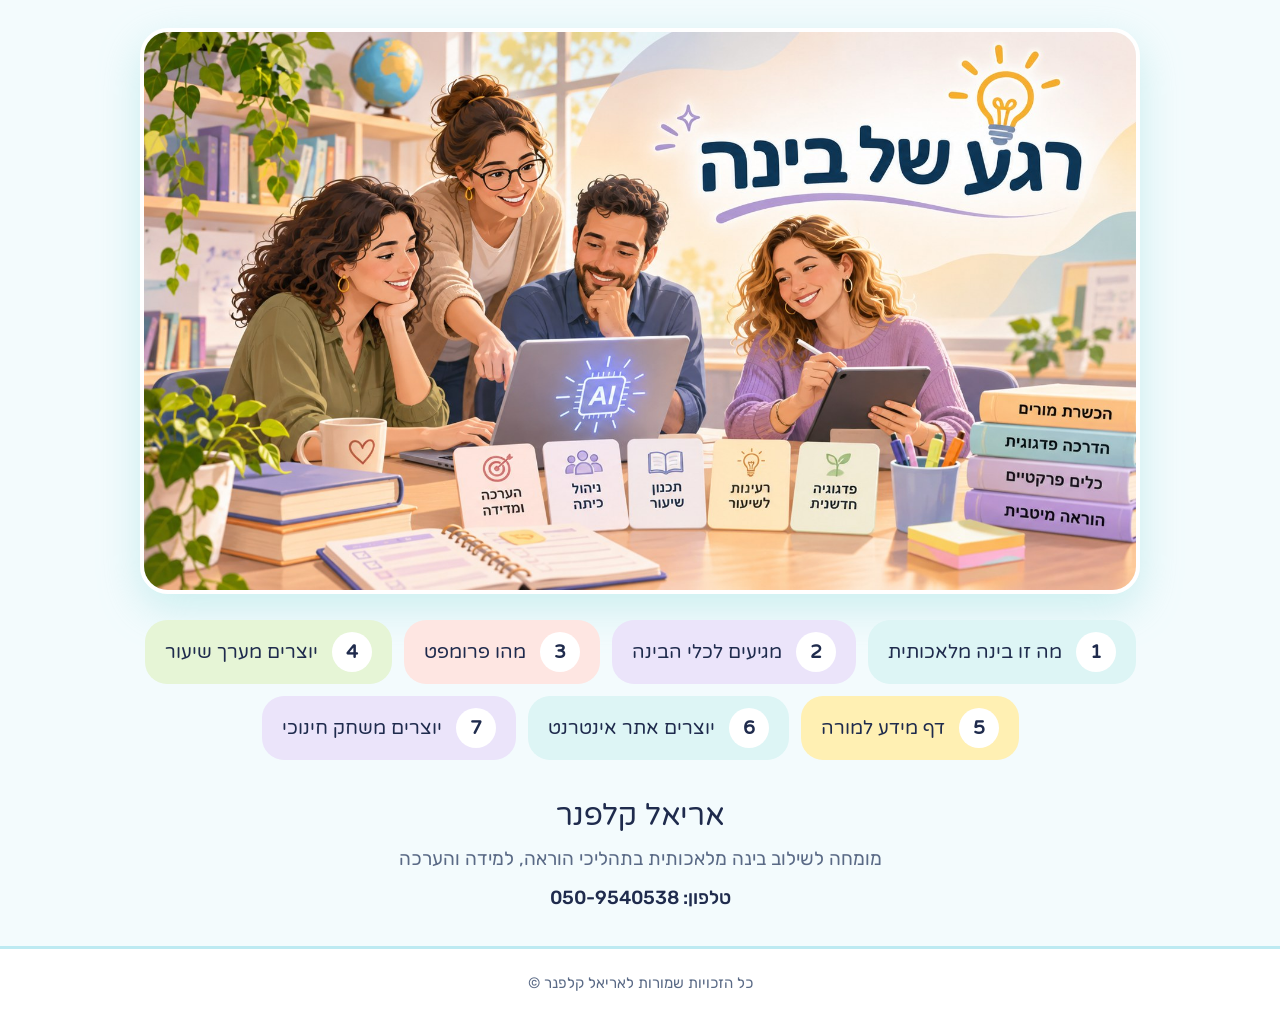
<file: index.html>
<!DOCTYPE html>
<html lang="he" dir="rtl">
<head>
<meta charset="utf-8">
<meta name="viewport" content="width=device-width, initial-scale=1">
<title>רגע של בינה</title>
<link rel="preconnect" href="https://fonts.googleapis.com">
<link rel="preconnect" href="https://fonts.gstatic.com" crossorigin>
<link href="https://fonts.googleapis.com/css2?family=Rubik:wght@400;500;700&family=Varela+Round&display=swap" rel="stylesheet">
<link rel="stylesheet" href="style.css">
</head>
<body class="cover-page">

<main class="wrap">
  <figure class="cover-fig">
    <img src="cover-image.jpg" width="1672" height="941" alt="ארבעה מורים עובדים יחד סביב מחשב נייד עם סמל AI. על השולחן כרטיסיות בנושאי הערכה ומדידה, ניהול כיתה, תכנון שיעור, רעיונות לשיעור ופדגוגיה חדשנית. בכותרת התמונה כתוב: רגע של בינה.">
  </figure>

    <nav class="cover-menu" aria-label="תפריט האתר">
    <a class="toc-item t1" href="ai.html"><span class="toc-num">1</span><span>מה זו בינה מלאכותית</span></a>
    <a class="toc-item t2" href="tools.html"><span class="toc-num">2</span><span>מגיעים לכלי הבינה</span></a>
    <a class="toc-item t3" href="prompt.html"><span class="toc-num">3</span><span>מהו פרומפט</span></a>
    <a class="toc-item t4" href="lesson.html"><span class="toc-num">4</span><span>יוצרים מערך שיעור</span></a>
    <a class="toc-item t5" href="info.html"><span class="toc-num">5</span><span>דף מידע למורה</span></a>
    <a class="toc-item t1" href="web.html"><span class="toc-num">6</span><span>יוצרים אתר אינטרנט</span></a>
    <a class="toc-item t2" href="game.html"><span class="toc-num">7</span><span>יוצרים משחק חינוכי</span></a>
  </nav>

  <section class="cover-intro">
    <h1 class="visually-hidden">רגע של בינה</h1>
    <div class="about">
      <strong class="about-name">אריאל קלפנר</strong>
      <span class="about-role">מומחה לשילוב בינה מלאכותית בתהליכי הוראה, למידה והערכה</span>
      <span class="about-phone">טלפון: <bdi dir="ltr">050-9540538</bdi></span>
    </div>
  </section>
</main>

<footer class="site-footer">
  <div class="foot-in">
    <span class="foot-rights">כל הזכויות שמורות לאריאל קלפנר ©</span>
  </div>
</footer>
</body>
</html>
</file>
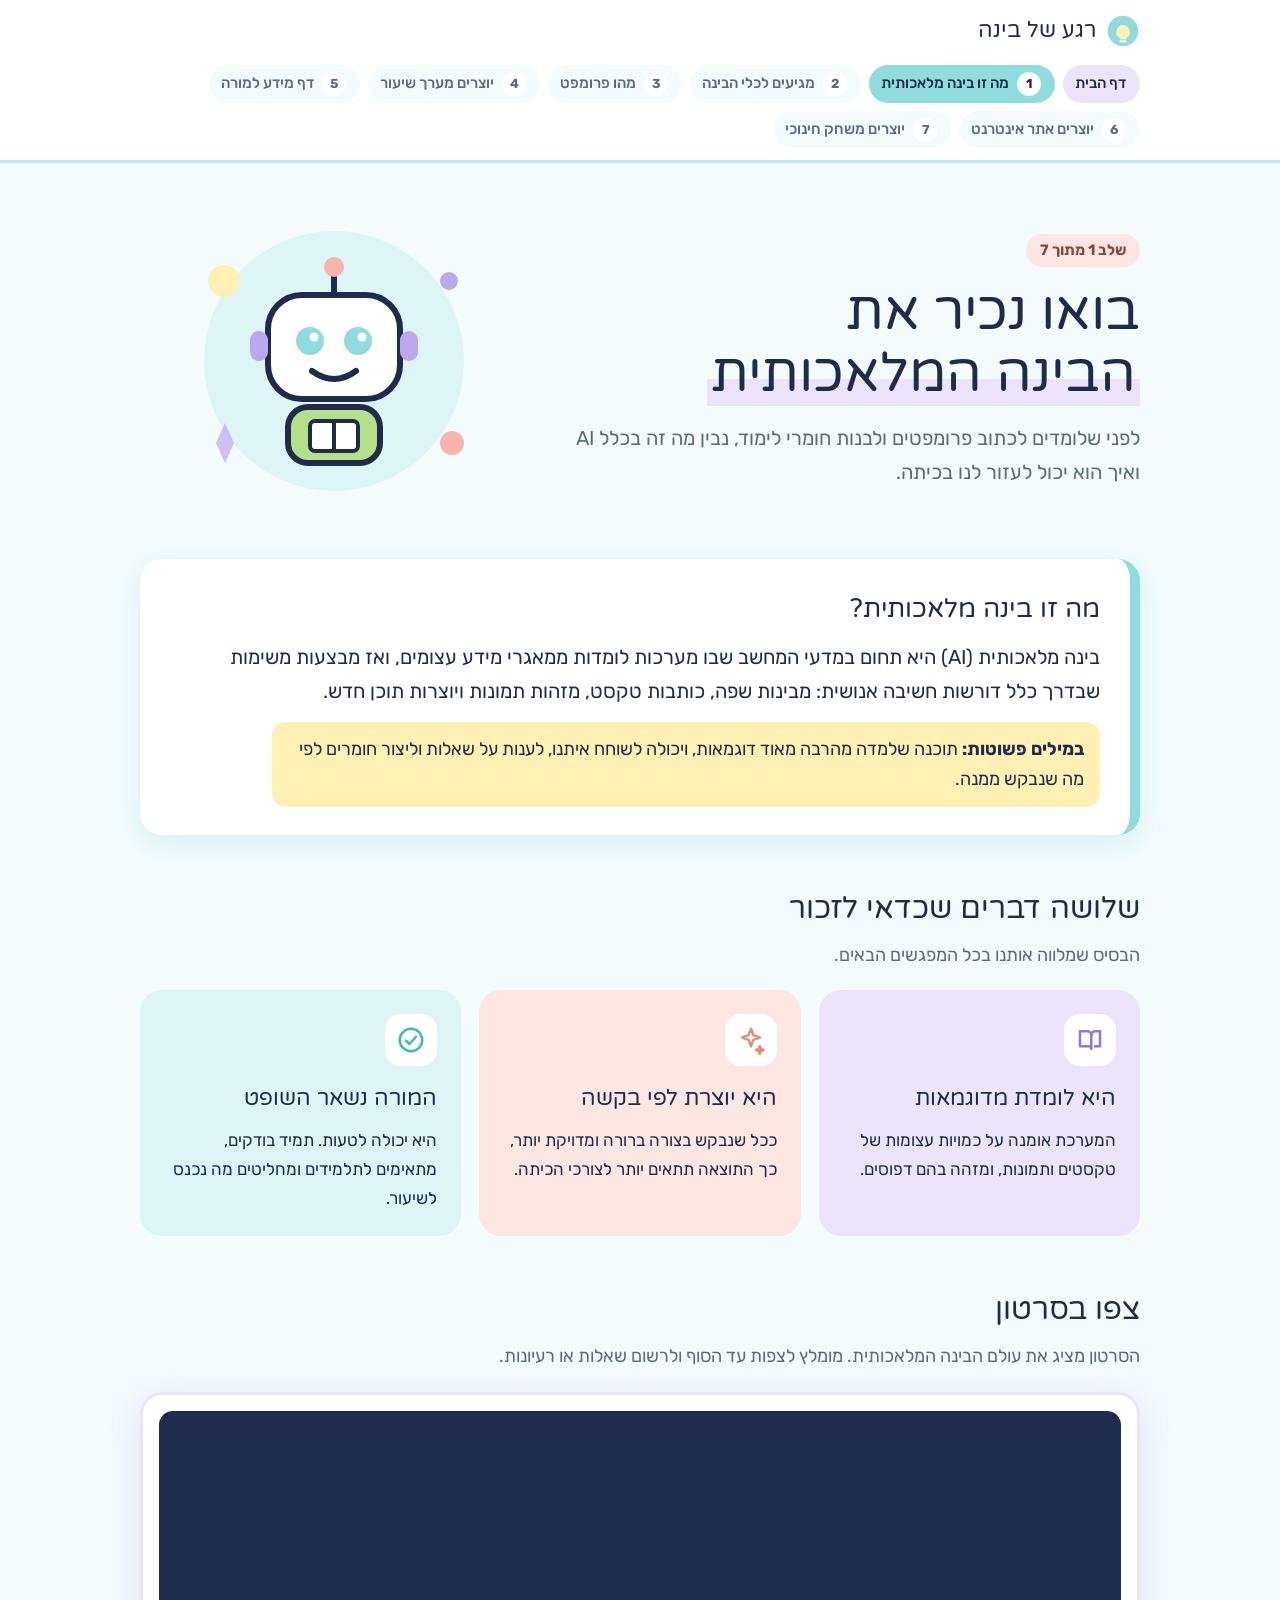
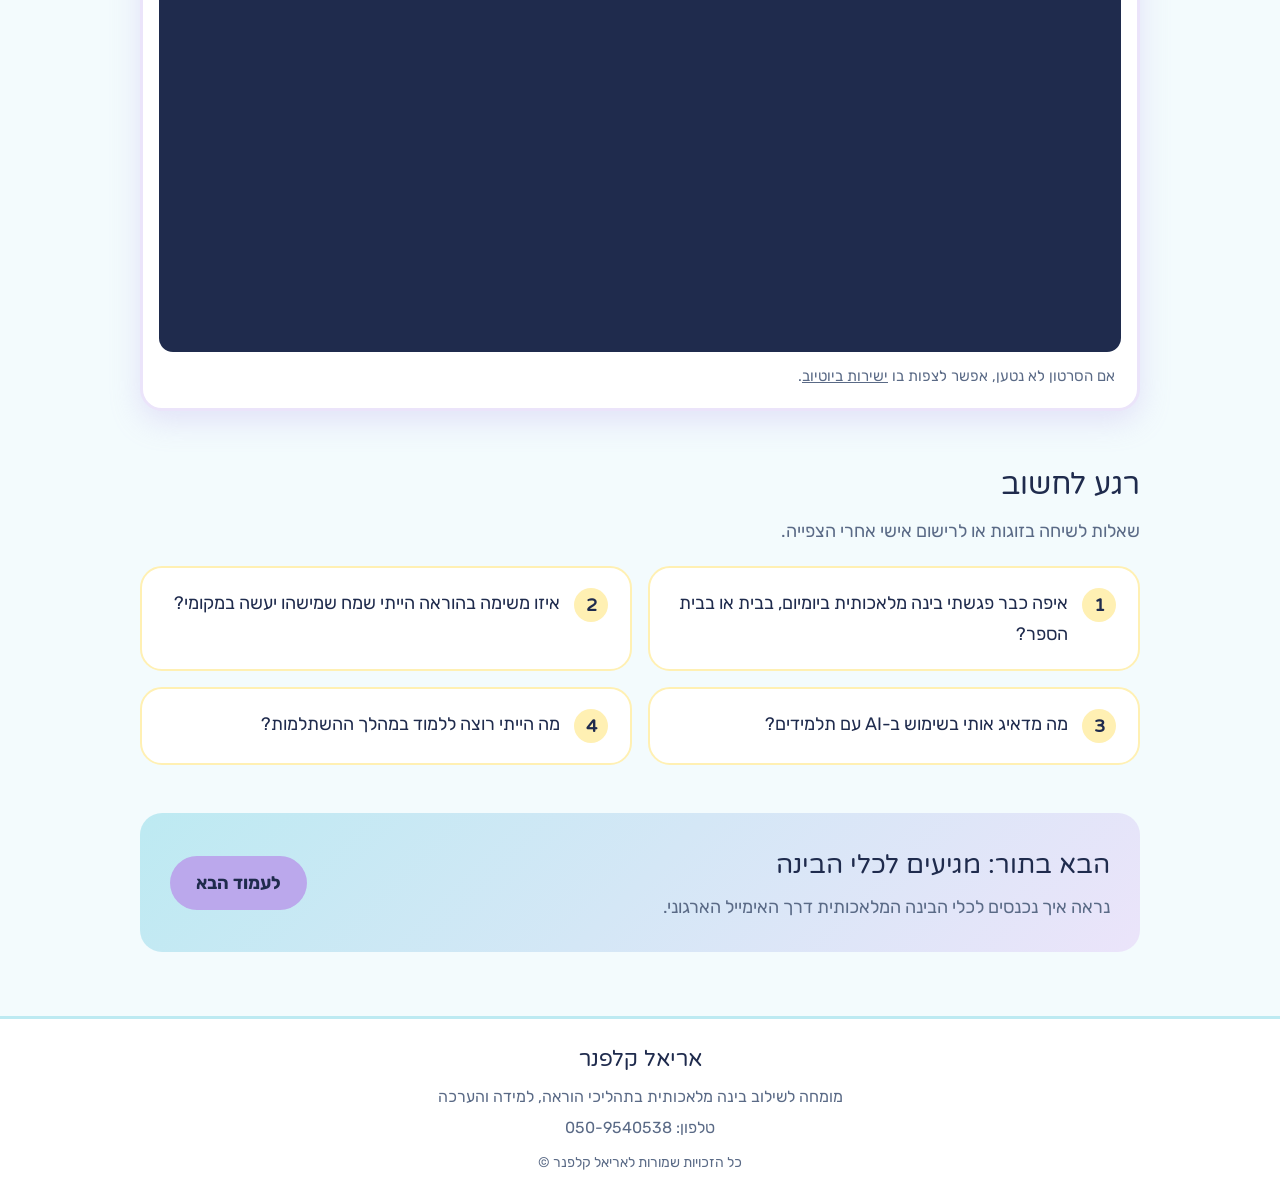
<file: ai.html>
<!DOCTYPE html>
<html lang="he" dir="rtl">
<head>
<meta charset="utf-8">
<meta name="viewport" content="width=device-width, initial-scale=1">
<title>רגע של בינה - מה זו בינה מלאכותית</title>
<link rel="preconnect" href="https://fonts.googleapis.com">
<link rel="preconnect" href="https://fonts.gstatic.com" crossorigin>
<link href="https://fonts.googleapis.com/css2?family=Rubik:wght@400;500;700&family=Varela+Round&display=swap" rel="stylesheet">
<link rel="stylesheet" href="style.css">
</head>
<body>

<header>
  <div class="bar">
    <a class="brand" href="index.html" aria-label="רגע של בינה - לדף הבית">
      <svg viewBox="0 0 40 40" aria-hidden="true"><circle cx="20" cy="20" r="18" fill="#8FDCDC"/><path d="M12 22c0-5 3.6-9 8-9s8 4 8 9c0 3-1.6 5-4 6v2h-8v-2c-2.4-1-4-3-4-6z" fill="#FFF0B3"/><rect x="16" y="31" width="8" height="2.5" rx="1.2" fill="#fff"/></svg>
      רגע של בינה
    </a>
    <button class="menu-btn" type="button" id="menu-btn" aria-expanded="false" aria-controls="site-nav"><span class="menu-ic" aria-hidden="true"></span>תפריט</button>
    <nav id="site-nav" aria-label="תפריט האתר">
      <ol>
        <li class="home"><a href="index.html">דף הבית</a></li>
        <li class="on"><a aria-current="page" href="ai.html"><b>1</b>מה זו בינה מלאכותית</a></li>
        <li><a href="tools.html"><b>2</b>מגיעים לכלי הבינה</a></li>
        <li><a href="prompt.html"><b>3</b>מהו פרומפט</a></li>
        <li><a href="lesson.html"><b>4</b>יוצרים מערך שיעור</a></li>
        <li><a href="info.html"><b>5</b>דף מידע למורה</a></li>
        <li><a href="web.html"><b>6</b>יוצרים אתר אינטרנט</a></li>
        <li><a href="game.html"><b>7</b>יוצרים משחק חינוכי</a></li>
      </ol>
    </nav>
  </div>
</header>

<main class="wrap">

  <section class="hero">
    <div>
      <span class="tag">שלב 1 מתוך 7</span>
      <h1>בואו נכיר את <mark>הבינה המלאכותית</mark></h1>
      <p class="lead">לפני שלומדים לכתוב פרומפטים ולבנות חומרי לימוד, נבין מה זה בכלל AI ואיך הוא יכול לעזור לנו בכיתה.</p>
    </div>
    <svg class="art" viewBox="0 0 340 300" role="img" aria-label="איור צבעוני של רובוט ידידותי לצד כוכבים">
      <circle cx="170" cy="150" r="130" fill="#DDF5F5"/>
      <circle cx="60" cy="70" r="16" fill="#FFF0B3"/>
      <circle cx="288" cy="232" r="12" fill="#F9B5AC"/>
      <circle cx="285" cy="70" r="9" fill="#BBA8EC"/>
      <path d="M52 232l9 20 9-20-9-20z" fill="#BBA8EC" opacity=".7"/>
      <line x1="170" y1="62" x2="170" y2="84" stroke="#1F2B4D" stroke-width="6" stroke-linecap="round"/>
      <circle cx="170" cy="56" r="10" fill="#F9B5AC"/>
      <rect x="104" y="84" width="132" height="104" rx="34" fill="#fff" stroke="#1F2B4D" stroke-width="6"/>
      <circle cx="146" cy="130" r="14" fill="#8FDCDC"/>
      <circle cx="194" cy="130" r="14" fill="#8FDCDC"/>
      <circle cx="150" cy="126" r="4.5" fill="#fff"/>
      <circle cx="198" cy="126" r="4.5" fill="#fff"/>
      <path d="M148 160q22 16 44 0" fill="none" stroke="#1F2B4D" stroke-width="6" stroke-linecap="round"/>
      <rect x="124" y="196" width="92" height="56" rx="20" fill="#B5E08A" stroke="#1F2B4D" stroke-width="6"/>
      <rect x="146" y="210" width="48" height="30" rx="5" fill="#fff" stroke="#1F2B4D" stroke-width="4"/>
      <line x1="170" y1="210" x2="170" y2="240" stroke="#1F2B4D" stroke-width="4"/>
      <rect x="86" y="120" width="18" height="30" rx="9" fill="#BBA8EC"/>
      <rect x="236" y="120" width="18" height="30" rx="9" fill="#BBA8EC"/>
    </svg>
  </section>

  <section class="def" aria-labelledby="def-title">
    <h2 id="def-title">מה זו בינה מלאכותית?</h2>
    <p>בינה מלאכותית (AI) היא תחום במדעי המחשב שבו מערכות לומדות ממאגרי מידע עצומים, ואז מבצעות משימות שבדרך כלל דורשות חשיבה אנושית: מבינות שפה, כותבות טקסט, מזהות תמונות ויוצרות תוכן חדש.</p>
    <p class="simple"><strong>במילים פשוטות:</strong> תוכנה שלמדה מהרבה מאוד דוגמאות, ויכולה לשוחח איתנו, לענות על שאלות וליצור חומרים לפי מה שנבקש ממנה.</p>
  </section>

  <h2 class="sec">שלושה דברים שכדאי לזכור</h2>
  <p class="sub">הבסיס שמלווה אותנו בכל המפגשים הבאים.</p>
  <div class="cards">
    <article class="card c1">
      <div class="ic"><svg viewBox="0 0 24 24" fill="none" stroke-width="2" stroke-linecap="round" stroke-linejoin="round" aria-hidden="true"><path d="M4 5h6a3 3 0 0 1 3 3v11a2 2 0 0 0-2-2H4z"/><path d="M20 5h-4a3 3 0 0 0-3 3"/><path d="M20 5v12h-4"/></svg></div>
      <h3>היא לומדת מדוגמאות</h3>
      <p>המערכת אומנה על כמויות עצומות של טקסטים ותמונות, ומזהה בהם דפוסים.</p>
    </article>
    <article class="card c2">
      <div class="ic"><svg viewBox="0 0 24 24" fill="none" stroke-width="2" stroke-linecap="round" stroke-linejoin="round" aria-hidden="true"><path d="M12 3l1.9 5.1L19 10l-5.1 1.9L12 17l-1.9-5.1L5 10l5.1-1.9z"/><path d="M19 17l.8 2.2L22 20l-2.2.8L19 23l-.8-2.2L16 20l2.2-.8z"/></svg></div>
      <h3>היא יוצרת לפי בקשה</h3>
      <p>ככל שנבקש בצורה ברורה ומדויקת יותר, כך התוצאה תתאים יותר לצורכי הכיתה.</p>
    </article>
    <article class="card c3">
      <div class="ic"><svg viewBox="0 0 24 24" fill="none" stroke-width="2" stroke-linecap="round" stroke-linejoin="round" aria-hidden="true"><circle cx="12" cy="12" r="9"/><path d="M8 12.5l2.7 2.7L16 9.5"/></svg></div>
      <h3>המורה נשאר השופט</h3>
      <p>היא יכולה לטעות. תמיד בודקים, מתאימים לתלמידים ומחליטים מה נכנס לשיעור.</p>
    </article>
  </div>

  <h2 class="sec">צפו בסרטון</h2>
  <p class="sub">הסרטון מציג את עולם הבינה המלאכותית. מומלץ לצפות עד הסוף ולרשום שאלות או רעיונות.</p>
  <div class="video-box">
    <div class="video">
      <iframe src="https://www.youtube.com/embed/jepwwKsxE-E" title="סרטון: מה זו בינה מלאכותית" allow="accelerometer; autoplay; clipboard-write; encrypted-media; gyroscope; picture-in-picture; web-share" referrerpolicy="strict-origin-when-cross-origin" allowfullscreen loading="lazy"></iframe>
    </div>
    <p class="video-note">אם הסרטון לא נטען, אפשר לצפות בו <a href="https://youtu.be/jepwwKsxE-E" target="_blank" rel="noopener">ישירות ביוטיוב</a>.</p>
  </div>

  <h2 class="sec">רגע לחשוב</h2>
  <p class="sub">שאלות לשיחה בזוגות או לרישום אישי אחרי הצפייה.</p>
  <div class="think">
    <div class="q"><span>1</span><p>איפה כבר פגשתי בינה מלאכותית ביומיום, בבית או בבית הספר?</p></div>
    <div class="q"><span>2</span><p>איזו משימה בהוראה הייתי שמח שמישהו יעשה במקומי?</p></div>
    <div class="q"><span>3</span><p>מה מדאיג אותי בשימוש ב-AI עם תלמידים?</p></div>
    <div class="q"><span>4</span><p>מה הייתי רוצה ללמוד במהלך ההשתלמות?</p></div>
  </div>

  <section class="next" aria-labelledby="next-title">
    <div>
      <h2 id="next-title">הבא בתור: מגיעים לכלי הבינה</h2>
      <p>נראה איך נכנסים לכלי הבינה המלאכותית דרך האימייל הארגוני.</p>
    </div>
    <div class="btns"><a class="btn" href="tools.html">לעמוד הבא</a></div>
  </section>
</main>

<footer class="site-footer">
  <div class="foot-in">
    <strong class="foot-name">אריאל קלפנר</strong>
    <span class="foot-role">מומחה לשילוב בינה מלאכותית בתהליכי הוראה, למידה והערכה</span>
    <span class="foot-phone">טלפון: <bdi dir="ltr">050-9540538</bdi></span>
    <span class="foot-rights">כל הזכויות שמורות לאריאל קלפנר ©</span>
  </div>
</footer>
<script src="menu.js"></script>
</body>
</html>
</file>
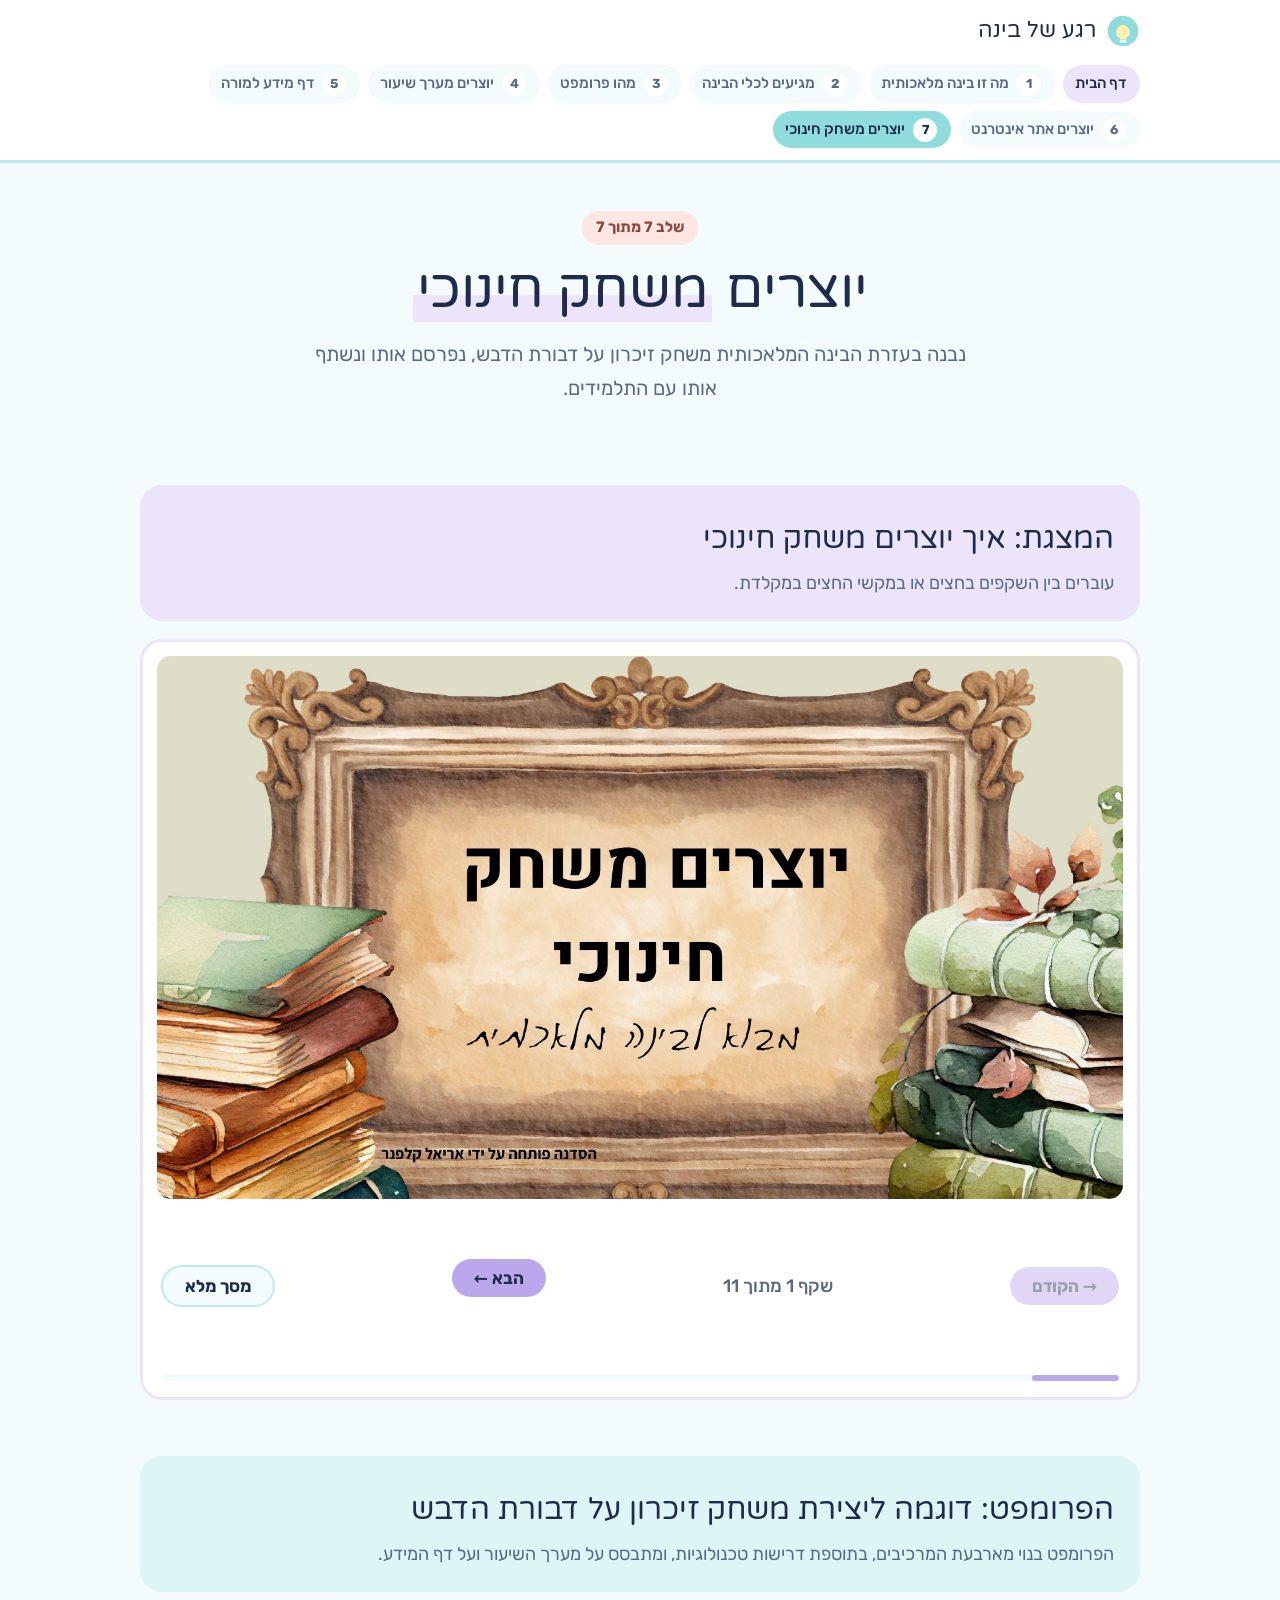
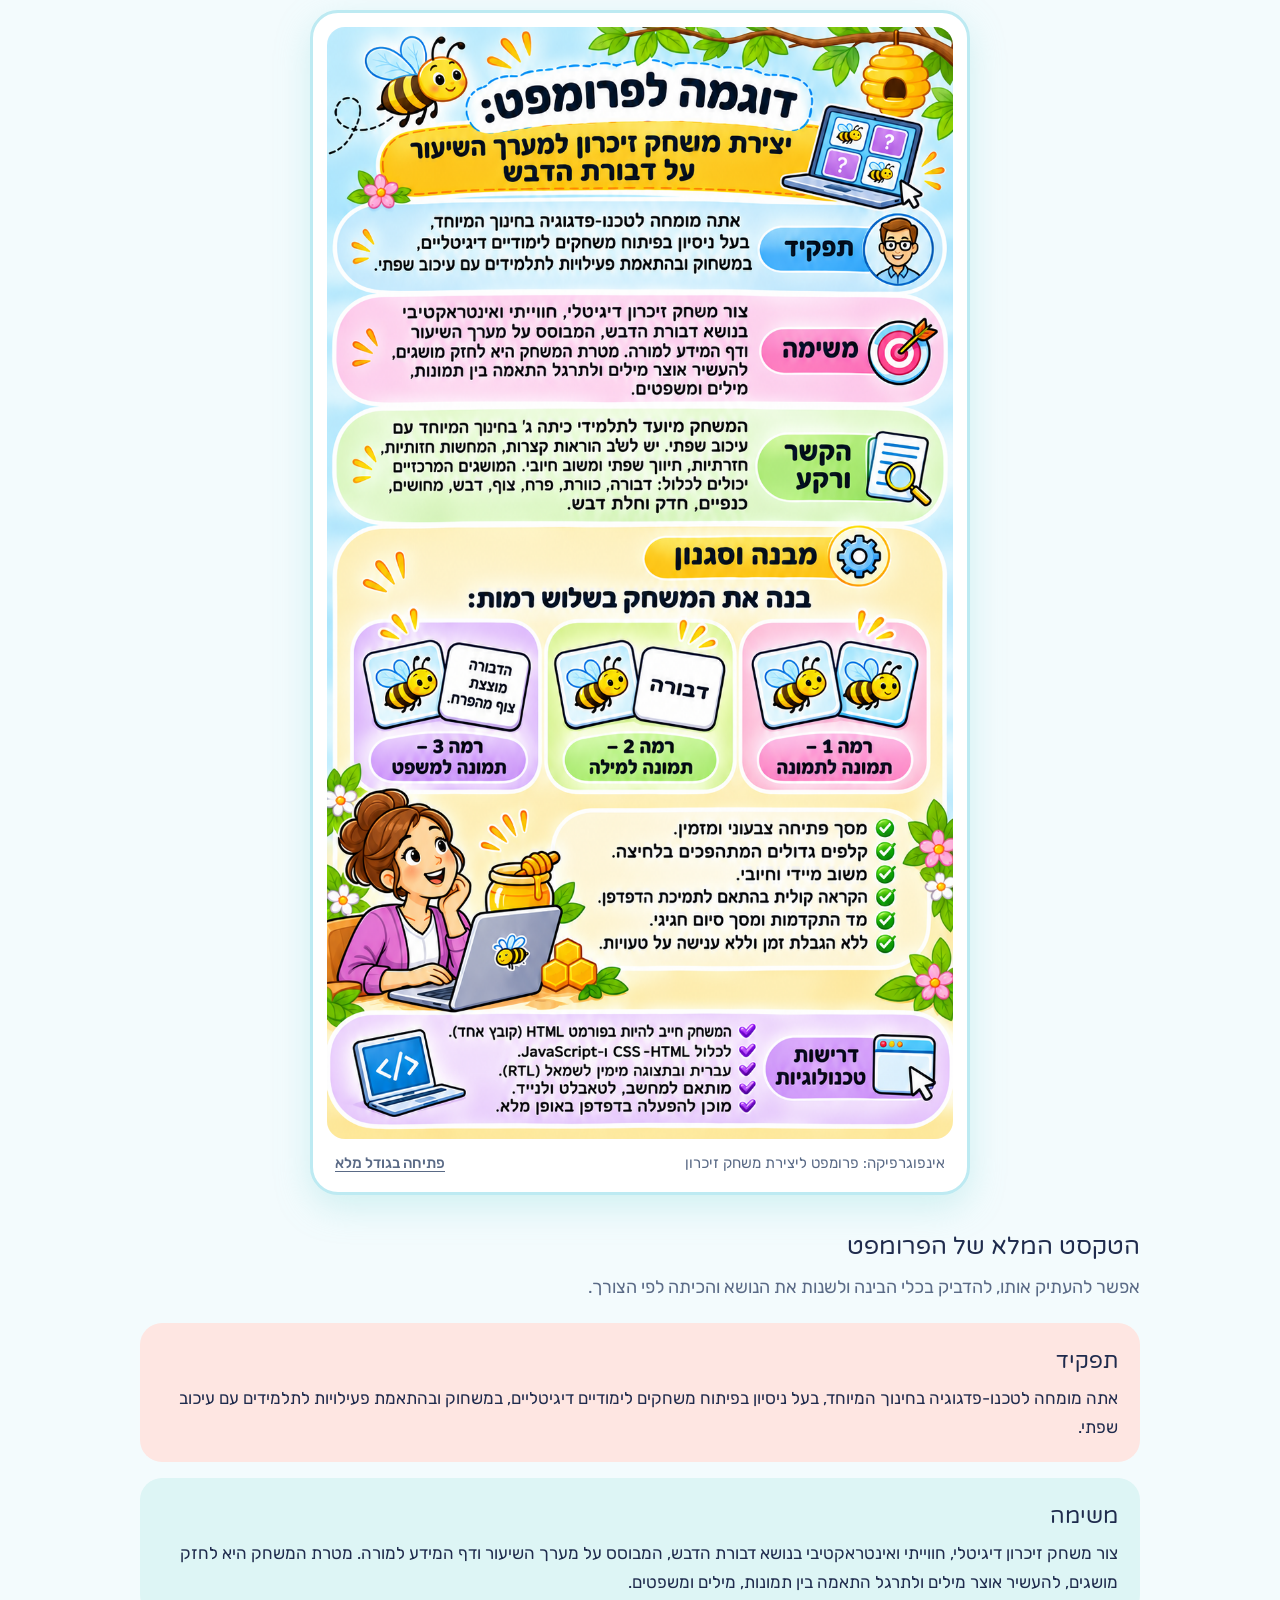
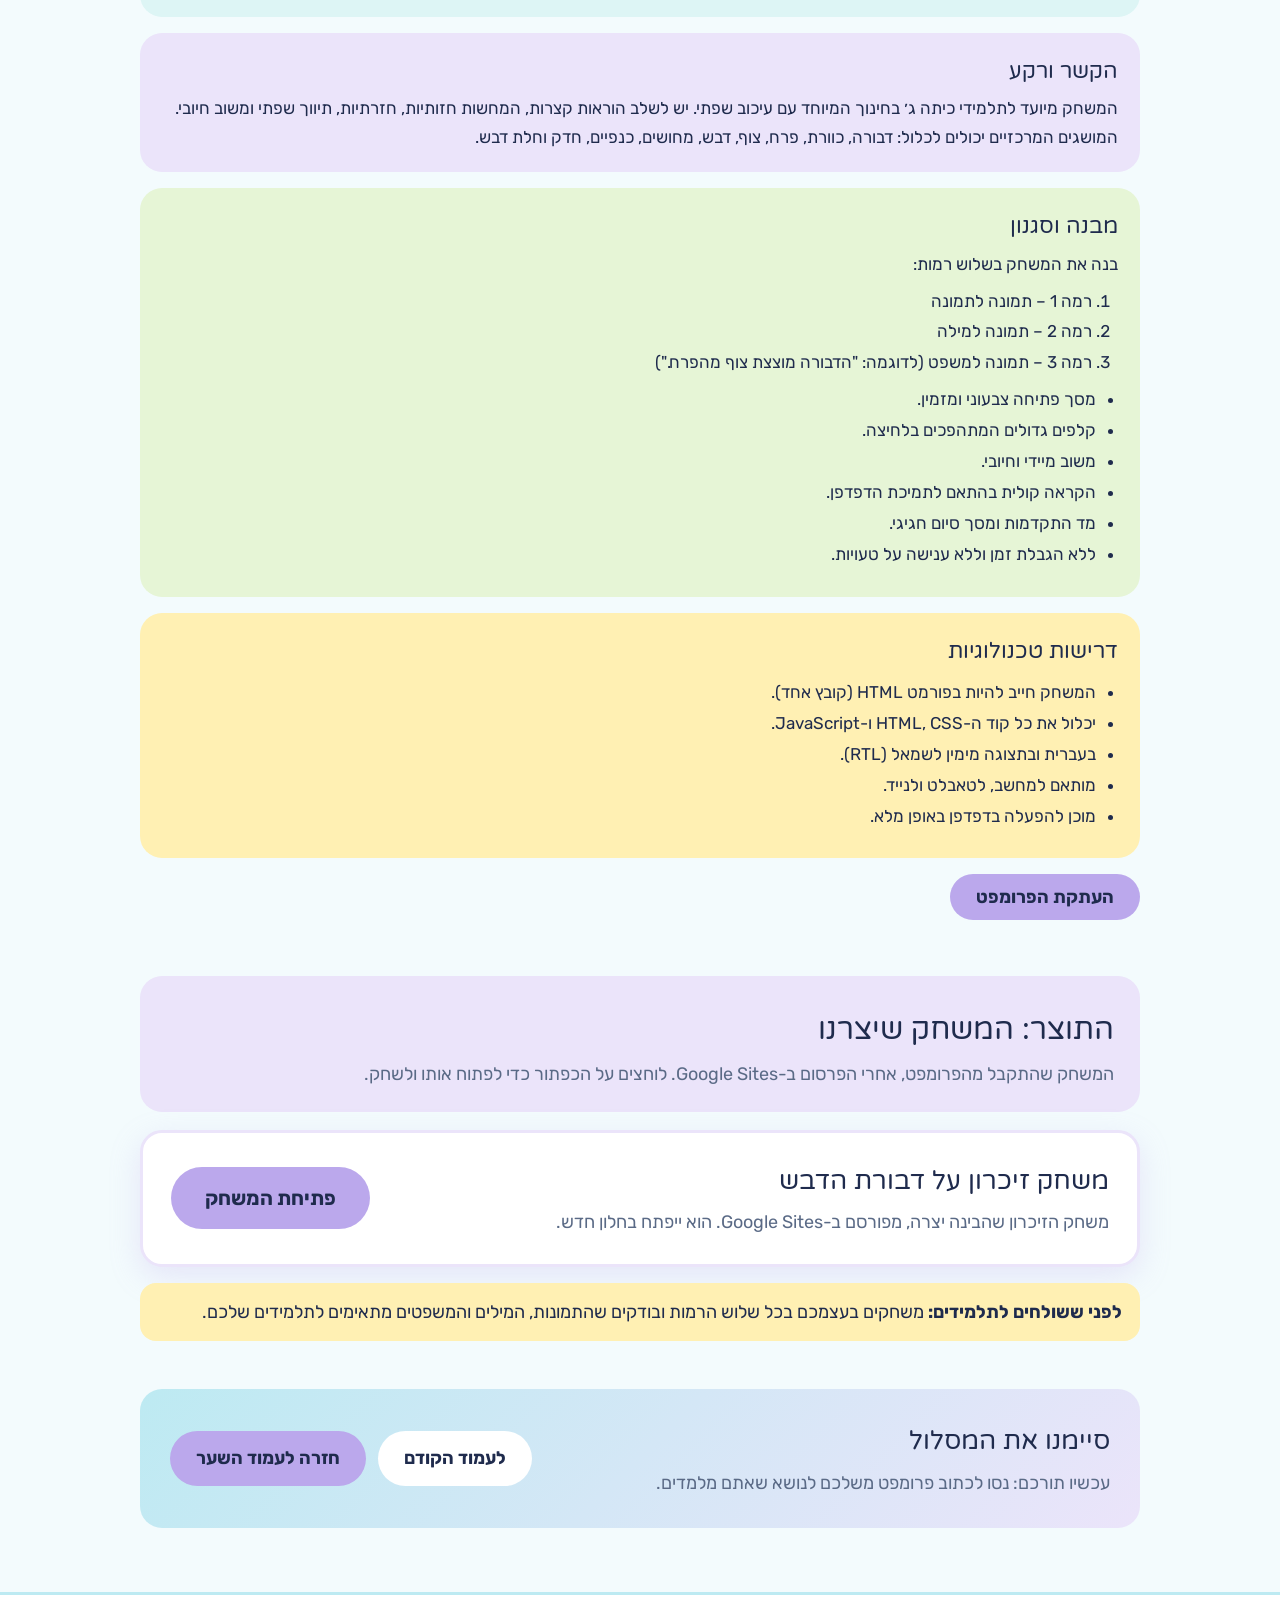
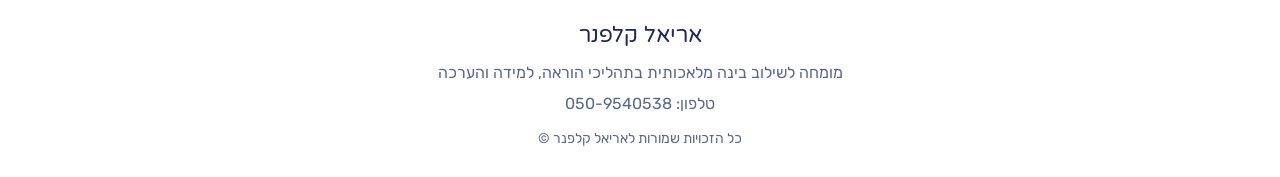
<file: game.html>
<!DOCTYPE html>
<html lang="he" dir="rtl">
<head>
<meta charset="utf-8">
<meta name="viewport" content="width=device-width, initial-scale=1">
<title>רגע של בינה - יוצרים משחק חינוכי</title>
<link rel="preconnect" href="https://fonts.googleapis.com">
<link rel="preconnect" href="https://fonts.gstatic.com" crossorigin>
<link href="https://fonts.googleapis.com/css2?family=Rubik:wght@400;500;700&family=Varela+Round&display=swap" rel="stylesheet">
<link rel="stylesheet" href="style.css">
</head>
<body>

<header>
  <div class="bar">
    <a class="brand" href="index.html" aria-label="רגע של בינה - לדף הבית">
      <svg viewBox="0 0 40 40" aria-hidden="true"><circle cx="20" cy="20" r="18" fill="#8FDCDC"/><path d="M12 22c0-5 3.6-9 8-9s8 4 8 9c0 3-1.6 5-4 6v2h-8v-2c-2.4-1-4-3-4-6z" fill="#FFF0B3"/><rect x="16" y="31" width="8" height="2.5" rx="1.2" fill="#fff"/></svg>
      רגע של בינה
    </a>
    <button class="menu-btn" type="button" id="menu-btn" aria-expanded="false" aria-controls="site-nav"><span class="menu-ic" aria-hidden="true"></span>תפריט</button>
    <nav id="site-nav" aria-label="תפריט האתר">
      <ol>
        <li class="home"><a href="index.html">דף הבית</a></li>
        <li><a href="ai.html"><b>1</b>מה זו בינה מלאכותית</a></li>
        <li><a href="tools.html"><b>2</b>מגיעים לכלי הבינה</a></li>
        <li><a href="prompt.html"><b>3</b>מהו פרומפט</a></li>
        <li><a href="lesson.html"><b>4</b>יוצרים מערך שיעור</a></li>
        <li><a href="info.html"><b>5</b>דף מידע למורה</a></li>
        <li><a href="web.html"><b>6</b>יוצרים אתר אינטרנט</a></li>
        <li class="on"><a aria-current="page" href="game.html"><b>7</b>יוצרים משחק חינוכי</a></li>
      </ol>
    </nav>
  </div>
</header>

<main class="wrap">

  <section class="hero solo">
    <div>
      <span class="tag">שלב 7 מתוך 7</span>
      <h1>יוצרים <mark>משחק חינוכי</mark></h1>
      <p class="lead">נבנה בעזרת הבינה המלאכותית משחק זיכרון על דבורת הדבש, נפרסם אותו ונשתף אותו עם התלמידים.</p>
    </div>
  </section>

  <section id="slides" class="part-block" aria-labelledby="slides-title">
    <div class="block-head hd1">
      <h2 id="slides-title" class="sec">המצגת: איך יוצרים משחק חינוכי</h2>
      <p class="sub">עוברים בין השקפים בחצים או במקשי החצים במקלדת.</p>
    </div>
    <div class="viewer" data-name="game" data-count="11" tabindex="0" role="group" aria-label="מצגת: יוצרים משחק חינוכי">
      <div class="stage"><img class="slide" src="slides/game-01.jpg" alt="שקף 1 מתוך 11" width="1600" height="900"></div>
      <div class="controls">
        <button class="vb prev" type="button" aria-label="לשקף הקודם">&rarr; הקודם</button>
        <span class="count" aria-live="polite">שקף 1 מתוך 11</span>
        <button class="vb next" type="button" aria-label="לשקף הבא">הבא &larr;</button>
        <button class="vb fs" type="button">מסך מלא</button>
      </div>
      <div class="bar-progress" aria-hidden="true"><span></span></div>
    </div>
  </section>

  <section id="prompt" class="part-block" aria-labelledby="prompt-title">
    <div class="block-head hd2">
      <h2 id="prompt-title" class="sec">הפרומפט: דוגמה ליצירת משחק זיכרון על דבורת הדבש</h2>
      <p class="sub">הפרומפט בנוי מארבעת המרכיבים, בתוספת דרישות טכנולוגיות, ומתבסס על מערך השיעור ועל דף המידע.</p>
    </div>
    <figure class="figure">
      <img src="game-prompt-infographic.png" width="941" height="1672" loading="lazy"
           alt="אינפוגרפיקה: דוגמה לפרומפט ליצירת משחק זיכרון למערך שיעור על דבורת הדבש. החלקים: תפקיד, משימה, הקשר ורקע, מבנה וסגנון עם שלוש רמות, ודרישות טכנולוגיות. הטקסט המלא מופיע מתחת לאינפוגרפיקה.">
      <figcaption>
        <span>אינפוגרפיקה: פרומפט ליצירת משחק זיכרון</span>
        <a href="game-prompt-infographic.png" target="_blank" rel="noopener">פתיחה בגודל מלא</a>
      </figcaption>
    </figure>

    <h3 class="subhead">הטקסט המלא של הפרומפט</h3>
    <p class="sub">אפשר להעתיק אותו, להדביק בכלי הבינה ולשנות את הנושא והכיתה לפי הצורך.</p>
    <div class="parts one" id="prompt-parts">
      <article class="part p2">
        <h3>תפקיד</h3>
        <div class="body"><p>אתה מומחה לטכנו-פדגוגיה בחינוך המיוחד, בעל ניסיון בפיתוח משחקים לימודיים דיגיטליים, במשחוק ובהתאמת פעילויות לתלמידים עם עיכוב שפתי.</p></div>
      </article>
      <article class="part p1">
        <h3>משימה</h3>
        <div class="body"><p>צור משחק זיכרון דיגיטלי, חווייתי ואינטראקטיבי בנושא דבורת הדבש, המבוסס על מערך השיעור ודף המידע למורה. מטרת המשחק היא לחזק מושגים, להעשיר אוצר מילים ולתרגל התאמה בין תמונות, מילים ומשפטים.</p></div>
      </article>
      <article class="part p4">
        <h3>הקשר ורקע</h3>
        <div class="body"><p>המשחק מיועד לתלמידי כיתה ג׳ בחינוך המיוחד עם עיכוב שפתי. יש לשלב הוראות קצרות, המחשות חזותיות, חזרתיות, תיווך שפתי ומשוב חיובי. המושגים המרכזיים יכולים לכלול: דבורה, כוורת, פרח, צוף, דבש, מחושים, כנפיים, חדק וחלת דבש.</p></div>
      </article>
      <article class="part p3">
        <h3>מבנה וסגנון</h3>
        <div class="body">
          <p>בנה את המשחק בשלוש רמות:</p>
          <ol>
            <li>רמה 1 – תמונה לתמונה</li>
            <li>רמה 2 – תמונה למילה</li>
            <li>רמה 3 – תמונה למשפט (לדוגמה: "הדבורה מוצצת צוף מהפרח.")</li>
          </ol>
          <ul>
            <li>מסך פתיחה צבעוני ומזמין.</li>
            <li>קלפים גדולים המתהפכים בלחיצה.</li>
            <li>משוב מיידי וחיובי.</li>
            <li>הקראה קולית בהתאם לתמיכת הדפדפן.</li>
            <li>מד התקדמות ומסך סיום חגיגי.</li>
            <li>ללא הגבלת זמן וללא ענישה על טעויות.</li>
          </ul>
        </div>
      </article>
      <article class="part p5">
        <h3>דרישות טכנולוגיות</h3>
        <div class="body">
          <ul>
            <li>המשחק חייב להיות בפורמט HTML (קובץ אחד).</li>
            <li>יכלול את כל קוד ה-HTML, CSS ו-JavaScript.</li>
            <li>בעברית ובתצוגה מימין לשמאל (RTL).</li>
            <li>מותאם למחשב, לטאבלט ולנייד.</li>
            <li>מוכן להפעלה בדפדפן באופן מלא.</li>
          </ul>
        </div>
      </article>
    </div>
    <div class="copy-row">
      <button class="btn" type="button" id="copy-prompt">העתקת הפרומפט</button>
      <span id="copy-status" role="status" aria-live="polite"></span>
    </div>
  </section>

  <section id="result" class="part-block" aria-labelledby="result-title">
    <div class="block-head hd1">
      <h2 id="result-title" class="sec">התוצר: המשחק שיצרנו</h2>
      <p class="sub">המשחק שהתקבל מהפרומפט, אחרי הפרסום ב-Google Sites. לוחצים על הכפתור כדי לפתוח אותו ולשחק.</p>
    </div>
    <div class="link-card">
      <div class="link-text">
        <h3>משחק זיכרון על דבורת הדבש</h3>
        <p>משחק הזיכרון שהבינה יצרה, מפורסם ב-Google Sites. הוא ייפתח בחלון חדש.</p>
      </div>
      <a class="btn link-btn" href="https://sites.google.com/educ.org.il/devoragame/full-page-embed" target="_blank" rel="noopener">פתיחת המשחק</a>
    </div>
    <p class="check-note"><strong>לפני ששולחים לתלמידים:</strong> משחקים בעצמכם בכל שלוש הרמות ובודקים שהתמונות, המילים והמשפטים מתאימים לתלמידים שלכם.</p>
  </section>

  <section class="next" aria-labelledby="next-title">
    <div>
      <h2 id="next-title">סיימנו את המסלול</h2>
      <p>עכשיו תורכם: נסו לכתוב פרומפט משלכם לנושא שאתם מלמדים.</p>
    </div>
    <div class="btns">
      <a class="btn ghost" href="web.html">לעמוד הקודם</a>
      <a class="btn" href="index.html">חזרה לעמוד השער</a>
    </div>
  </section>
</main>

<footer class="site-footer">
  <div class="foot-in">
    <strong class="foot-name">אריאל קלפנר</strong>
    <span class="foot-role">מומחה לשילוב בינה מלאכותית בתהליכי הוראה, למידה והערכה</span>
    <span class="foot-phone">טלפון: <bdi dir="ltr">050-9540538</bdi></span>
    <span class="foot-rights">כל הזכויות שמורות לאריאל קלפנר ©</span>
  </div>
</footer>

<script src="viewer.js"></script>
<script>
(function(){
  var btn=document.getElementById('copy-prompt'),st=document.getElementById('copy-status');
  function text(){
    return Array.prototype.map.call(document.querySelectorAll('#prompt-parts .part'),function(p){
      var out=[];
      p.querySelectorAll('.body > *').forEach(function(el){
        if(el.tagName==='UL'){el.querySelectorAll('li').forEach(function(li){out.push('- '+li.textContent);});}
        else if(el.tagName==='OL'){el.querySelectorAll('li').forEach(function(li,k){out.push((k+1)+'. '+li.textContent);});}
        else{out.push(el.textContent);}
      });
      return p.querySelector('h3').textContent+': '+out.join('\n');
    }).join('\n\n');
  }
  function done(msg){st.textContent=msg;setTimeout(function(){st.textContent='';},3000);}
  btn.addEventListener('click',function(){
    var t=text();
    if(navigator.clipboard&&navigator.clipboard.writeText){
      navigator.clipboard.writeText(t).then(function(){done('הפרומפט הועתק');},fallback);
    }else{fallback();}
    function fallback(){
      var ta=document.createElement('textarea');ta.value=t;document.body.appendChild(ta);ta.select();
      try{document.execCommand('copy');done('הפרומפט הועתק');}catch(e){done('ההעתקה לא הצליחה, סמנו את הטקסט והעתיקו ידנית');}
      document.body.removeChild(ta);
    }
  });
})();
</script>
<script src="menu.js"></script>
</body>
</html>
</file>
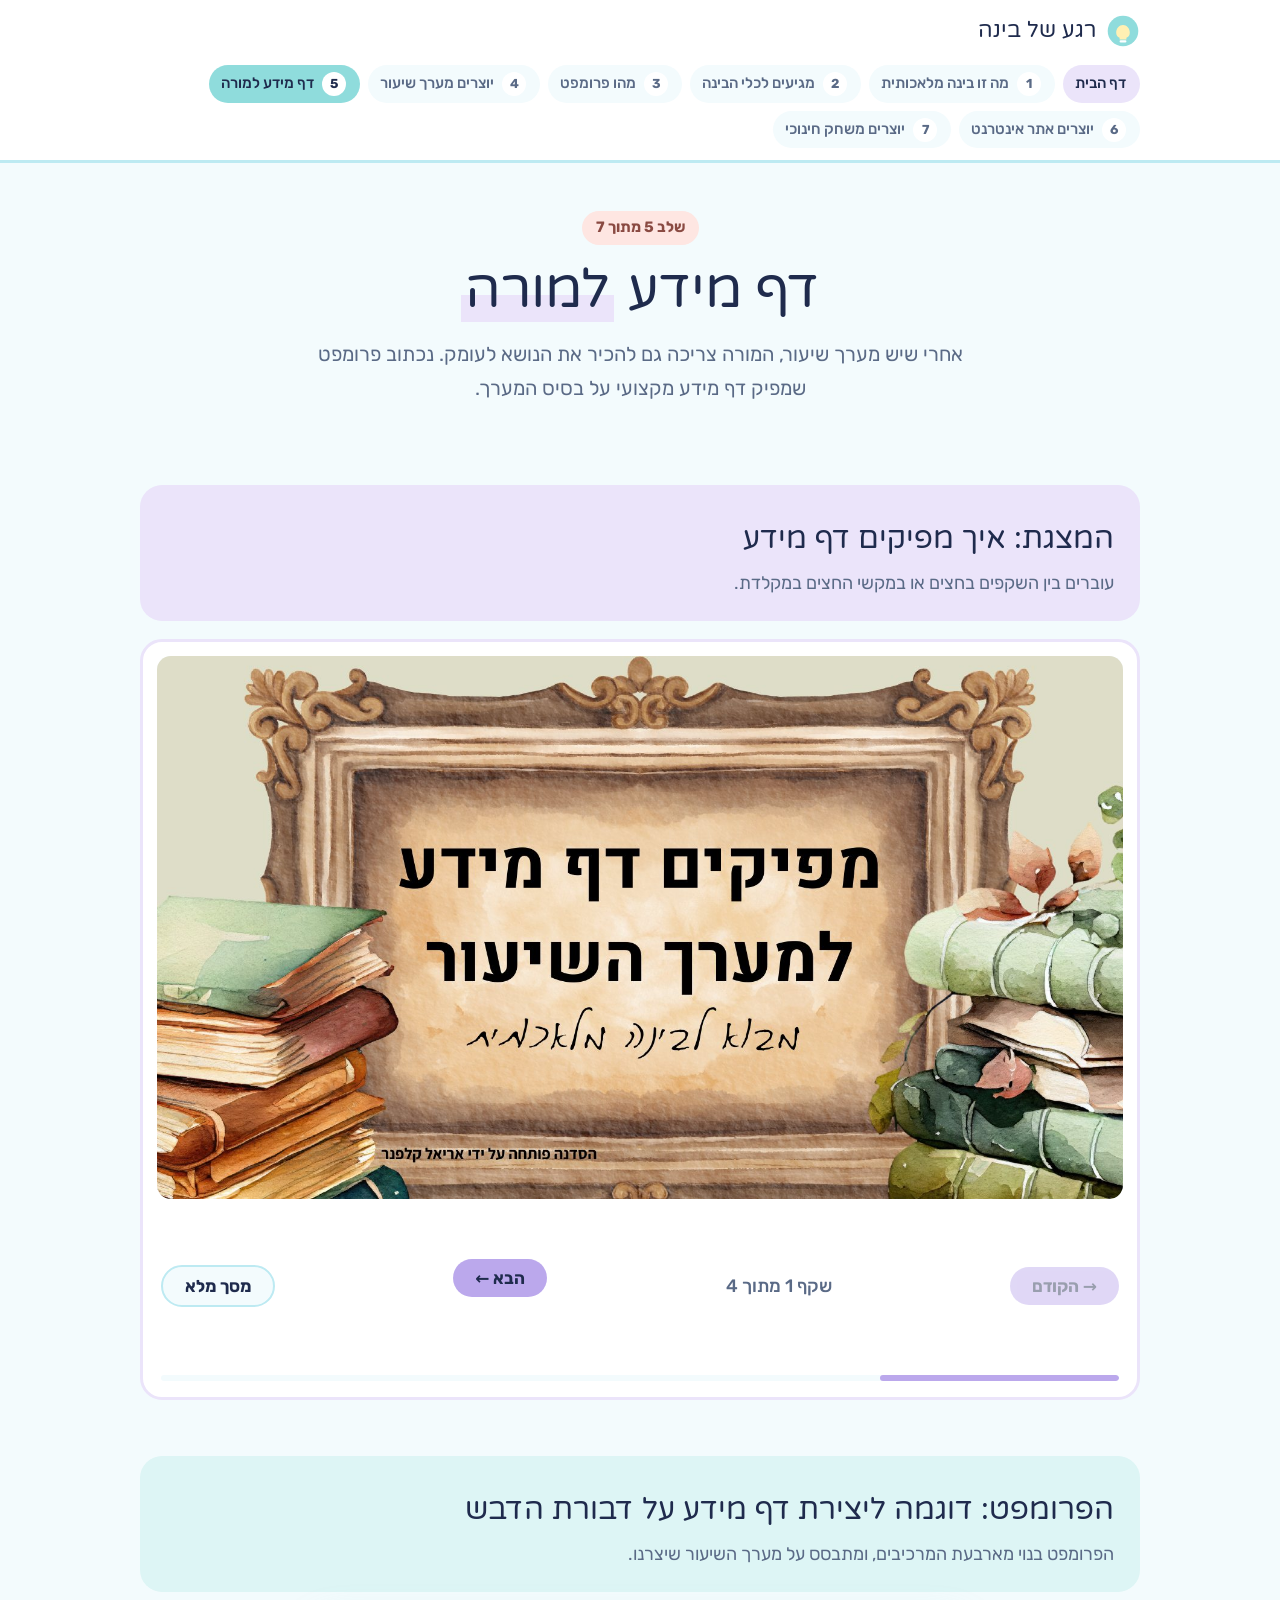
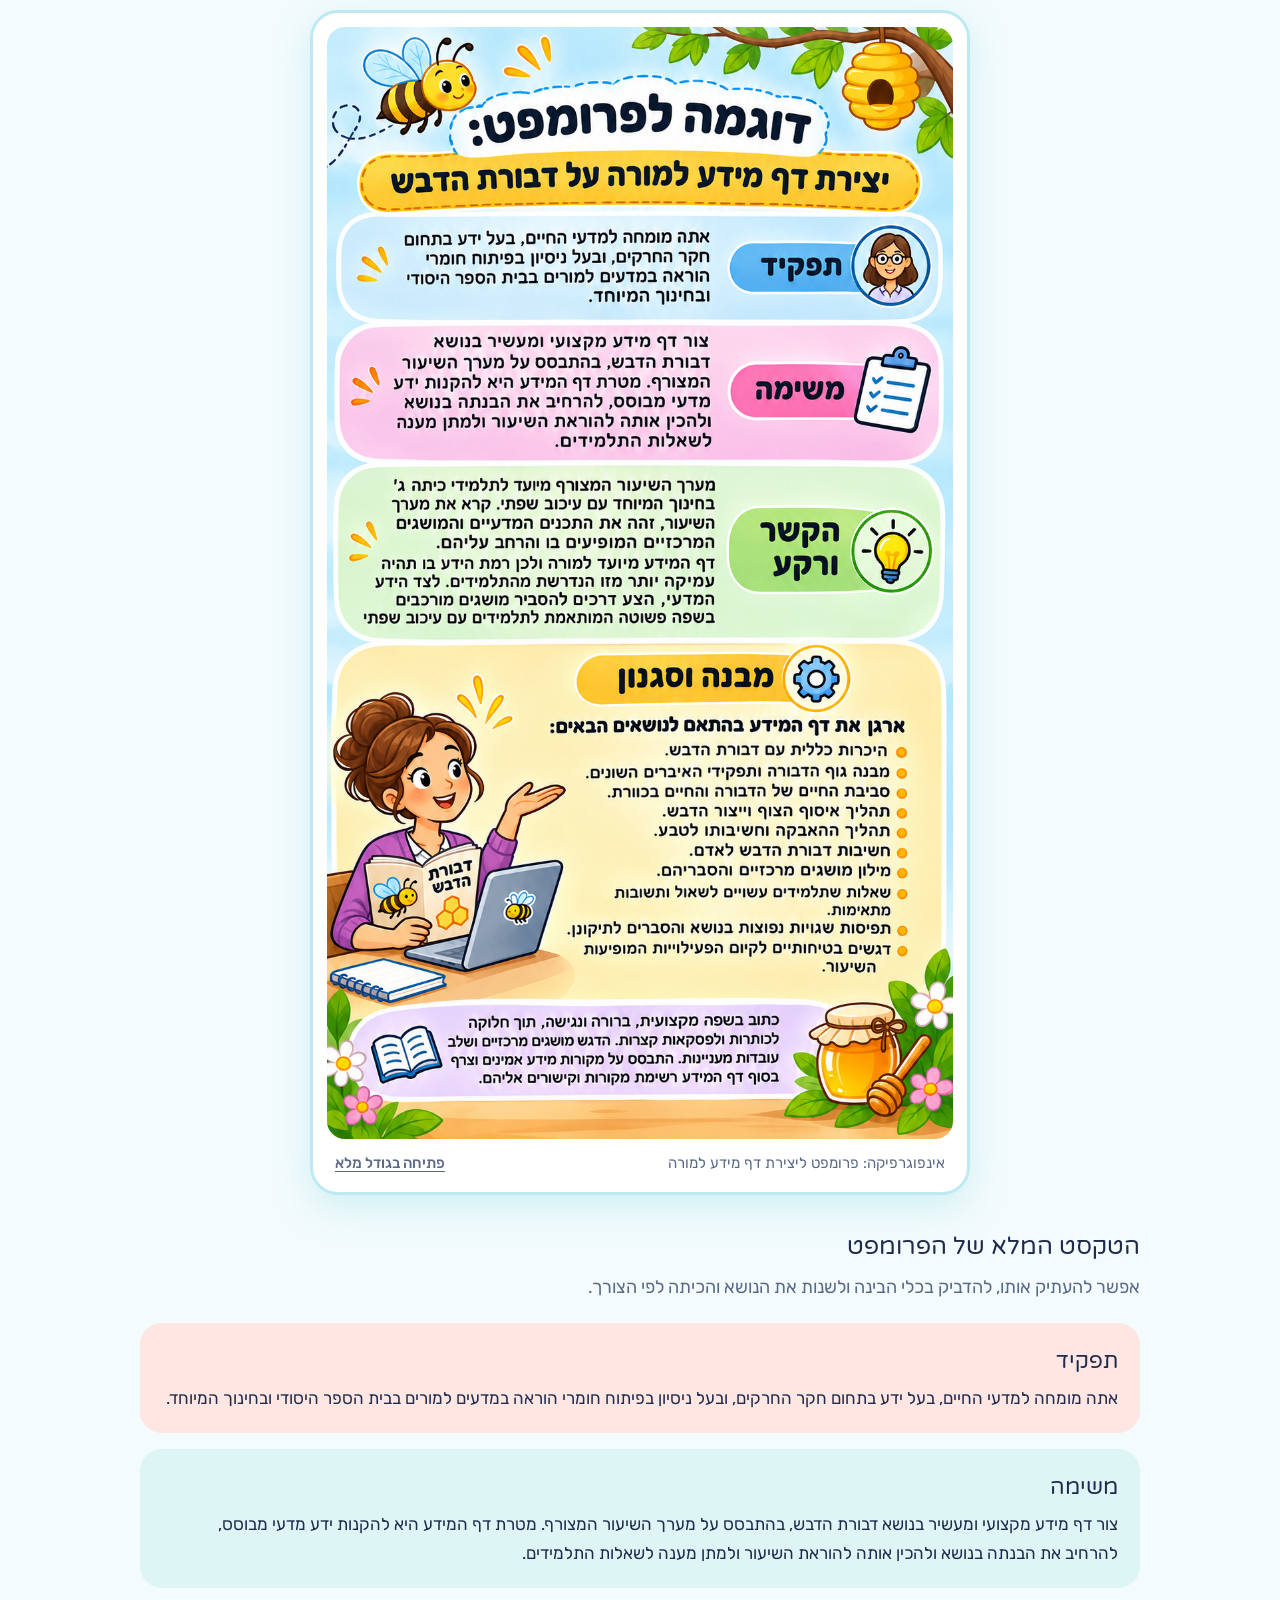
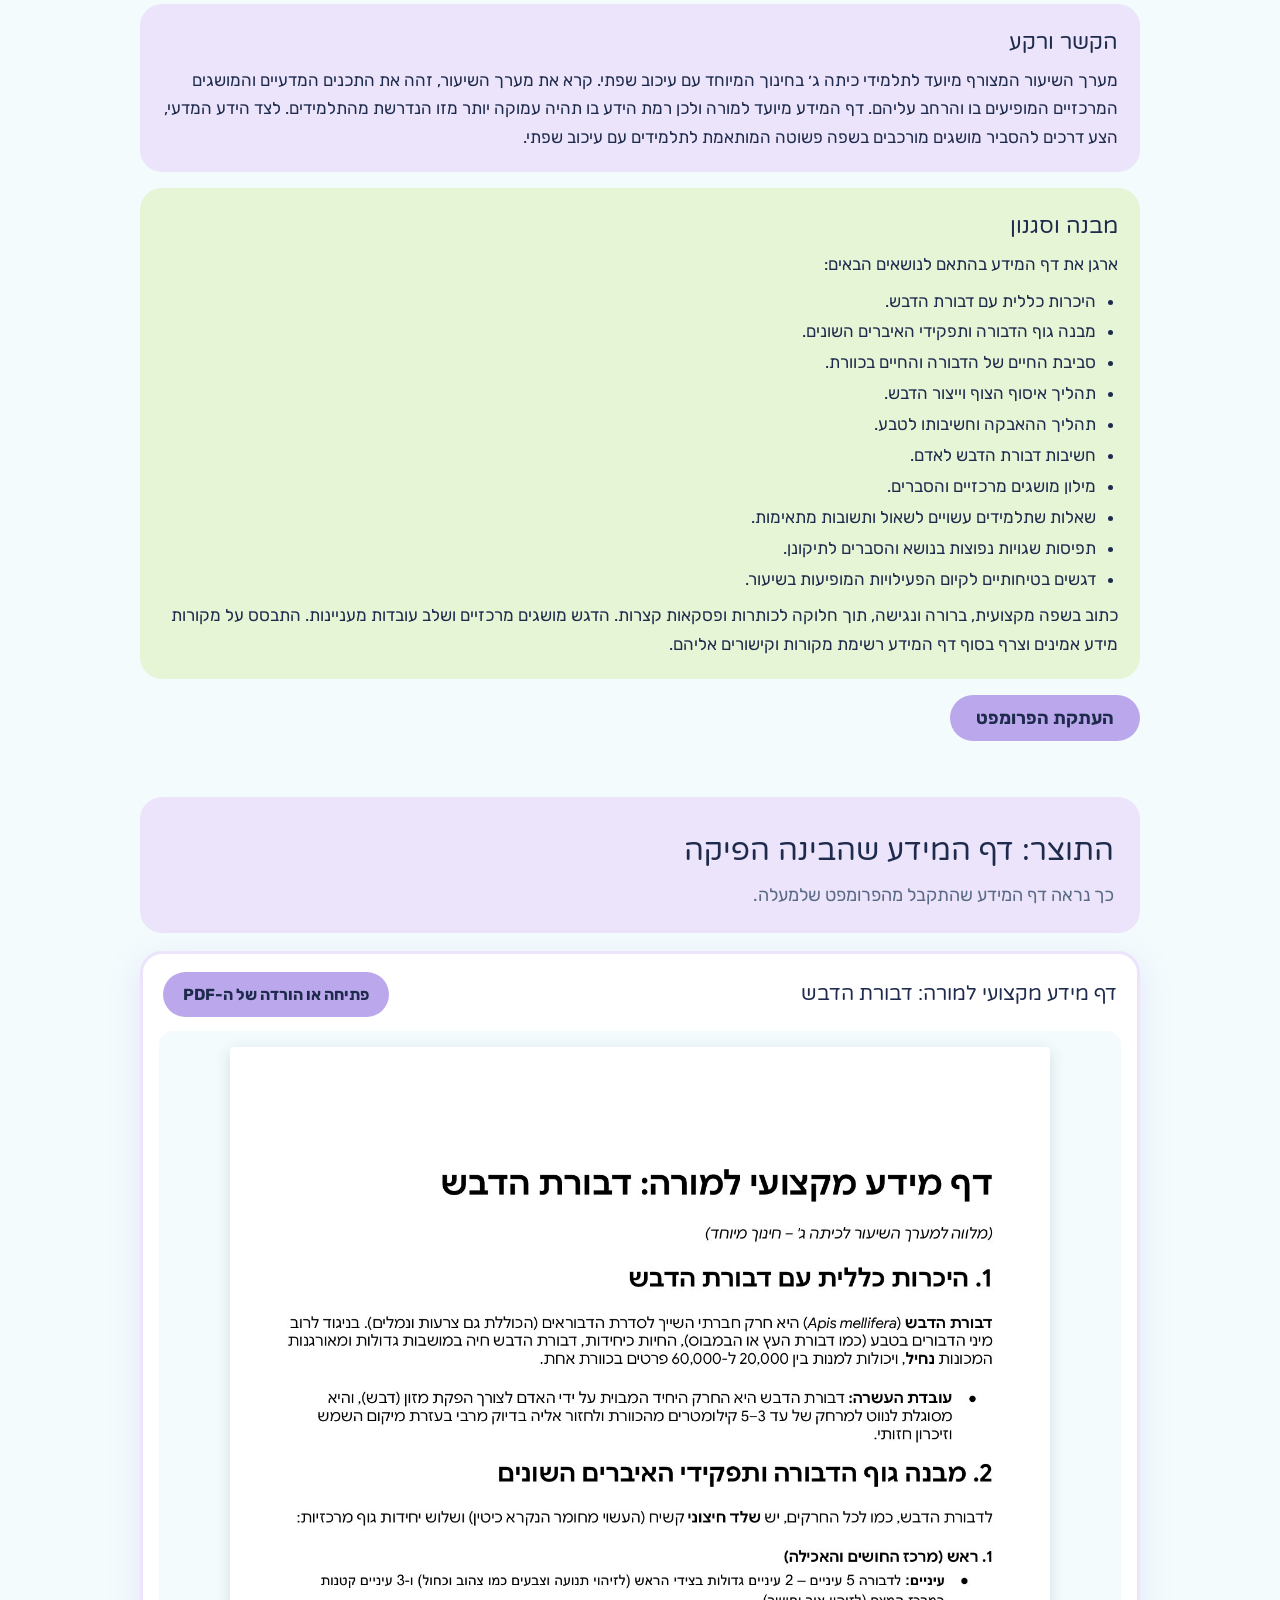
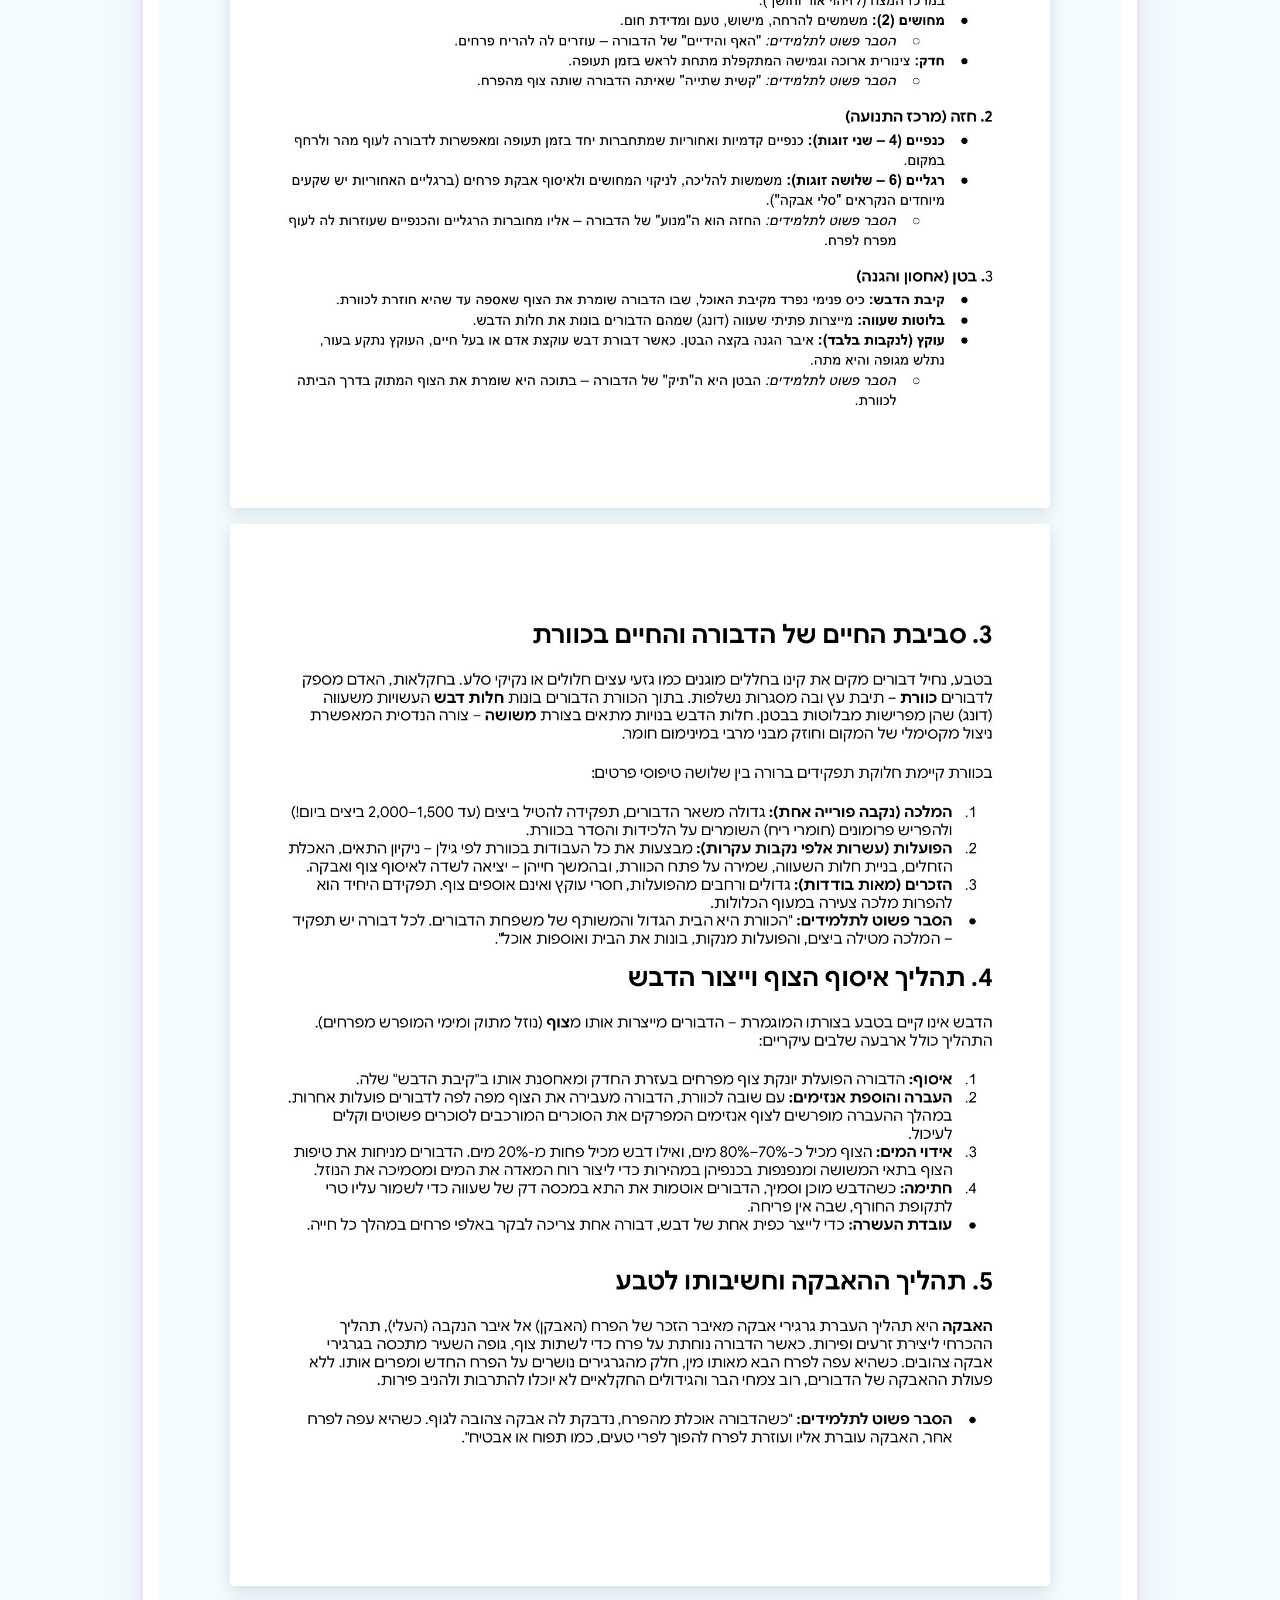
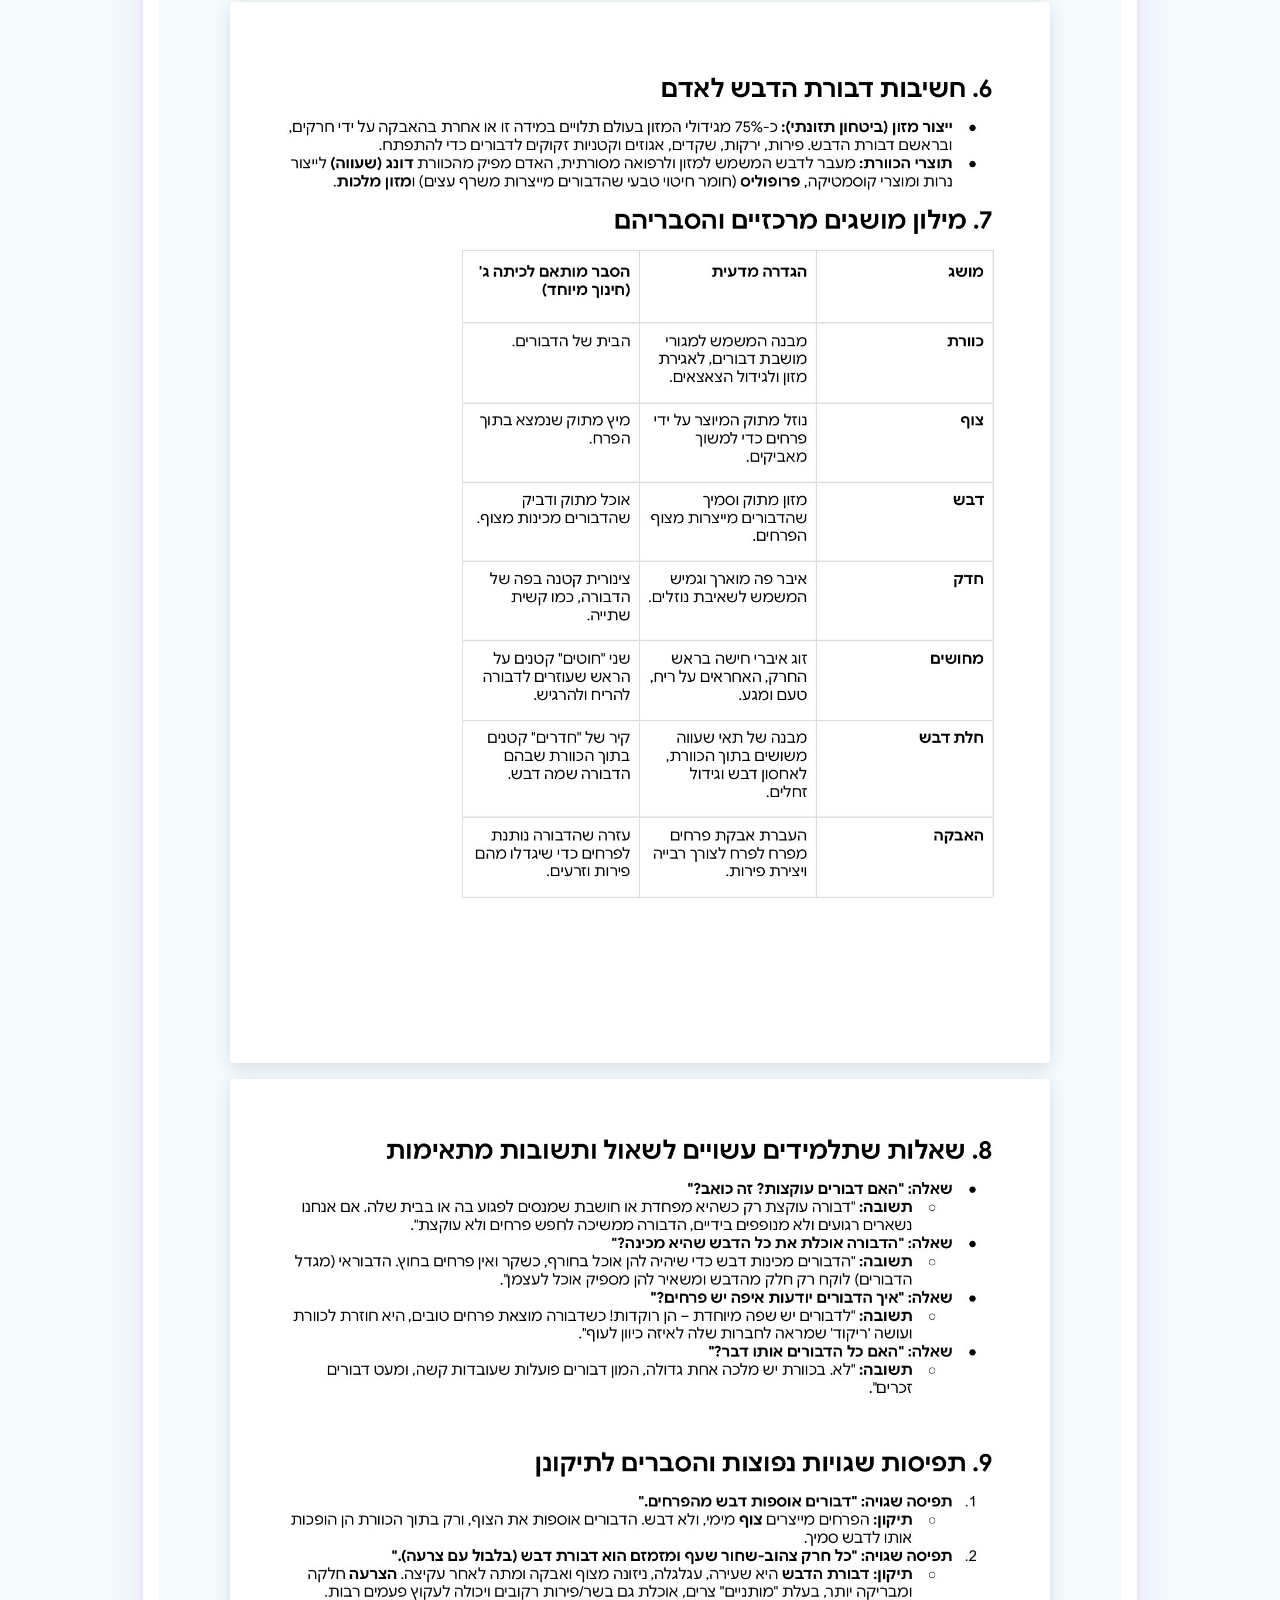
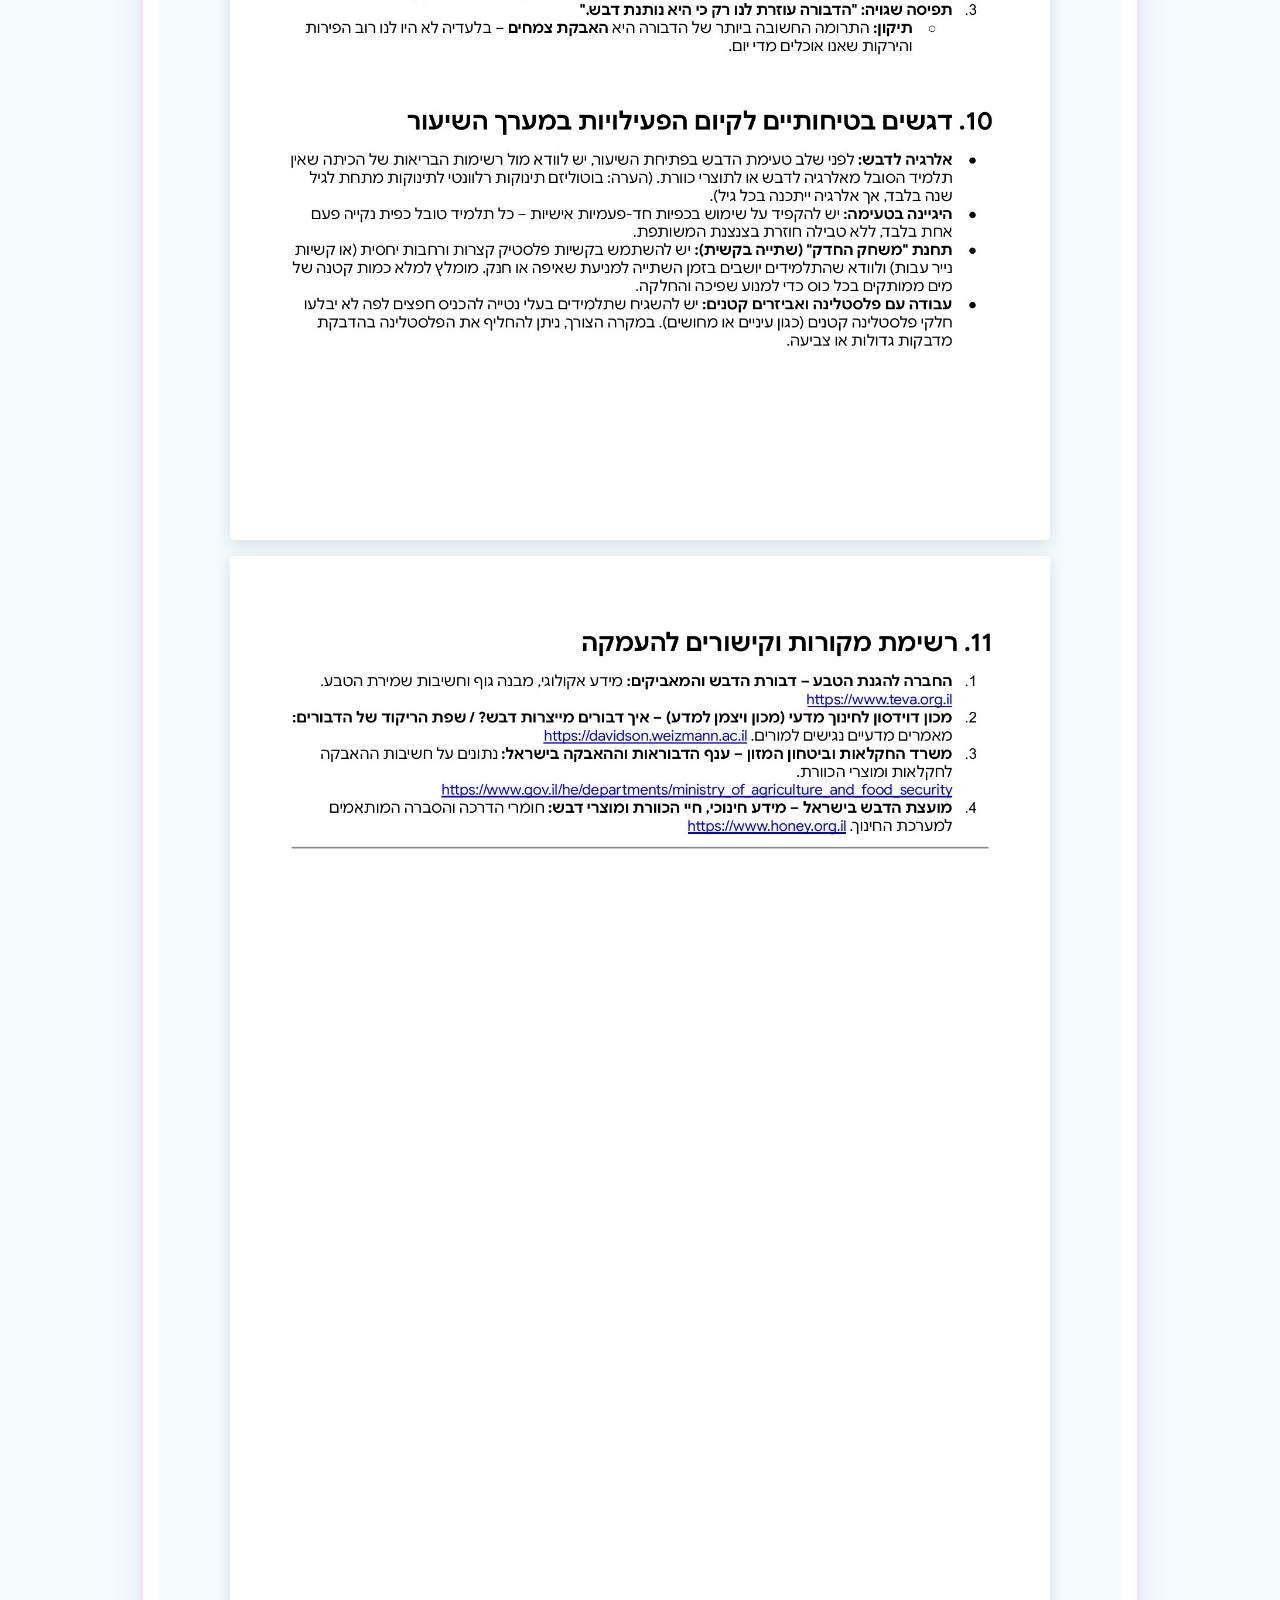
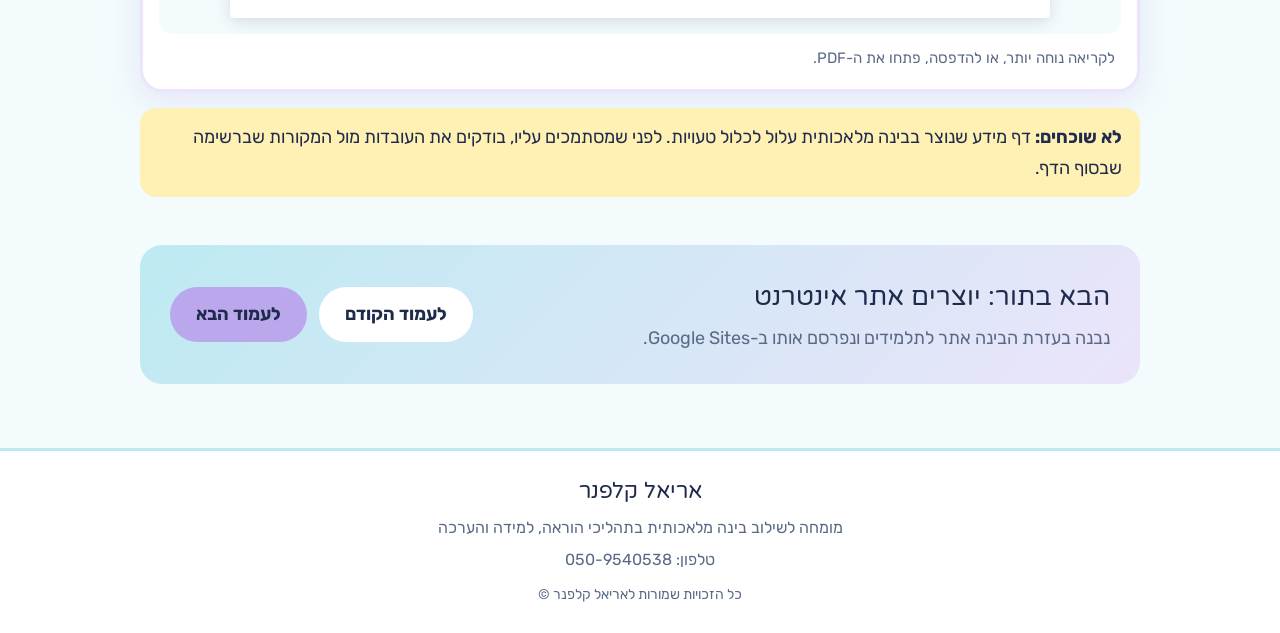
<file: info.html>
<!DOCTYPE html>
<html lang="he" dir="rtl">
<head>
<meta charset="utf-8">
<meta name="viewport" content="width=device-width, initial-scale=1">
<title>רגע של בינה - דף מידע למורה</title>
<link rel="preconnect" href="https://fonts.googleapis.com">
<link rel="preconnect" href="https://fonts.gstatic.com" crossorigin>
<link href="https://fonts.googleapis.com/css2?family=Rubik:wght@400;500;700&family=Varela+Round&display=swap" rel="stylesheet">
<link rel="stylesheet" href="style.css">
</head>
<body>

<header>
  <div class="bar">
    <a class="brand" href="index.html" aria-label="רגע של בינה - לדף הבית">
      <svg viewBox="0 0 40 40" aria-hidden="true"><circle cx="20" cy="20" r="18" fill="#8FDCDC"/><path d="M12 22c0-5 3.6-9 8-9s8 4 8 9c0 3-1.6 5-4 6v2h-8v-2c-2.4-1-4-3-4-6z" fill="#FFF0B3"/><rect x="16" y="31" width="8" height="2.5" rx="1.2" fill="#fff"/></svg>
      רגע של בינה
    </a>
    <button class="menu-btn" type="button" id="menu-btn" aria-expanded="false" aria-controls="site-nav"><span class="menu-ic" aria-hidden="true"></span>תפריט</button>
    <nav id="site-nav" aria-label="תפריט האתר">
      <ol>
        <li class="home"><a href="index.html">דף הבית</a></li>
        <li><a href="ai.html"><b>1</b>מה זו בינה מלאכותית</a></li>
        <li><a href="tools.html"><b>2</b>מגיעים לכלי הבינה</a></li>
        <li><a href="prompt.html"><b>3</b>מהו פרומפט</a></li>
        <li><a href="lesson.html"><b>4</b>יוצרים מערך שיעור</a></li>
        <li class="on"><a aria-current="page" href="info.html"><b>5</b>דף מידע למורה</a></li>
        <li><a href="web.html"><b>6</b>יוצרים אתר אינטרנט</a></li>
        <li><a href="game.html"><b>7</b>יוצרים משחק חינוכי</a></li>
      </ol>
    </nav>
  </div>
</header>

<main class="wrap">

  <section class="hero solo">
    <div>
      <span class="tag">שלב 5 מתוך 7</span>
      <h1>דף מידע <mark>למורה</mark></h1>
      <p class="lead">אחרי שיש מערך שיעור, המורה צריכה גם להכיר את הנושא לעומק. נכתוב פרומפט שמפיק דף מידע מקצועי על בסיס המערך.</p>
    </div>
  </section>

  <section id="slides" class="part-block" aria-labelledby="slides-title">
    <div class="block-head hd1">
      <h2 id="slides-title" class="sec">המצגת: איך מפיקים דף מידע</h2>
      <p class="sub">עוברים בין השקפים בחצים או במקשי החצים במקלדת.</p>
    </div>
    <div class="viewer" data-name="info" data-count="4" tabindex="0" role="group" aria-label="מצגת: מפיקים דף מידע למערך השיעור">
      <div class="stage"><img class="slide" src="slides/info-01.jpg" alt="שקף 1 מתוך 4" width="1600" height="900"></div>
      <div class="controls">
        <button class="vb prev" type="button" aria-label="לשקף הקודם">&rarr; הקודם</button>
        <span class="count" aria-live="polite">שקף 1 מתוך 4</span>
        <button class="vb next" type="button" aria-label="לשקף הבא">הבא &larr;</button>
        <button class="vb fs" type="button">מסך מלא</button>
      </div>
      <div class="bar-progress" aria-hidden="true"><span></span></div>
    </div>
  </section>

  <section id="prompt" class="part-block" aria-labelledby="prompt-title">
    <div class="block-head hd2">
      <h2 id="prompt-title" class="sec">הפרומפט: דוגמה ליצירת דף מידע על דבורת הדבש</h2>
      <p class="sub">הפרומפט בנוי מארבעת המרכיבים, ומתבסס על מערך השיעור שיצרנו.</p>
    </div>
    <figure class="figure">
      <img src="info-prompt-infographic.png" width="941" height="1672" loading="lazy"
           alt="אינפוגרפיקה: דוגמה לפרומפט ליצירת דף מידע למורה על דבורת הדבש. ארבעה חלקים: תפקיד, משימה, הקשר ורקע, מבנה וסגנון. הטקסט המלא מופיע מתחת לאינפוגרפיקה.">
      <figcaption>
        <span>אינפוגרפיקה: פרומפט ליצירת דף מידע למורה</span>
        <a href="info-prompt-infographic.png" target="_blank" rel="noopener">פתיחה בגודל מלא</a>
      </figcaption>
    </figure>

    <h3 class="subhead">הטקסט המלא של הפרומפט</h3>
    <p class="sub">אפשר להעתיק אותו, להדביק בכלי הבינה ולשנות את הנושא והכיתה לפי הצורך.</p>
    <div class="parts one" id="prompt-parts">
      <article class="part p2">
        <h3>תפקיד</h3>
        <div class="body"><p>אתה מומחה למדעי החיים, בעל ידע בתחום חקר החרקים, ובעל ניסיון בפיתוח חומרי הוראה במדעים למורים בבית הספר היסודי ובחינוך המיוחד.</p></div>
      </article>
      <article class="part p1">
        <h3>משימה</h3>
        <div class="body"><p>צור דף מידע מקצועי ומעשיר בנושא דבורת הדבש, בהתבסס על מערך השיעור המצורף. מטרת דף המידע היא להקנות ידע מדעי מבוסס, להרחיב את הבנתה בנושא ולהכין אותה להוראת השיעור ולמתן מענה לשאלות התלמידים.</p></div>
      </article>
      <article class="part p4">
        <h3>הקשר ורקע</h3>
        <div class="body"><p>מערך השיעור המצורף מיועד לתלמידי כיתה ג׳ בחינוך המיוחד עם עיכוב שפתי. קרא את מערך השיעור, זהה את התכנים המדעיים והמושגים המרכזיים המופיעים בו והרחב עליהם. דף המידע מיועד למורה ולכן רמת הידע בו תהיה עמוקה יותר מזו הנדרשת מהתלמידים. לצד הידע המדעי, הצע דרכים להסביר מושגים מורכבים בשפה פשוטה המותאמת לתלמידים עם עיכוב שפתי.</p></div>
      </article>
      <article class="part p3">
        <h3>מבנה וסגנון</h3>
        <div class="body">
          <p>ארגן את דף המידע בהתאם לנושאים הבאים:</p>
          <ul>
            <li>היכרות כללית עם דבורת הדבש.</li>
            <li>מבנה גוף הדבורה ותפקידי האיברים השונים.</li>
            <li>סביבת החיים של הדבורה והחיים בכוורת.</li>
            <li>תהליך איסוף הצוף וייצור הדבש.</li>
            <li>תהליך ההאבקה וחשיבותו לטבע.</li>
            <li>חשיבות דבורת הדבש לאדם.</li>
            <li>מילון מושגים מרכזיים והסברים.</li>
            <li>שאלות שתלמידים עשויים לשאול ותשובות מתאימות.</li>
            <li>תפיסות שגויות נפוצות בנושא והסברים לתיקונן.</li>
            <li>דגשים בטיחותיים לקיום הפעילויות המופיעות בשיעור.</li>
          </ul>
          <p>כתוב בשפה מקצועית, ברורה ונגישה, תוך חלוקה לכותרות ופסקאות קצרות. הדגש מושגים מרכזיים ושלב עובדות מעניינות. התבסס על מקורות מידע אמינים וצרף בסוף דף המידע רשימת מקורות וקישורים אליהם.</p>
        </div>
      </article>
    </div>
    <div class="copy-row">
      <button class="btn" type="button" id="copy-prompt">העתקת הפרומפט</button>
      <span id="copy-status" role="status" aria-live="polite"></span>
    </div>
  </section>

  <section id="result" class="part-block" aria-labelledby="result-title">
    <div class="block-head hd1">
      <h2 id="result-title" class="sec">התוצר: דף המידע שהבינה הפיקה</h2>
      <p class="sub">כך נראה דף המידע שהתקבל מהפרומפט שלמעלה.</p>
    </div>
    <div class="pdf-box">
      <div class="pdf-bar">
        <span class="pdf-name">דף מידע מקצועי למורה: דבורת הדבש</span>
        <a class="btn" href="info-sheet.pdf" target="_blank" rel="noopener">פתיחה או הורדה של ה-PDF</a>
      </div>
      <div class="pdf-pages">
        <img src="docs/info-sheet-1.jpg" width="1400" height="1812" loading="lazy" alt="דף מידע מקצועי למורה: דבורת הדבש, עמוד 1 מתוך 5">
        <img src="docs/info-sheet-2.jpg" width="1400" height="1812" loading="lazy" alt="דף מידע מקצועי למורה: דבורת הדבש, עמוד 2 מתוך 5">
        <img src="docs/info-sheet-3.jpg" width="1400" height="1812" loading="lazy" alt="דף מידע מקצועי למורה: דבורת הדבש, עמוד 3 מתוך 5">
        <img src="docs/info-sheet-4.jpg" width="1400" height="1812" loading="lazy" alt="דף מידע מקצועי למורה: דבורת הדבש, עמוד 4 מתוך 5">
        <img src="docs/info-sheet-5.jpg" width="1400" height="1812" loading="lazy" alt="דף מידע מקצועי למורה: דבורת הדבש, עמוד 5 מתוך 5">
      </div>
      <p class="video-note">לקריאה נוחה יותר, או להדפסה, פתחו את ה-PDF.</p>
    </div>
    <p class="check-note"><strong>לא שוכחים:</strong> דף מידע שנוצר בבינה מלאכותית עלול לכלול טעויות. לפני שמסתמכים עליו, בודקים את העובדות מול המקורות שברשימה שבסוף הדף.</p>
  </section>

  <section class="next" aria-labelledby="next-title">
    <div>
      <h2 id="next-title">הבא בתור: יוצרים אתר אינטרנט</h2>
      <p>נבנה בעזרת הבינה אתר לתלמידים ונפרסם אותו ב-Google Sites.</p>
    </div>
    <div class="btns">
      <a class="btn ghost" href="lesson.html">לעמוד הקודם</a>
      <a class="btn" href="web.html">לעמוד הבא</a>
    </div>
  </section>
</main>

<footer class="site-footer">
  <div class="foot-in">
    <strong class="foot-name">אריאל קלפנר</strong>
    <span class="foot-role">מומחה לשילוב בינה מלאכותית בתהליכי הוראה, למידה והערכה</span>
    <span class="foot-phone">טלפון: <bdi dir="ltr">050-9540538</bdi></span>
    <span class="foot-rights">כל הזכויות שמורות לאריאל קלפנר ©</span>
  </div>
</footer>

<script src="viewer.js"></script>
<script>
(function(){
  var btn=document.getElementById('copy-prompt'),st=document.getElementById('copy-status');
  function text(){
    return Array.prototype.map.call(document.querySelectorAll('#prompt-parts .part'),function(p){
      var out=[];
      p.querySelectorAll('.body > *').forEach(function(el){
        if(el.tagName==='UL'){el.querySelectorAll('li').forEach(function(li){out.push('- '+li.textContent);});}
        else{out.push(el.textContent);}
      });
      return p.querySelector('h3').textContent+': '+out.join('\n');
    }).join('\n\n');
  }
  function done(msg){st.textContent=msg;setTimeout(function(){st.textContent='';},3000);}
  btn.addEventListener('click',function(){
    var t=text();
    if(navigator.clipboard&&navigator.clipboard.writeText){
      navigator.clipboard.writeText(t).then(function(){done('הפרומפט הועתק');},fallback);
    }else{fallback();}
    function fallback(){
      var ta=document.createElement('textarea');ta.value=t;document.body.appendChild(ta);ta.select();
      try{document.execCommand('copy');done('הפרומפט הועתק');}catch(e){done('ההעתקה לא הצליחה, סמנו את הטקסט והעתיקו ידנית');}
      document.body.removeChild(ta);
    }
  });
})();
</script>
<script src="menu.js"></script>
</body>
</html>
</file>
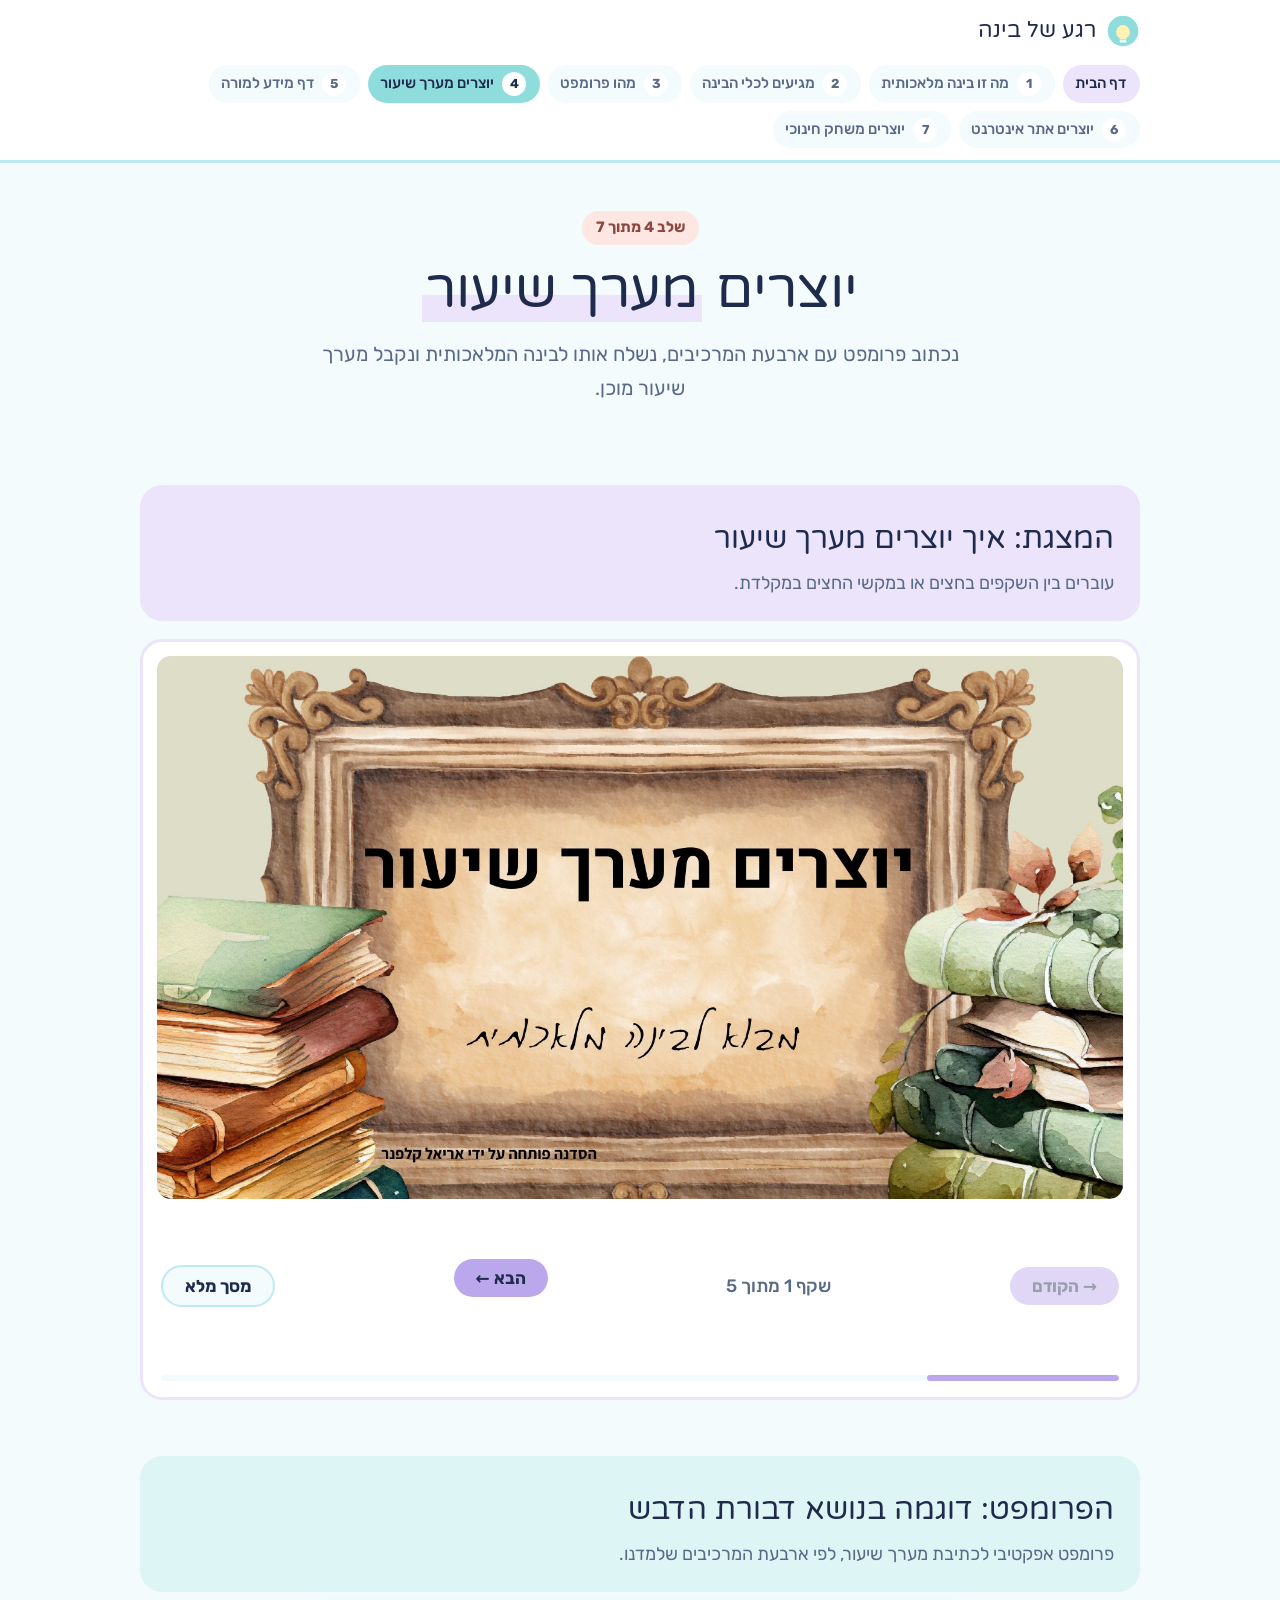
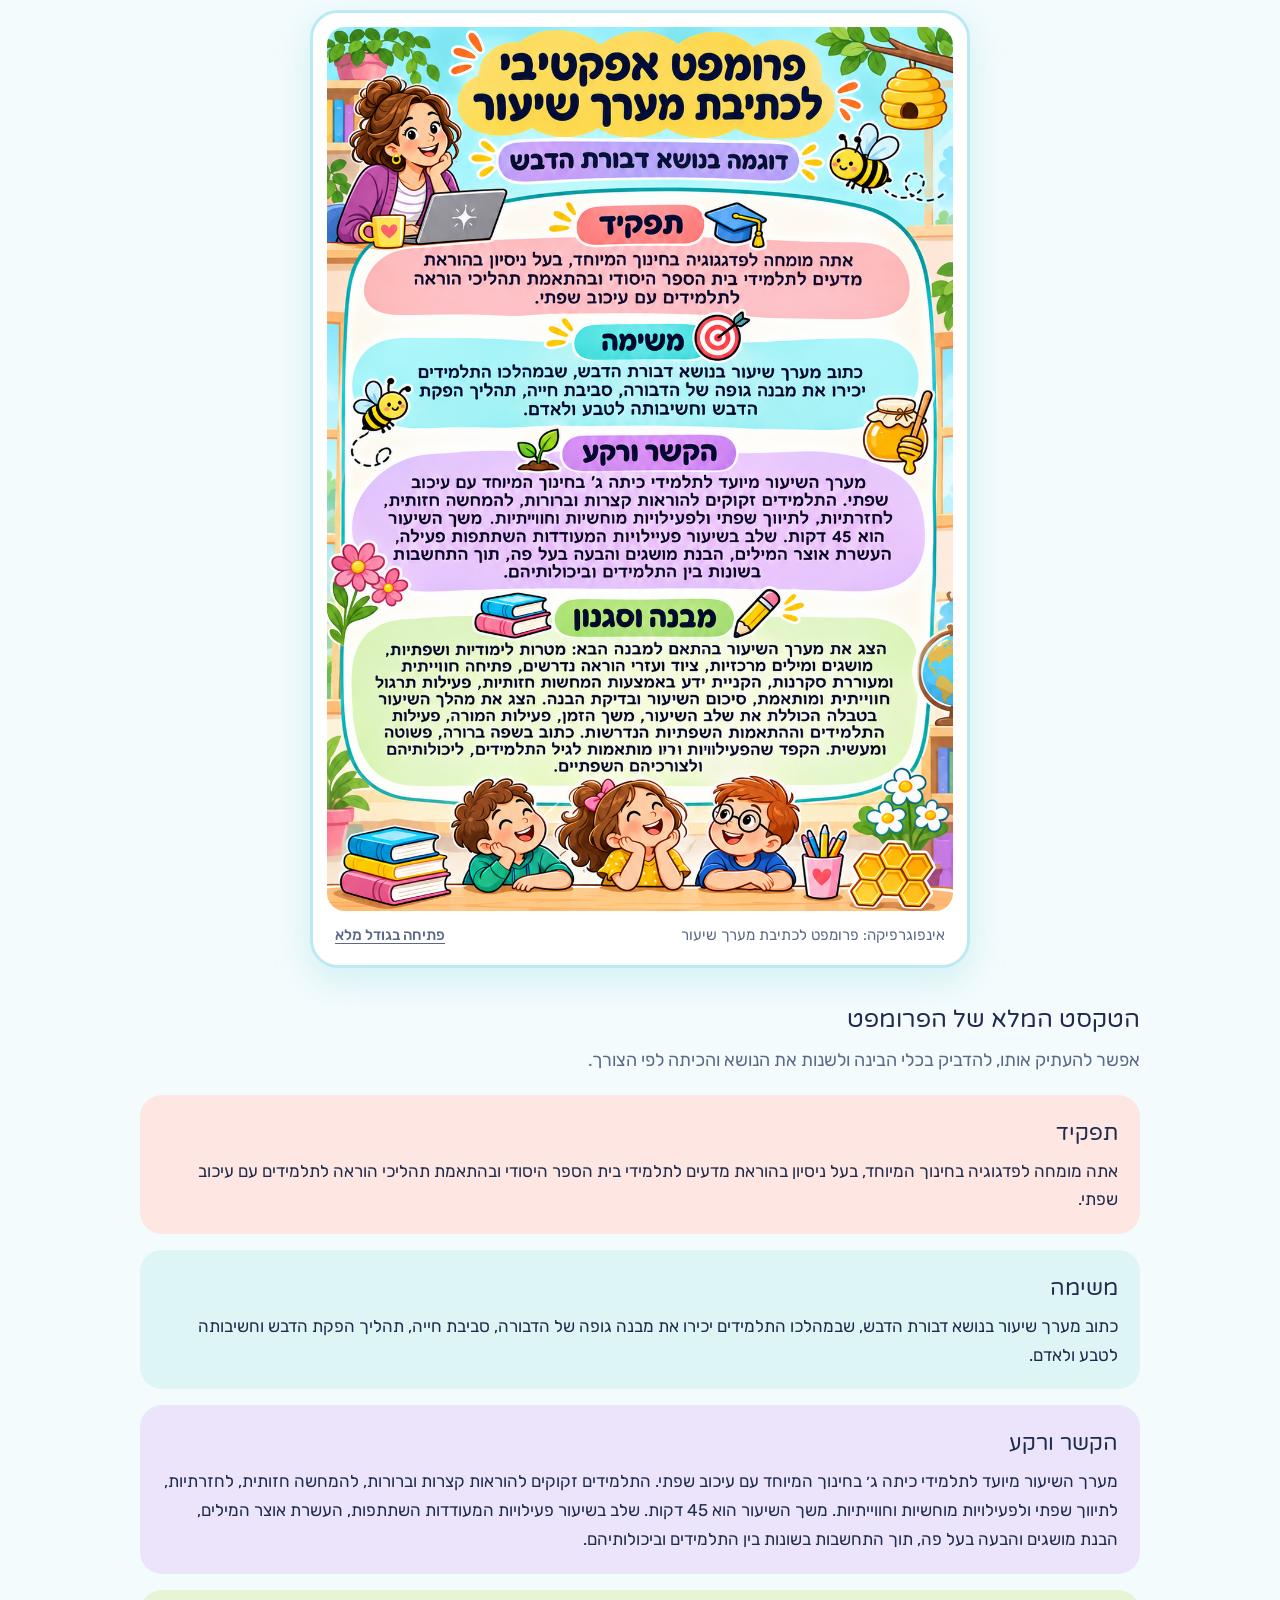
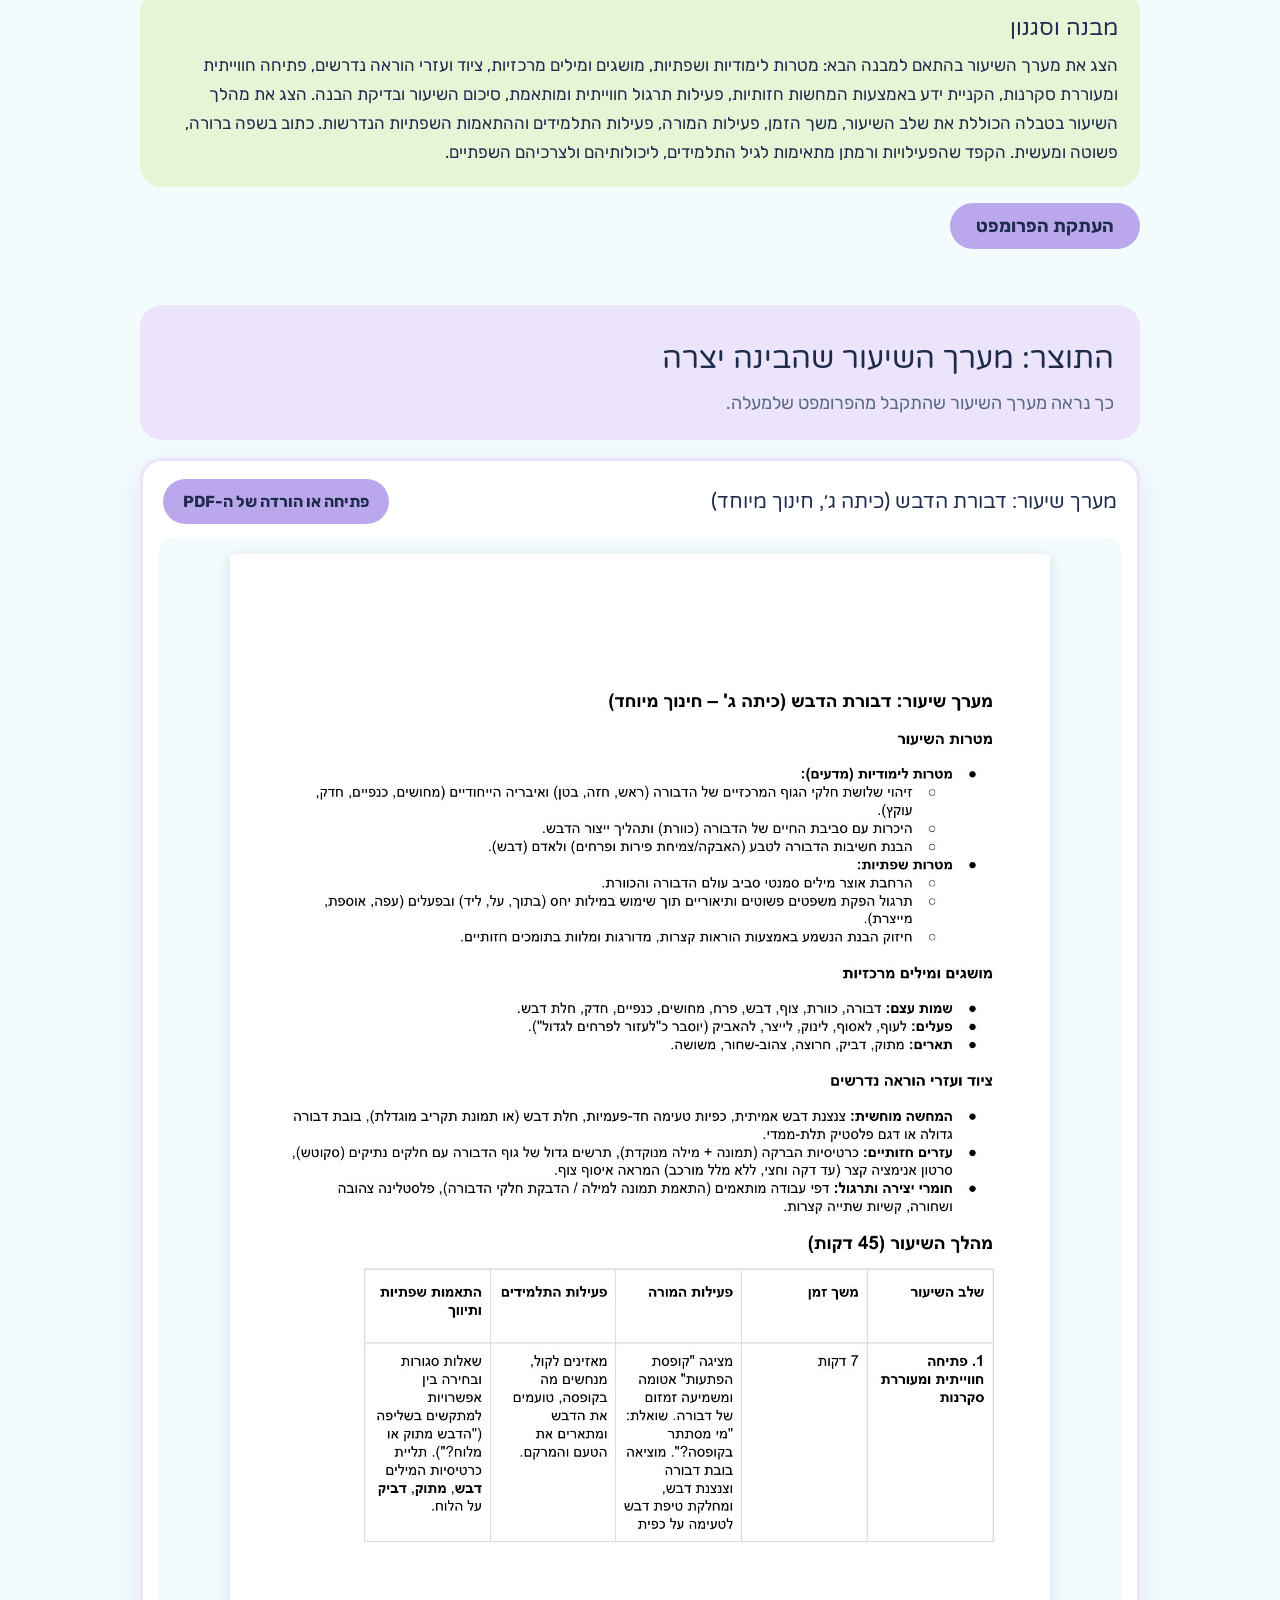
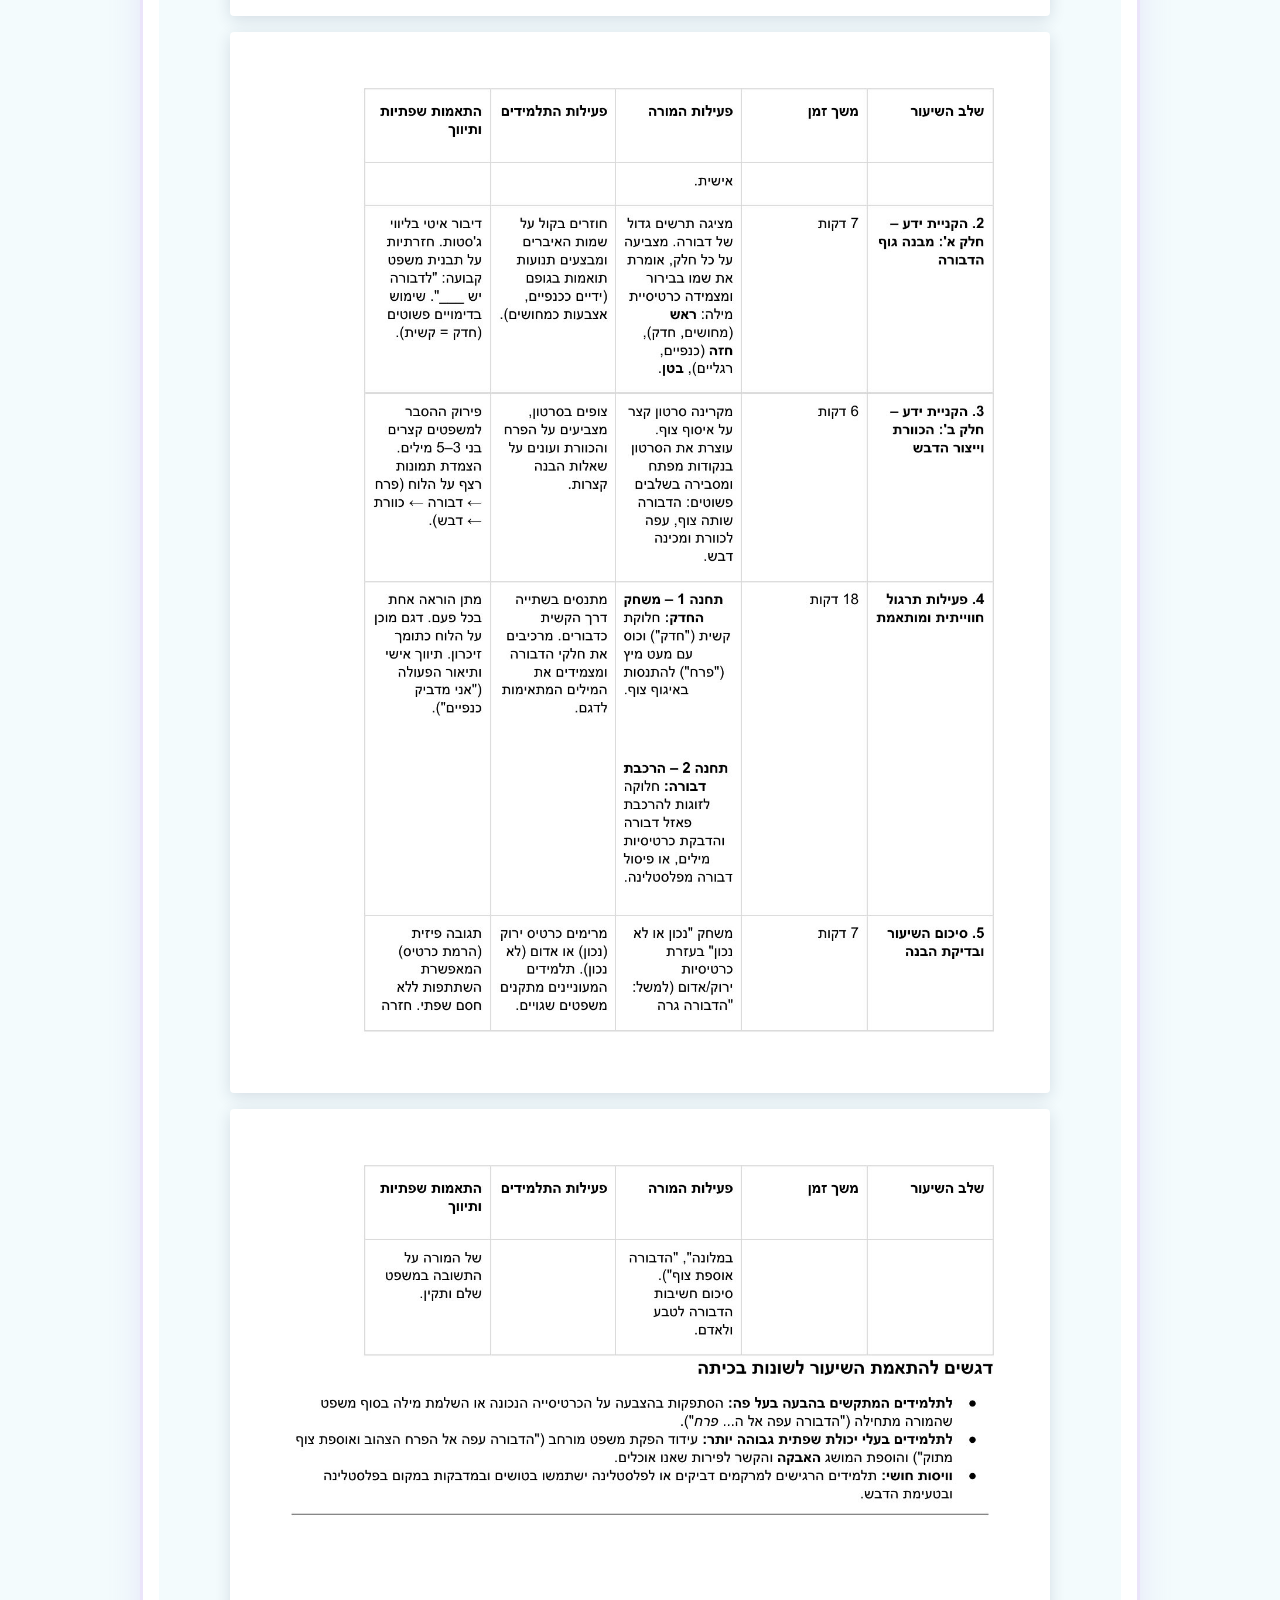
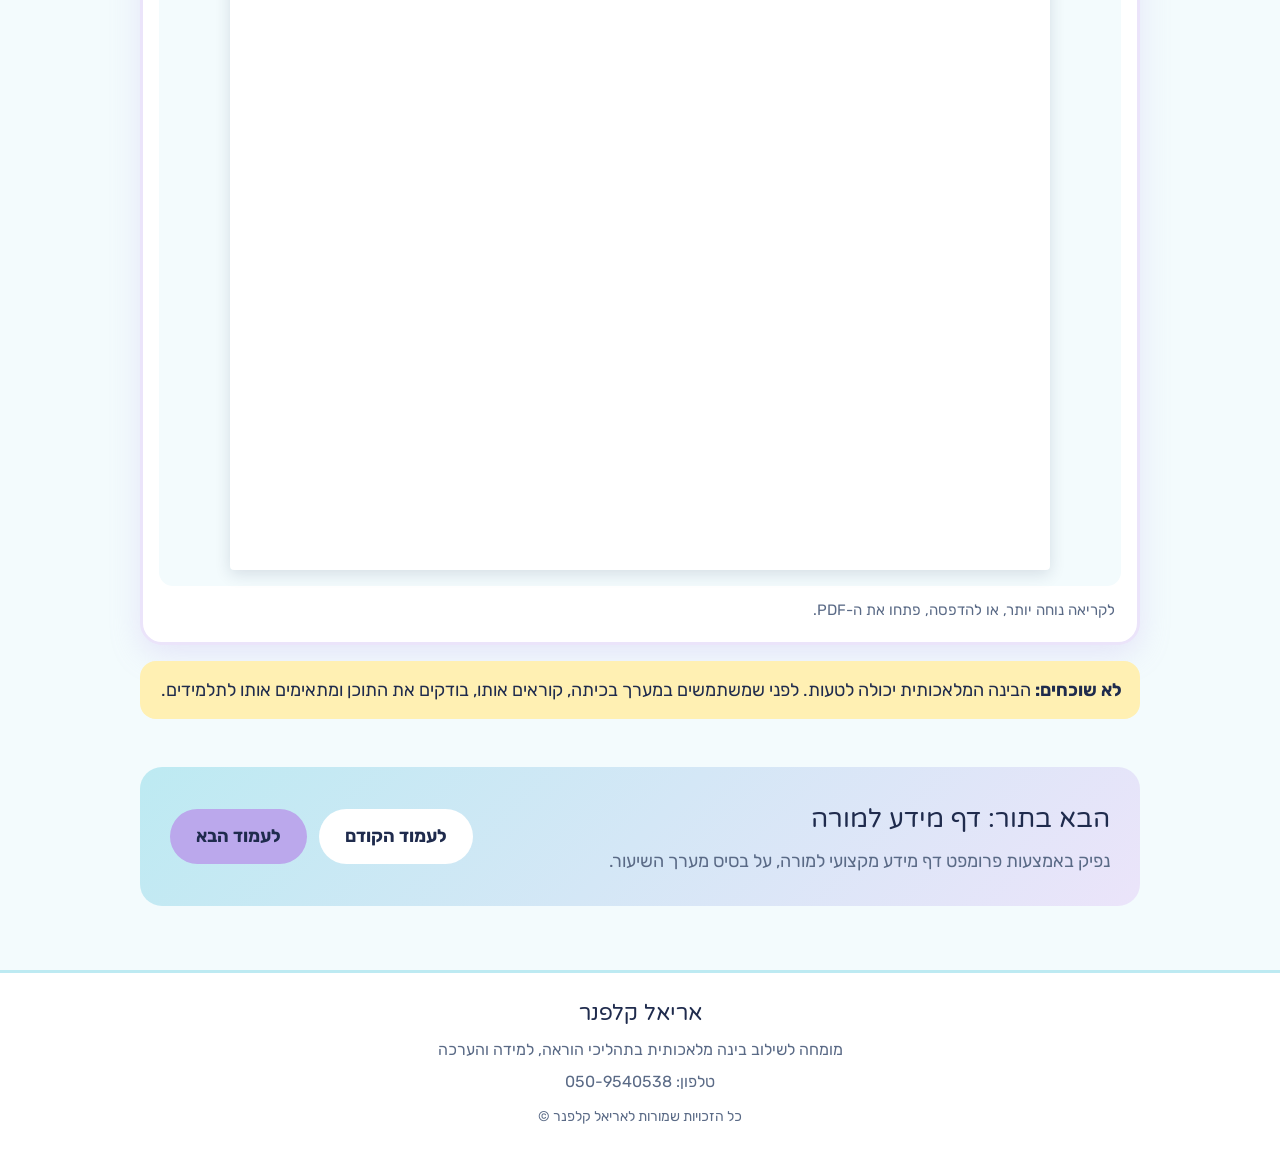
<file: lesson.html>
<!DOCTYPE html>
<html lang="he" dir="rtl">
<head>
<meta charset="utf-8">
<meta name="viewport" content="width=device-width, initial-scale=1">
<title>רגע של בינה - יוצרים מערך שיעור</title>
<link rel="preconnect" href="https://fonts.googleapis.com">
<link rel="preconnect" href="https://fonts.gstatic.com" crossorigin>
<link href="https://fonts.googleapis.com/css2?family=Rubik:wght@400;500;700&family=Varela+Round&display=swap" rel="stylesheet">
<link rel="stylesheet" href="style.css">
</head>
<body>

<header>
  <div class="bar">
    <a class="brand" href="index.html" aria-label="רגע של בינה - לדף הבית">
      <svg viewBox="0 0 40 40" aria-hidden="true"><circle cx="20" cy="20" r="18" fill="#8FDCDC"/><path d="M12 22c0-5 3.6-9 8-9s8 4 8 9c0 3-1.6 5-4 6v2h-8v-2c-2.4-1-4-3-4-6z" fill="#FFF0B3"/><rect x="16" y="31" width="8" height="2.5" rx="1.2" fill="#fff"/></svg>
      רגע של בינה
    </a>
    <button class="menu-btn" type="button" id="menu-btn" aria-expanded="false" aria-controls="site-nav"><span class="menu-ic" aria-hidden="true"></span>תפריט</button>
    <nav id="site-nav" aria-label="תפריט האתר">
      <ol>
        <li class="home"><a href="index.html">דף הבית</a></li>
        <li><a href="ai.html"><b>1</b>מה זו בינה מלאכותית</a></li>
        <li><a href="tools.html"><b>2</b>מגיעים לכלי הבינה</a></li>
        <li><a href="prompt.html"><b>3</b>מהו פרומפט</a></li>
        <li class="on"><a aria-current="page" href="lesson.html"><b>4</b>יוצרים מערך שיעור</a></li>
        <li><a href="info.html"><b>5</b>דף מידע למורה</a></li>
        <li><a href="web.html"><b>6</b>יוצרים אתר אינטרנט</a></li>
        <li><a href="game.html"><b>7</b>יוצרים משחק חינוכי</a></li>
      </ol>
    </nav>
  </div>
</header>

<main class="wrap">

  <section class="hero solo">
    <div>
      <span class="tag">שלב 4 מתוך 7</span>
      <h1>יוצרים <mark>מערך שיעור</mark></h1>
      <p class="lead">נכתוב פרומפט עם ארבעת המרכיבים, נשלח אותו לבינה המלאכותית ונקבל מערך שיעור מוכן.</p>
    </div>
  </section>

  <section id="slides" class="part-block" aria-labelledby="slides-title">
    <div class="block-head hd1">
      <h2 id="slides-title" class="sec">המצגת: איך יוצרים מערך שיעור</h2>
      <p class="sub">עוברים בין השקפים בחצים או במקשי החצים במקלדת.</p>
    </div>
    <div class="viewer" data-name="lesson" data-count="5" tabindex="0" role="group" aria-label="מצגת: יוצרים מערך שיעור">
      <div class="stage"><img class="slide" src="slides/lesson-01.jpg" alt="שקף 1 מתוך 5" width="1600" height="900"></div>
      <div class="controls">
        <button class="vb prev" type="button" aria-label="לשקף הקודם">&rarr; הקודם</button>
        <span class="count" aria-live="polite">שקף 1 מתוך 5</span>
        <button class="vb next" type="button" aria-label="לשקף הבא">הבא &larr;</button>
        <button class="vb fs" type="button">מסך מלא</button>
      </div>
      <div class="bar-progress" aria-hidden="true"><span></span></div>
    </div>
  </section>

  <section id="prompt" class="part-block" aria-labelledby="prompt-title">
    <div class="block-head hd2">
      <h2 id="prompt-title" class="sec">הפרומפט: דוגמה בנושא דבורת הדבש</h2>
      <p class="sub">פרומפט אפקטיבי לכתיבת מערך שיעור, לפי ארבעת המרכיבים שלמדנו.</p>
    </div>
    <figure class="figure">
      <img src="lesson-prompt-infographic.png" width="1055" height="1491" loading="lazy"
           alt="אינפוגרפיקה: פרומפט אפקטיבי לכתיבת מערך שיעור, דוגמה בנושא דבורת הדבש. ארבעה חלקים: תפקיד, משימה, הקשר ורקע, מבנה וסגנון. הטקסט המלא מופיע מתחת לאינפוגרפיקה.">
      <figcaption>
        <span>אינפוגרפיקה: פרומפט לכתיבת מערך שיעור</span>
        <a href="lesson-prompt-infographic.png" target="_blank" rel="noopener">פתיחה בגודל מלא</a>
      </figcaption>
    </figure>

    <h3 class="subhead">הטקסט המלא של הפרומפט</h3>
    <p class="sub">אפשר להעתיק אותו, להדביק בכלי הבינה ולשנות את הנושא והכיתה לפי הצורך.</p>
    <div class="parts one" id="prompt-parts">
      <article class="part p2">
        <h3>תפקיד</h3>
        <p>אתה מומחה לפדגוגיה בחינוך המיוחד, בעל ניסיון בהוראת מדעים לתלמידי בית הספר היסודי ובהתאמת תהליכי הוראה לתלמידים עם עיכוב שפתי.</p>
      </article>
      <article class="part p1">
        <h3>משימה</h3>
        <p>כתוב מערך שיעור בנושא דבורת הדבש, שבמהלכו התלמידים יכירו את מבנה גופה של הדבורה, סביבת חייה, תהליך הפקת הדבש וחשיבותה לטבע ולאדם.</p>
      </article>
      <article class="part p4">
        <h3>הקשר ורקע</h3>
        <p>מערך השיעור מיועד לתלמידי כיתה ג׳ בחינוך המיוחד עם עיכוב שפתי. התלמידים זקוקים להוראות קצרות וברורות, להמחשה חזותית, לחזרתיות, לתיווך שפתי ולפעילויות מוחשיות וחווייתיות. משך השיעור הוא 45 דקות. שלב בשיעור פעילויות המעודדות השתתפות, העשרת אוצר המילים, הבנת מושגים והבעה בעל פה, תוך התחשבות בשונות בין התלמידים וביכולותיהם.</p>
      </article>
      <article class="part p3">
        <h3>מבנה וסגנון</h3>
        <p>הצג את מערך השיעור בהתאם למבנה הבא: מטרות לימודיות ושפתיות, מושגים ומילים מרכזיות, ציוד ועזרי הוראה נדרשים, פתיחה חווייתית ומעוררת סקרנות, הקניית ידע באמצעות המחשות חזותיות, פעילות תרגול חווייתית ומותאמת, סיכום השיעור ובדיקת הבנה. הצג את מהלך השיעור בטבלה הכוללת את שלב השיעור, משך הזמן, פעילות המורה, פעילות התלמידים וההתאמות השפתיות הנדרשות. כתוב בשפה ברורה, פשוטה ומעשית. הקפד שהפעילויות ורמתן מתאימות לגיל התלמידים, ליכולותיהם ולצרכיהם השפתיים.</p>
      </article>
    </div>
    <div class="copy-row">
      <button class="btn" type="button" id="copy-prompt">העתקת הפרומפט</button>
      <span id="copy-status" role="status" aria-live="polite"></span>
    </div>
  </section>

  <section id="result" class="part-block" aria-labelledby="result-title">
    <div class="block-head hd1">
      <h2 id="result-title" class="sec">התוצר: מערך השיעור שהבינה יצרה</h2>
      <p class="sub">כך נראה מערך השיעור שהתקבל מהפרומפט שלמעלה.</p>
    </div>
    <div class="pdf-box">
      <div class="pdf-bar">
        <span class="pdf-name">מערך שיעור: דבורת הדבש (כיתה ג׳, חינוך מיוחד)</span>
        <a class="btn" href="bee-lesson-plan.pdf" target="_blank" rel="noopener">פתיחה או הורדה של ה-PDF</a>
      </div>
      <div class="pdf-pages">
        <img src="docs/bee-lesson-1.jpg" width="1400" height="1812" loading="lazy" alt="מערך שיעור: דבורת הדבש, עמוד 1 מתוך 3: מטרות השיעור, מושגים ומילים מרכזיות, ציוד ועזרי הוראה ותחילת טבלת מהלך השיעור">
        <img src="docs/bee-lesson-2.jpg" width="1400" height="1812" loading="lazy" alt="מערך שיעור: דבורת הדבש, עמוד 2 מתוך 3: המשך טבלת מהלך השיעור, עם שלבי הקניית הידע והתרגול החווייתי">
        <img src="docs/bee-lesson-3.jpg" width="1400" height="1812" loading="lazy" alt="מערך שיעור: דבורת הדבש, עמוד 3 מתוך 3: סוף הטבלה, וכן דגשים להתאמת השיעור לשונות בכיתה">
      </div>
      <p class="video-note">לקריאה נוחה יותר, או להדפסה, פתחו את ה-PDF.</p>
    </div>
    <p class="check-note"><strong>לא שוכחים:</strong> הבינה המלאכותית יכולה לטעות. לפני שמשתמשים במערך בכיתה, קוראים אותו, בודקים את התוכן ומתאימים אותו לתלמידים.</p>
  </section>

  <section class="next" aria-labelledby="next-title">
    <div>
      <h2 id="next-title">הבא בתור: דף מידע למורה</h2>
      <p>נפיק באמצעות פרומפט דף מידע מקצועי למורה, על בסיס מערך השיעור.</p>
    </div>
    <div class="btns">
      <a class="btn ghost" href="prompt.html">לעמוד הקודם</a>
      <a class="btn" href="info.html">לעמוד הבא</a>
    </div>
  </section>
</main>

<footer class="site-footer">
  <div class="foot-in">
    <strong class="foot-name">אריאל קלפנר</strong>
    <span class="foot-role">מומחה לשילוב בינה מלאכותית בתהליכי הוראה, למידה והערכה</span>
    <span class="foot-phone">טלפון: <bdi dir="ltr">050-9540538</bdi></span>
    <span class="foot-rights">כל הזכויות שמורות לאריאל קלפנר ©</span>
  </div>
</footer>

<script src="viewer.js"></script>
<script>
(function(){
  var btn=document.getElementById('copy-prompt'),st=document.getElementById('copy-status');
  function text(){
    return Array.prototype.map.call(document.querySelectorAll('#prompt-parts .part'),function(p){
      return p.querySelector('h3').textContent+': '+p.querySelector('p').textContent;
    }).join('\n\n');
  }
  function done(msg){st.textContent=msg;setTimeout(function(){st.textContent='';},3000);}
  btn.addEventListener('click',function(){
    var t=text();
    if(navigator.clipboard&&navigator.clipboard.writeText){
      navigator.clipboard.writeText(t).then(function(){done('הפרומפט הועתק');},fallback);
    }else{fallback();}
    function fallback(){
      var ta=document.createElement('textarea');ta.value=t;document.body.appendChild(ta);ta.select();
      try{document.execCommand('copy');done('הפרומפט הועתק');}catch(e){done('ההעתקה לא הצליחה, סמנו את הטקסט והעתיקו ידנית');}
      document.body.removeChild(ta);
    }
  });
})();
</script>
<script src="menu.js"></script>
</body>
</html>
</file>
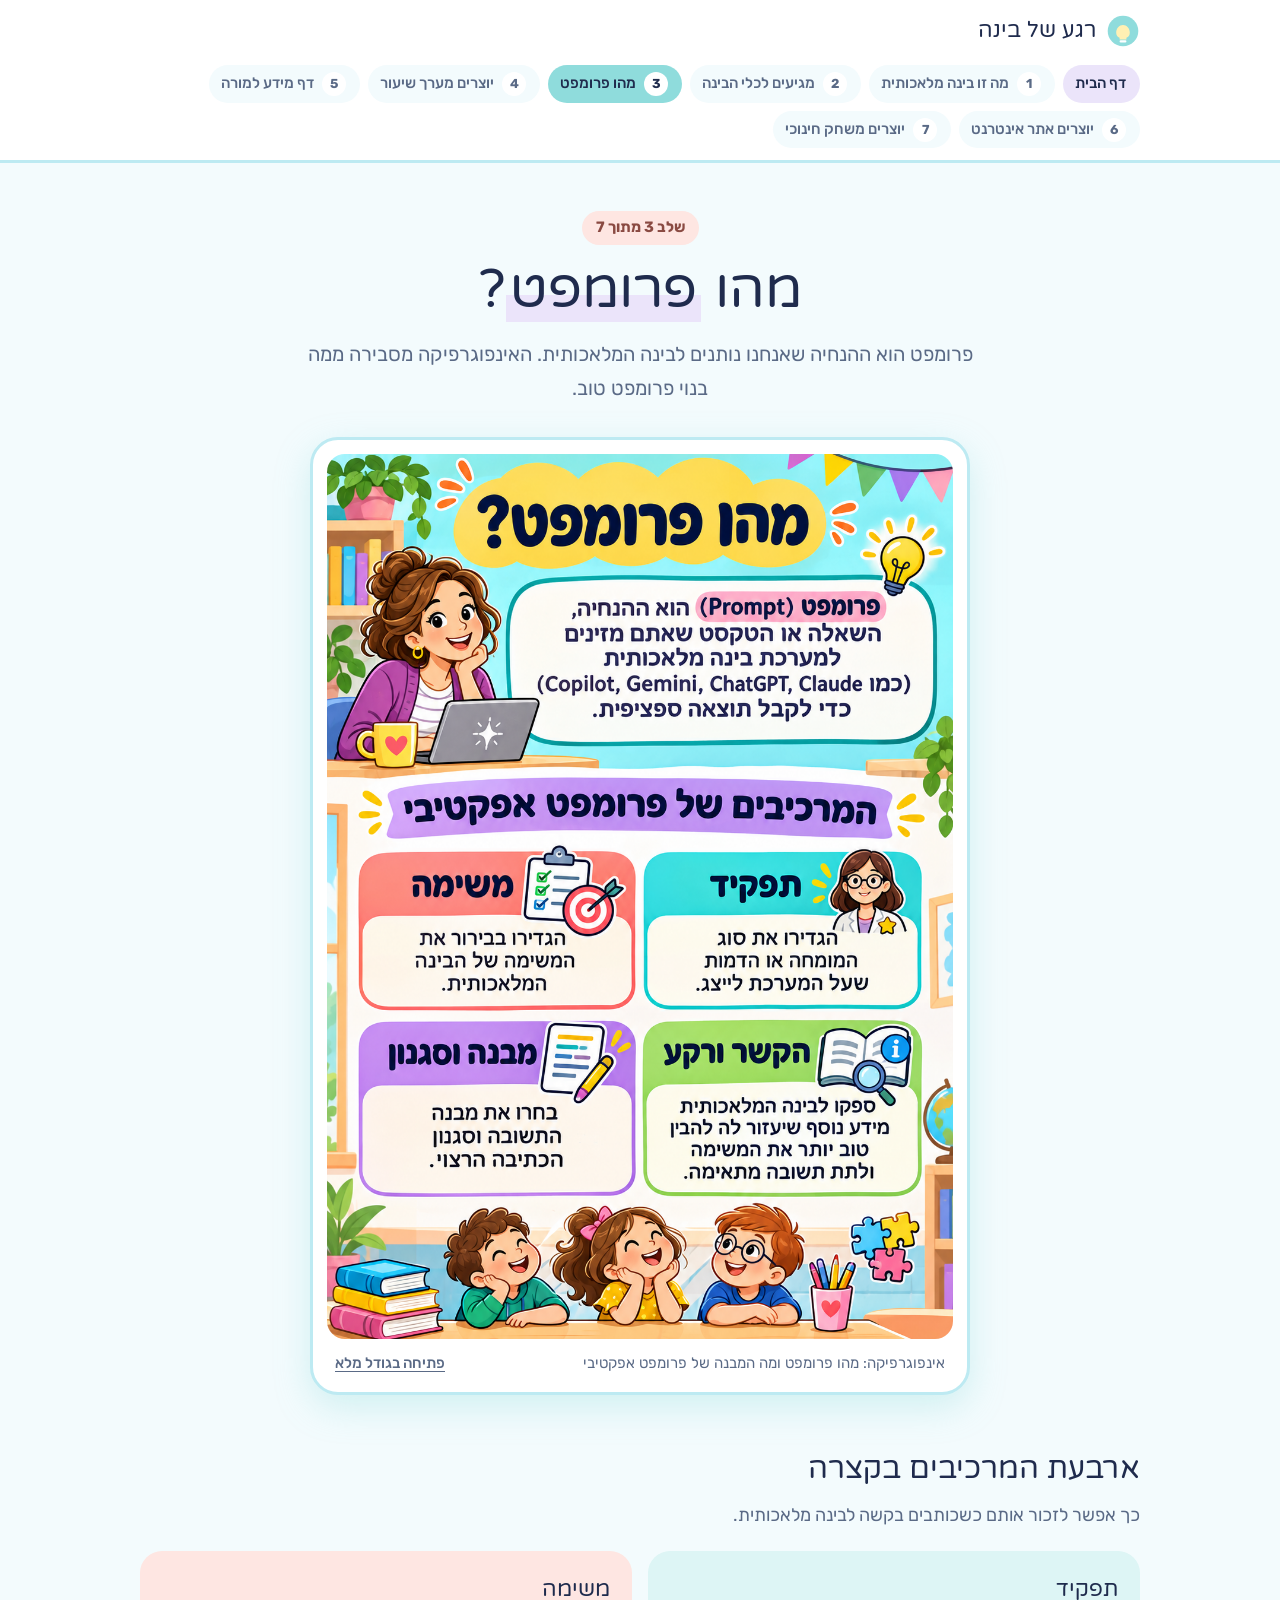
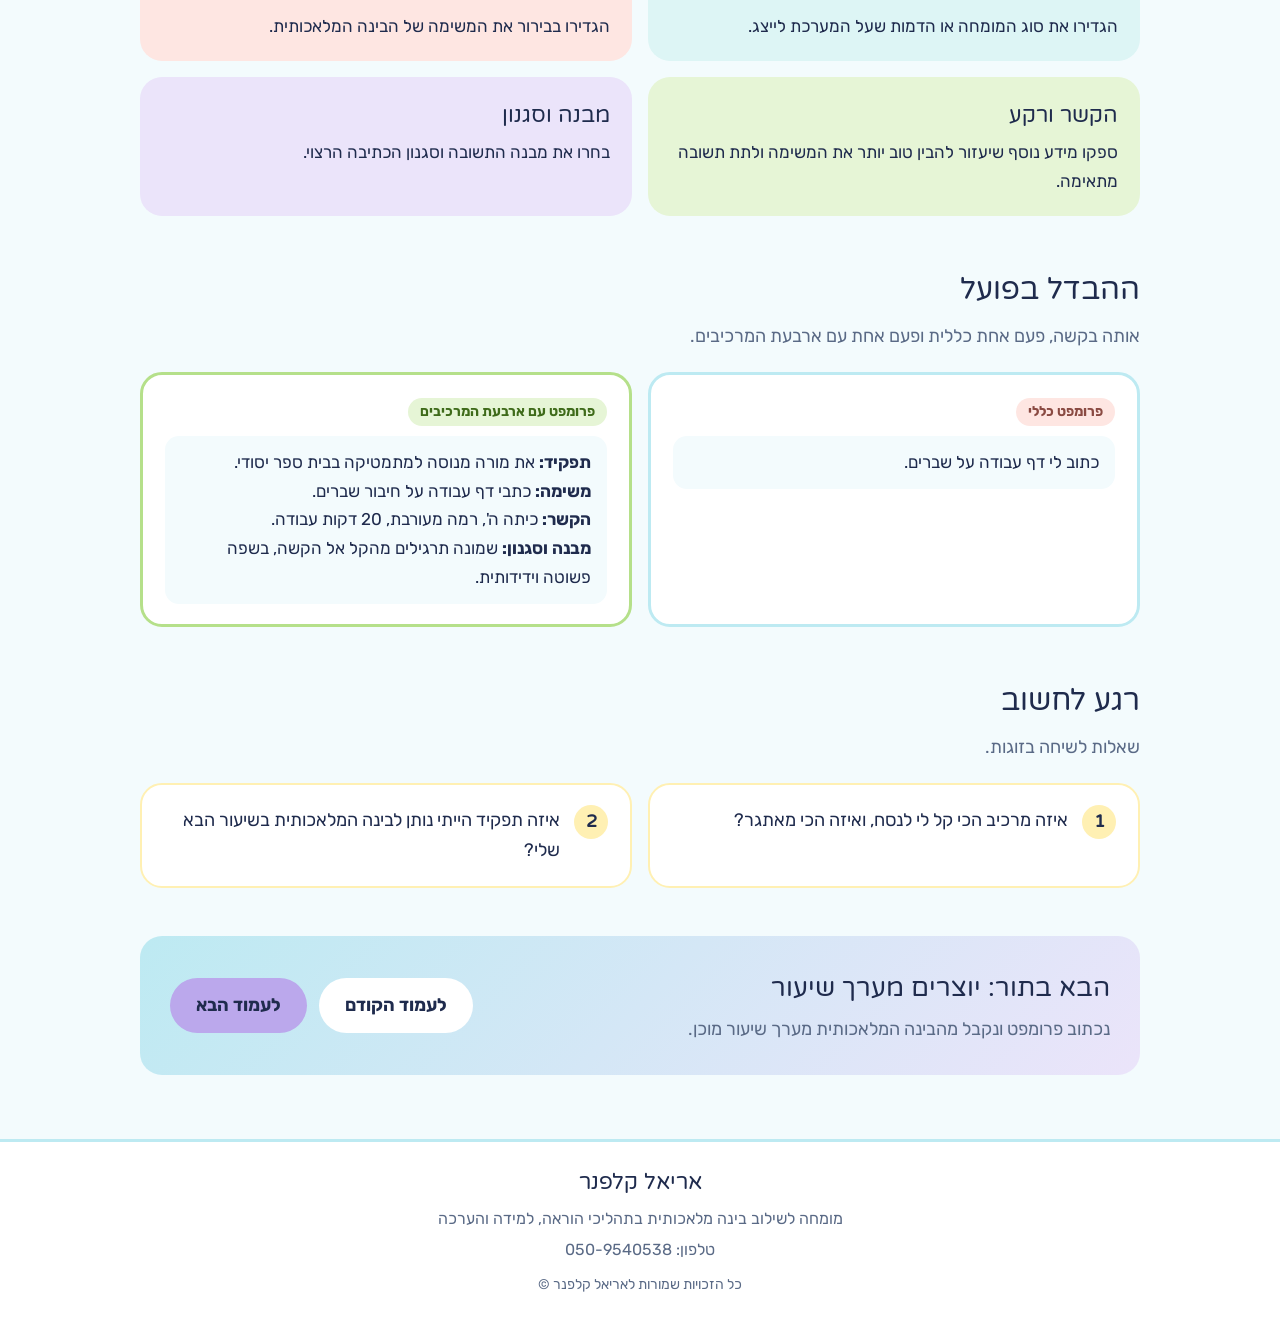
<file: prompt.html>
<!DOCTYPE html>
<html lang="he" dir="rtl">
<head>
<meta charset="utf-8">
<meta name="viewport" content="width=device-width, initial-scale=1">
<title>רגע של בינה - מהו פרומפט</title>
<link rel="preconnect" href="https://fonts.googleapis.com">
<link rel="preconnect" href="https://fonts.gstatic.com" crossorigin>
<link href="https://fonts.googleapis.com/css2?family=Rubik:wght@400;500;700&family=Varela+Round&display=swap" rel="stylesheet">
<link rel="stylesheet" href="style.css">
</head>
<body>

<header>
  <div class="bar">
    <a class="brand" href="index.html" aria-label="רגע של בינה - לדף הבית">
      <svg viewBox="0 0 40 40" aria-hidden="true"><circle cx="20" cy="20" r="18" fill="#8FDCDC"/><path d="M12 22c0-5 3.6-9 8-9s8 4 8 9c0 3-1.6 5-4 6v2h-8v-2c-2.4-1-4-3-4-6z" fill="#FFF0B3"/><rect x="16" y="31" width="8" height="2.5" rx="1.2" fill="#fff"/></svg>
      רגע של בינה
    </a>
    <button class="menu-btn" type="button" id="menu-btn" aria-expanded="false" aria-controls="site-nav"><span class="menu-ic" aria-hidden="true"></span>תפריט</button>
    <nav id="site-nav" aria-label="תפריט האתר">
      <ol>
        <li class="home"><a href="index.html">דף הבית</a></li>
        <li><a href="ai.html"><b>1</b>מה זו בינה מלאכותית</a></li>
        <li><a href="tools.html"><b>2</b>מגיעים לכלי הבינה</a></li>
        <li class="on"><a aria-current="page" href="prompt.html"><b>3</b>מהו פרומפט</a></li>
        <li><a href="lesson.html"><b>4</b>יוצרים מערך שיעור</a></li>
        <li><a href="info.html"><b>5</b>דף מידע למורה</a></li>
        <li><a href="web.html"><b>6</b>יוצרים אתר אינטרנט</a></li>
        <li><a href="game.html"><b>7</b>יוצרים משחק חינוכי</a></li>
      </ol>
    </nav>
  </div>
</header>

<main class="wrap">

  <section class="hero solo">
    <div>
      <span class="tag">שלב 3 מתוך 7</span>
      <h1>מהו <mark>פרומפט</mark>?</h1>
      <p class="lead">פרומפט הוא ההנחיה שאנחנו נותנים לבינה המלאכותית. האינפוגרפיקה מסבירה ממה בנוי פרומפט טוב.</p>
    </div>
  </section>

  <figure class="figure">
    <img src="prompt-infographic.png" width="1055" height="1491"
         alt="אינפוגרפיקה: מהו פרומפט? פרומפט (Prompt) הוא ההנחיה, השאלה או הטקסט שמזינים למערכת בינה מלאכותית כמו Copilot, Gemini, ChatGPT או Claude כדי לקבל תוצאה ספציפית. ארבעת המרכיבים של פרומפט אפקטיבי: תפקיד, משימה, הקשר ורקע, מבנה וסגנון.">
    <figcaption>
      <span>אינפוגרפיקה: מהו פרומפט ומה המבנה של פרומפט אפקטיבי</span>
      <a href="prompt-infographic.png" target="_blank" rel="noopener">פתיחה בגודל מלא</a>
    </figcaption>
  </figure>

  <h2 class="sec">ארבעת המרכיבים בקצרה</h2>
  <p class="sub">כך אפשר לזכור אותם כשכותבים בקשה לבינה מלאכותית.</p>
  <div class="parts">
    <article class="part p1">
      <h3>תפקיד</h3>
      <p>הגדירו את סוג המומחה או הדמות שעל המערכת לייצג.</p>
    </article>
    <article class="part p2">
      <h3>משימה</h3>
      <p>הגדירו בבירור את המשימה של הבינה המלאכותית.</p>
    </article>
    <article class="part p3">
      <h3>הקשר ורקע</h3>
      <p>ספקו מידע נוסף שיעזור להבין טוב יותר את המשימה ולתת תשובה מתאימה.</p>
    </article>
    <article class="part p4">
      <h3>מבנה וסגנון</h3>
      <p>בחרו את מבנה התשובה וסגנון הכתיבה הרצוי.</p>
    </article>
  </div>

  <h2 class="sec">ההבדל בפועל</h2>
  <p class="sub">אותה בקשה, פעם אחת כללית ופעם אחת עם ארבעת המרכיבים.</p>
  <div class="example">
    <div class="ex">
      <span class="label">פרומפט כללי</span>
      <blockquote>כתוב לי דף עבודה על שברים.</blockquote>
    </div>
    <div class="ex good">
      <span class="label">פרומפט עם ארבעת המרכיבים</span>
      <blockquote><strong>תפקיד:</strong> את מורה מנוסה למתמטיקה בבית ספר יסודי.<br>
      <strong>משימה:</strong> כתבי דף עבודה על חיבור שברים.<br>
      <strong>הקשר:</strong> כיתה ה', רמה מעורבת, 20 דקות עבודה.<br>
      <strong>מבנה וסגנון:</strong> שמונה תרגילים מהקל אל הקשה, בשפה פשוטה וידידותית.</blockquote>
    </div>
  </div>

  <h2 class="sec">רגע לחשוב</h2>
  <p class="sub">שאלות לשיחה בזוגות.</p>
  <div class="think">
    <div class="q"><span>1</span><p>איזה מרכיב הכי קל לי לנסח, ואיזה הכי מאתגר?</p></div>
    <div class="q"><span>2</span><p>איזה תפקיד הייתי נותן לבינה המלאכותית בשיעור הבא שלי?</p></div>
  </div>

  <section class="next" aria-labelledby="next-title">
    <div>
      <h2 id="next-title">הבא בתור: יוצרים מערך שיעור</h2>
      <p>נכתוב פרומפט ונקבל מהבינה המלאכותית מערך שיעור מוכן.</p>
    </div>
    <div class="btns">
      <a class="btn ghost" href="tools.html">לעמוד הקודם</a>
      <a class="btn" href="lesson.html">לעמוד הבא</a>
    </div>
  </section>
</main>

<footer class="site-footer">
  <div class="foot-in">
    <strong class="foot-name">אריאל קלפנר</strong>
    <span class="foot-role">מומחה לשילוב בינה מלאכותית בתהליכי הוראה, למידה והערכה</span>
    <span class="foot-phone">טלפון: <bdi dir="ltr">050-9540538</bdi></span>
    <span class="foot-rights">כל הזכויות שמורות לאריאל קלפנר ©</span>
  </div>
</footer>
<script src="menu.js"></script>
</body>
</html>
</file>
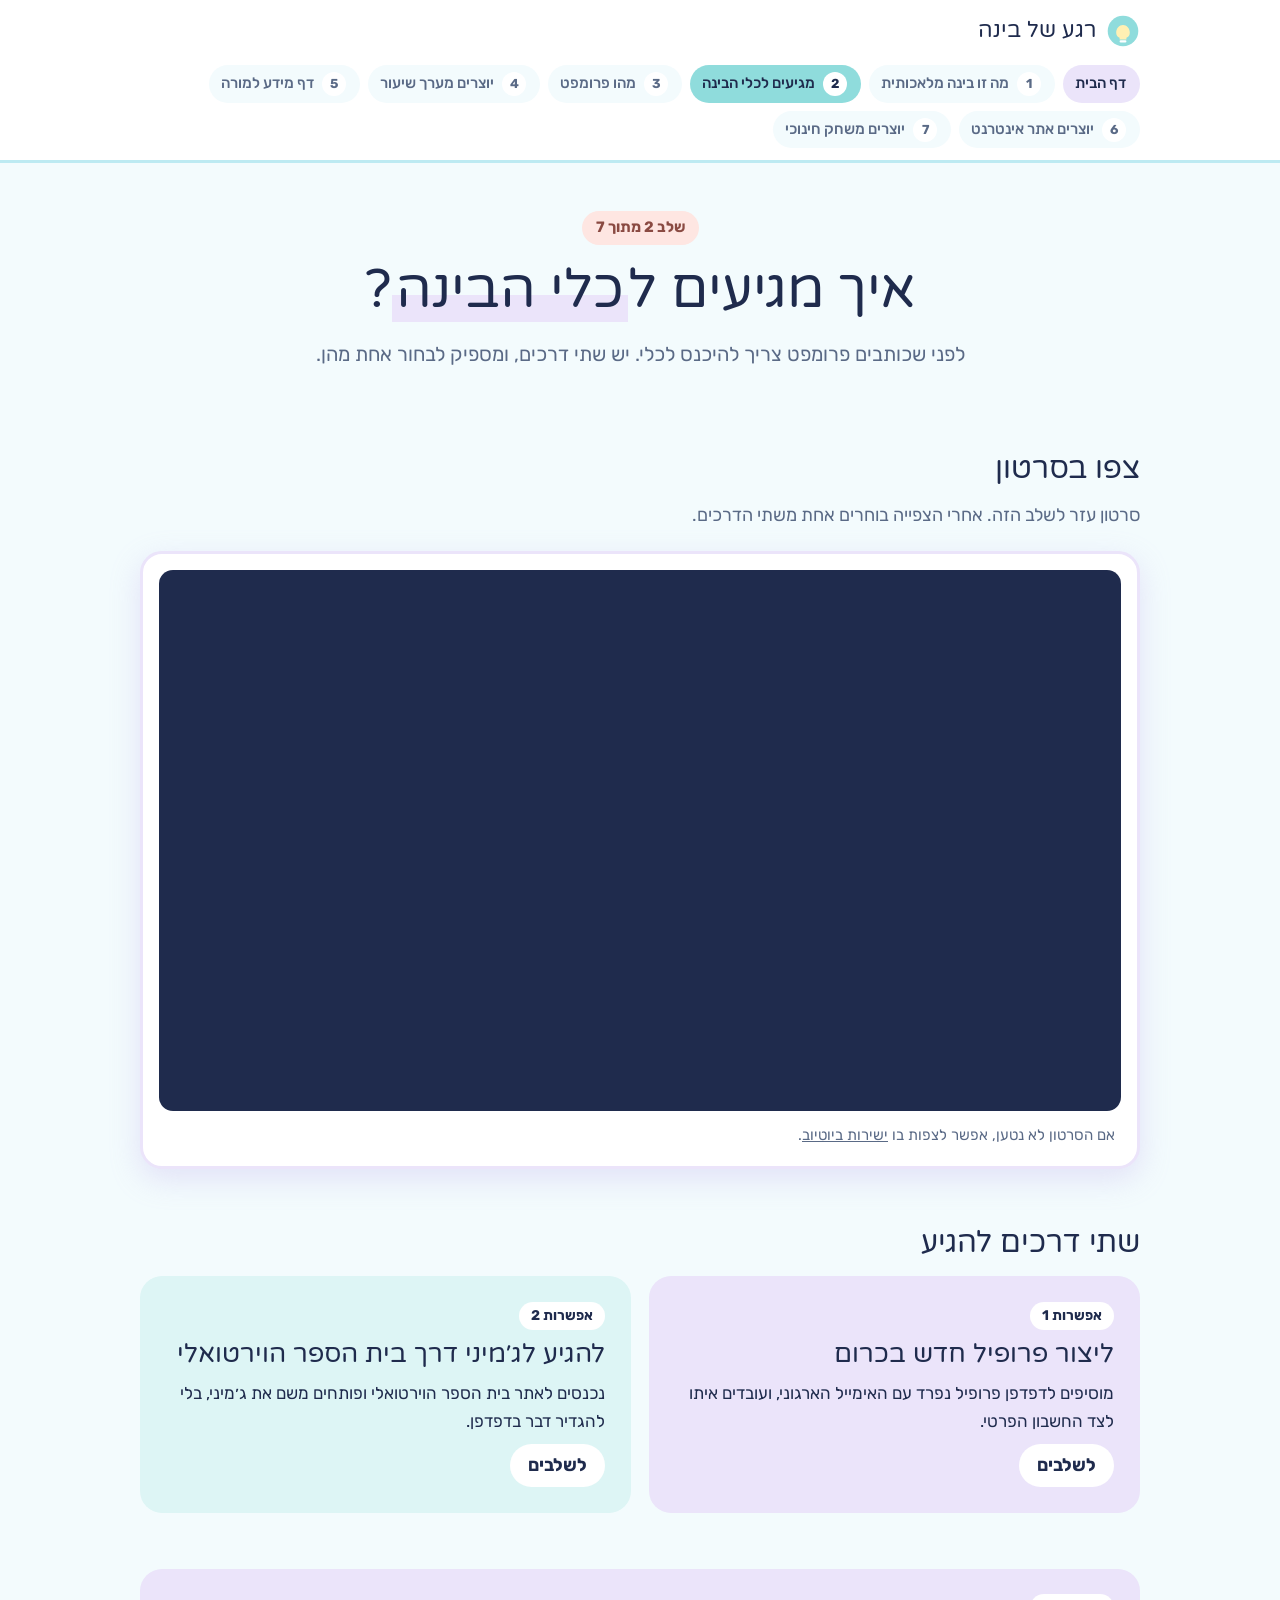
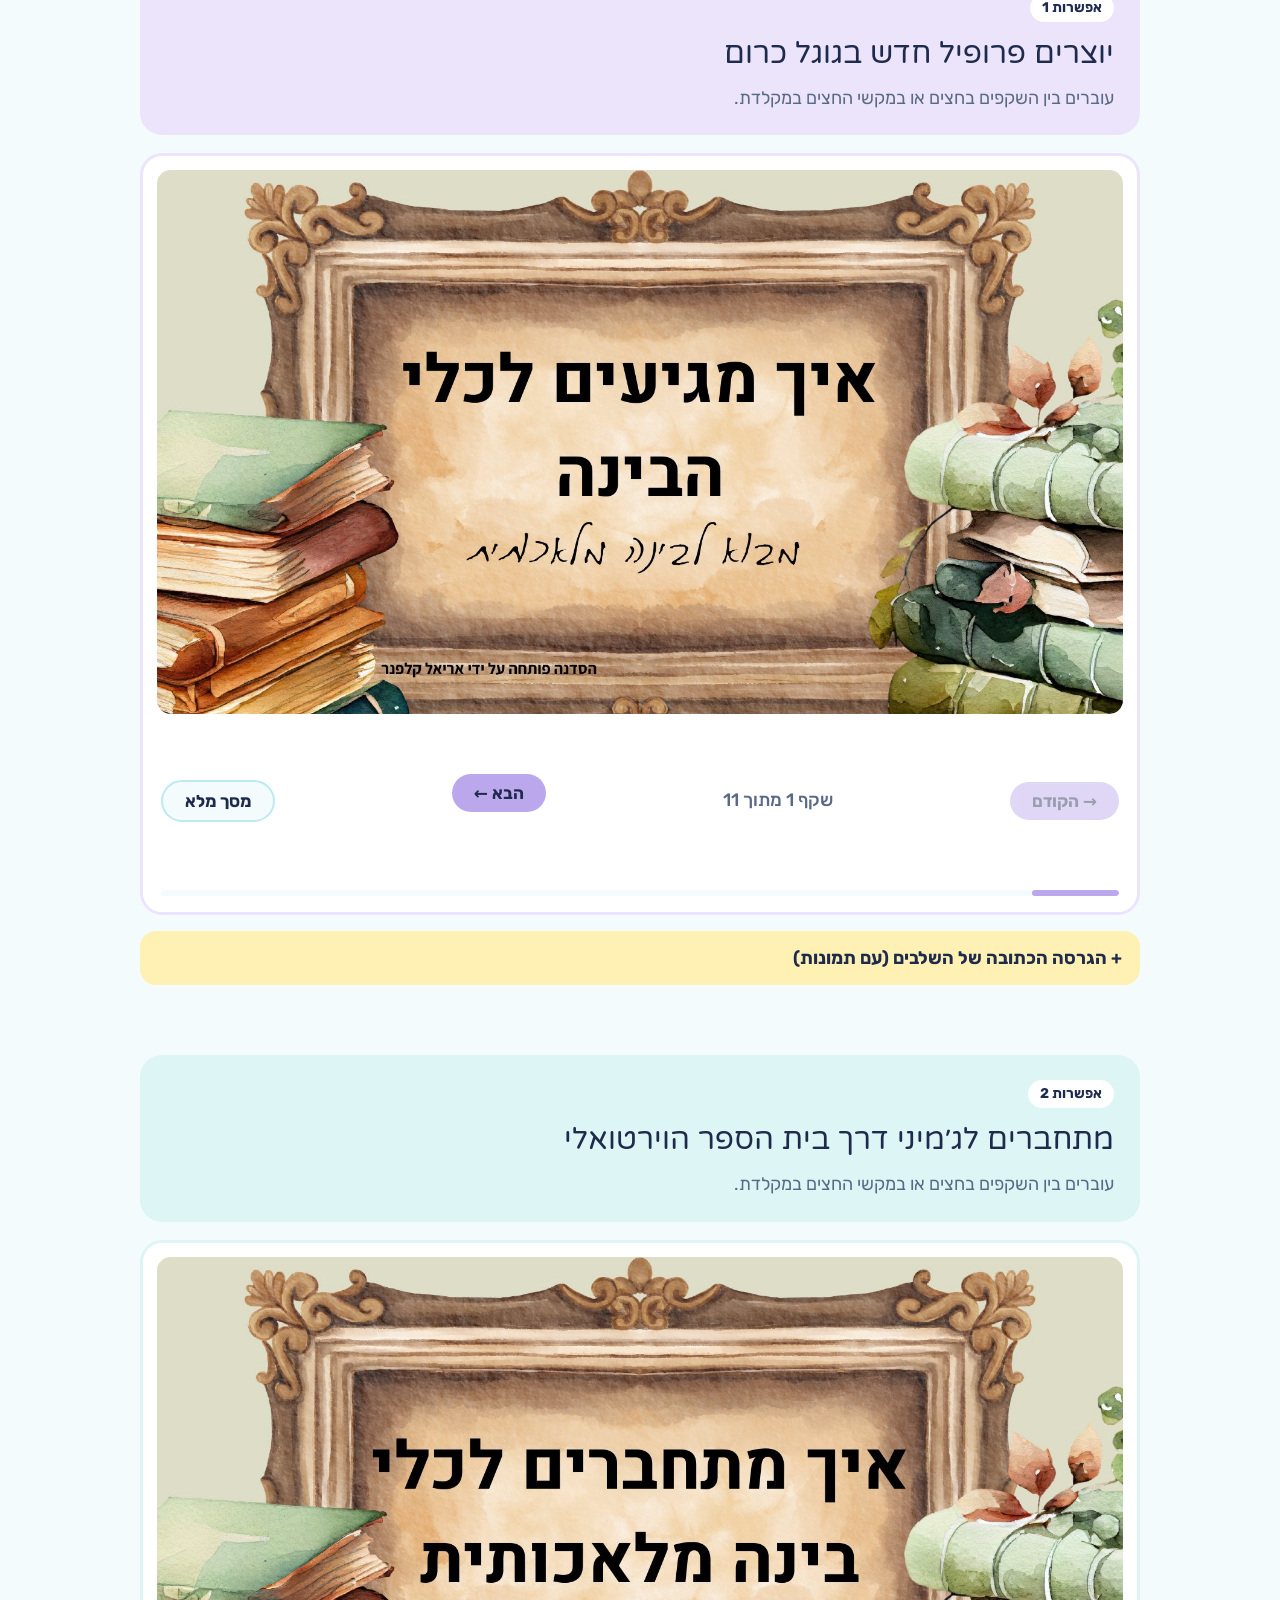
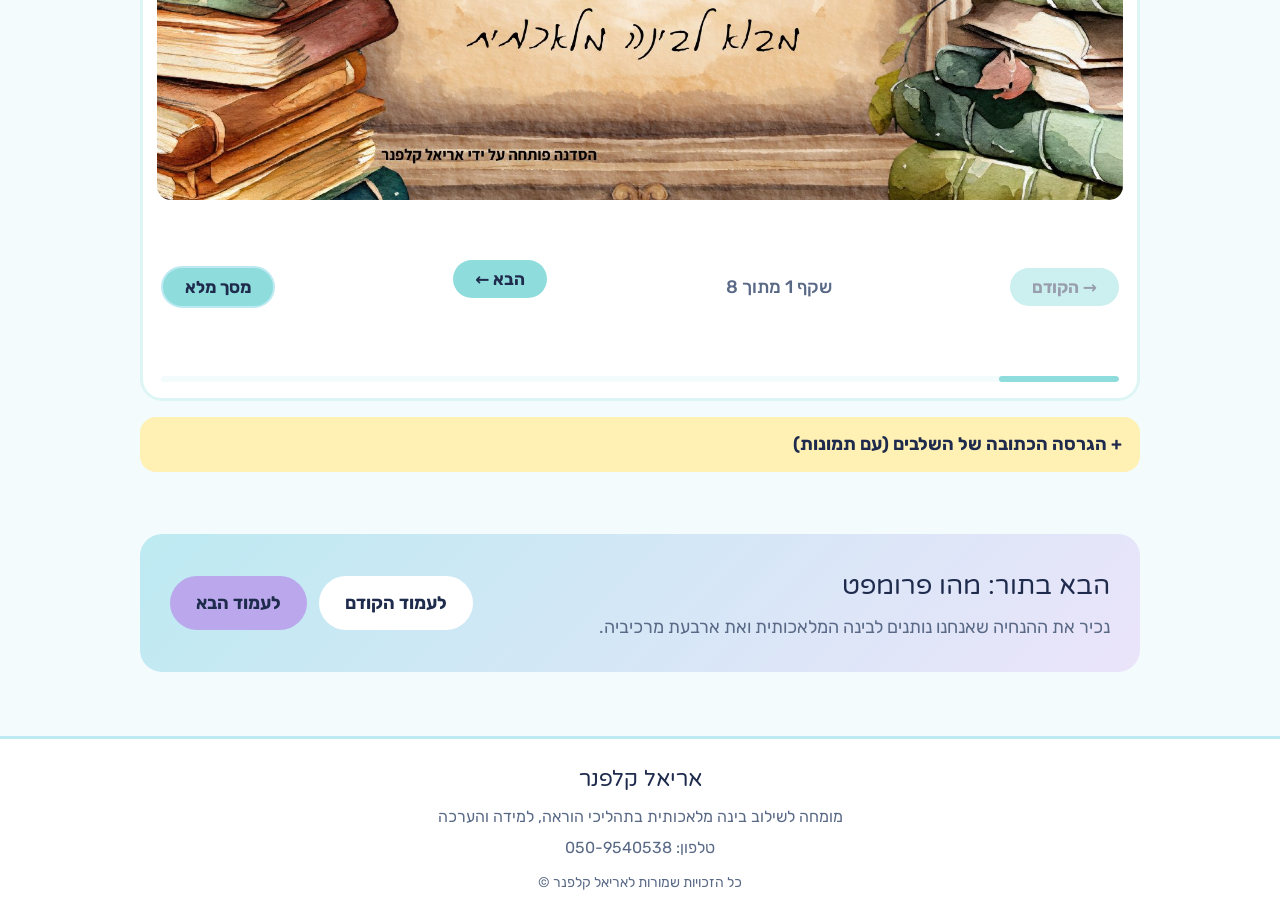
<file: tools.html>
<!DOCTYPE html>
<html lang="he" dir="rtl">
<head>
<meta charset="utf-8">
<meta name="viewport" content="width=device-width, initial-scale=1">
<title>רגע של בינה - מגיעים לכלי הבינה</title>
<link rel="preconnect" href="https://fonts.googleapis.com">
<link rel="preconnect" href="https://fonts.gstatic.com" crossorigin>
<link href="https://fonts.googleapis.com/css2?family=Rubik:wght@400;500;700&family=Varela+Round&display=swap" rel="stylesheet">
<link rel="stylesheet" href="style.css">
</head>
<body>

<header>
  <div class="bar">
    <a class="brand" href="index.html" aria-label="רגע של בינה - לדף הבית">
      <svg viewBox="0 0 40 40" aria-hidden="true"><circle cx="20" cy="20" r="18" fill="#8FDCDC"/><path d="M12 22c0-5 3.6-9 8-9s8 4 8 9c0 3-1.6 5-4 6v2h-8v-2c-2.4-1-4-3-4-6z" fill="#FFF0B3"/><rect x="16" y="31" width="8" height="2.5" rx="1.2" fill="#fff"/></svg>
      רגע של בינה
    </a>
    <button class="menu-btn" type="button" id="menu-btn" aria-expanded="false" aria-controls="site-nav"><span class="menu-ic" aria-hidden="true"></span>תפריט</button>
    <nav id="site-nav" aria-label="תפריט האתר">
      <ol>
        <li class="home"><a href="index.html">דף הבית</a></li>
        <li><a href="ai.html"><b>1</b>מה זו בינה מלאכותית</a></li>
        <li class="on"><a aria-current="page" href="tools.html"><b>2</b>מגיעים לכלי הבינה</a></li>
        <li><a href="prompt.html"><b>3</b>מהו פרומפט</a></li>
        <li><a href="lesson.html"><b>4</b>יוצרים מערך שיעור</a></li>
        <li><a href="info.html"><b>5</b>דף מידע למורה</a></li>
        <li><a href="web.html"><b>6</b>יוצרים אתר אינטרנט</a></li>
        <li><a href="game.html"><b>7</b>יוצרים משחק חינוכי</a></li>
      </ol>
    </nav>
  </div>
</header>

<main class="wrap">

  <section class="hero solo">
    <div>
      <span class="tag">שלב 2 מתוך 7</span>
      <h1>איך מגיעים ל<mark>כלי הבינה</mark>?</h1>
      <p class="lead">לפני שכותבים פרומפט צריך להיכנס לכלי. יש שתי דרכים, ומספיק לבחור אחת מהן.</p>
    </div>
  </section>

  <h2 class="sec video-sec">צפו בסרטון</h2>
  <p class="sub">סרטון עזר לשלב הזה. אחרי הצפייה בוחרים אחת משתי הדרכים.</p>
  <div class="video-box">
    <div class="video">
      <iframe src="https://www.youtube.com/embed/PjovNqouH80" title="סרטון: איך מגיעים לכלי הבינה" allow="accelerometer; autoplay; clipboard-write; encrypted-media; gyroscope; picture-in-picture; web-share" referrerpolicy="strict-origin-when-cross-origin" allowfullscreen loading="lazy"></iframe>
    </div>
    <p class="video-note">אם הסרטון לא נטען, אפשר לצפות בו <a href="https://youtu.be/PjovNqouH80" target="_blank" rel="noopener">ישירות ביוטיוב</a>.</p>
  </div>

  <h2 class="sec">שתי דרכים להגיע</h2>
  <div class="choices">
    <a class="choice ch1" href="#chrome">
      <span class="ch-num">אפשרות 1</span>
      <h2>ליצור פרופיל חדש בכרום</h2>
      <p>מוסיפים לדפדפן פרופיל נפרד עם האימייל הארגוני, ועובדים איתו לצד החשבון הפרטי.</p>
      <span class="go">לשלבים</span>
    </a>
    <a class="choice ch2" href="#gemini">
      <span class="ch-num">אפשרות 2</span>
      <h2>להגיע לג׳מיני דרך בית הספר הוירטואלי</h2>
      <p>נכנסים לאתר בית הספר הוירטואלי ופותחים משם את ג׳מיני, בלי להגדיר דבר בדפדפן.</p>
      <span class="go">לשלבים</span>
    </a>
  </div>

  <section id="chrome" class="part-block" aria-labelledby="chrome-title">
    <div class="block-head hd1">
      <span class="ch-num">אפשרות 1</span>
      <h2 id="chrome-title" class="sec">יוצרים פרופיל חדש בגוגל כרום</h2>
      <p class="sub">עוברים בין השקפים בחצים או במקשי החצים במקלדת.</p>
    </div>
    <div class="viewer" data-name="chrome" data-count="11" tabindex="0" role="group" aria-label="מצגת: יוצרים פרופיל חדש בגוגל כרום">
      <div class="stage"><img class="slide" src="slides/chrome-01.jpg" alt="שקף 1 מתוך 11" width="1600" height="900"></div>
      <div class="controls">
        <button class="vb prev" type="button" aria-label="לשקף הקודם">&rarr; הקודם</button>
        <span class="count" aria-live="polite">שקף 1 מתוך 11</span>
        <button class="vb next" type="button" aria-label="לשקף הבא">הבא &larr;</button>
        <button class="vb fs" type="button">מסך מלא</button>
      </div>
      <div class="bar-progress" aria-hidden="true"><span></span></div>
    </div>
    <details class="written"><summary>הגרסה הכתובה של השלבים (עם תמונות)</summary>
    <ol class="steps">
      <li class="step s1">
        <div class="step-text"><span class="num">1</span><div><h3>הקלידו בגוגל בית הספר הוירטואלי.</h3><p class="step-sub">לחצו על התחברות.</p></div></div>
        <button class="shot" type="button" data-full="steps/chrome-01.jpg" aria-label="הגדלת התמונה של שלב 1"><img src="steps/chrome-01.jpg" alt="עמוד הבית של בית הספר הוירטואלי עם כפתור התחברות סגול" loading="lazy"><span class="zoom">להגדלה</span></button>
      </li>
      <li class="step s1">
        <div class="step-text"><span class="num">2</span><div><h3>התחברו בעזרת הזדהות אחידה.</h3></div></div>
        <button class="shot" type="button" data-full="steps/chrome-02.jpg" aria-label="הגדלת התמונה של שלב 2"><img src="steps/chrome-02.jpg" alt="מסך כניסה עם קוד משתמש וסיסמה" loading="lazy"><span class="zoom">להגדלה</span></button>
      </li>
      <li class="step s1">
        <div class="step-text"><span class="num">3</span><div><h3>לחצו על אותיות השם שלכם למעלה בצד שמאל.</h3><p class="step-note"><strong>טיפ:</strong> מכאן תוכלו לגשת לאימייל הארגוני שלכם, לקלאסרום, לדרייב שלכם ולג׳מיני (בינה מלאכותית).</p></div></div>
        <button class="shot" type="button" data-full="steps/chrome-03.jpg" aria-label="הגדלת התמונה של שלב 3"><img src="steps/chrome-03.jpg" alt="סרגל העליון של בית הספר הוירטואלי, עם אותיות השם בפינה השמאלית" loading="lazy"><span class="zoom">להגדלה</span></button>
      </li>
      <li class="step s1">
        <div class="step-text"><span class="num">4</span><div><h3>בחלונית שנפתחה לחצו על העתק והעתיקו את כתובת האימייל הארגוני שלכם.</h3></div></div>
        <button class="shot" type="button" data-full="steps/chrome-04.jpg" aria-label="הגדלת התמונה של שלב 4"><img src="steps/chrome-04.jpg" alt="חלונית הפרופיל עם כתובת האימייל הארגוני וכפתור העתקה" loading="lazy"><span class="zoom">להגדלה</span></button>
      </li>
      <li class="step s1">
        <div class="step-text"><span class="num">5</span><div><h3>פתחו כרטיסיה חדשה בדפדפן שלכם.</h3><p class="step-sub">לחצו על אותיות השם שלכם בצד שמאל.</p></div></div>
        <button class="shot" type="button" data-full="steps/chrome-05.jpg" aria-label="הגדלת התמונה של שלב 5"><img src="steps/chrome-05.jpg" alt="כרטיסיה חדשה בכרום עם דף הבית של גוגל" loading="lazy"><span class="zoom">להגדלה</span></button>
      </li>
      <li class="step s1">
        <div class="step-text"><span class="num">6</span><div><h3>לחצו על הוספת חשבון.</h3></div></div>
        <button class="shot" type="button" data-full="steps/chrome-06.jpg" aria-label="הגדלת התמונה של שלב 6"><img src="steps/chrome-06.jpg" alt="חלונית החשבון של גוגל עם כפתור הוספת חשבון" loading="lazy"><span class="zoom">להגדלה</span></button>
      </li>
      <li class="step s1">
        <div class="step-text"><span class="num">7</span><div><h3>הדביקו את כתובת האימייל הארגוני שלכם ולחצו על הבא.</h3></div></div>
        <button class="shot" type="button" data-full="steps/chrome-07.jpg" aria-label="הגדלת התמונה של שלב 7"><img src="steps/chrome-07.jpg" alt="מסך הכניסה של גוגל עם שדה לכתובת אימייל וכפתור הבא" loading="lazy"><span class="zoom">להגדלה</span></button>
      </li>
      <li class="step s1">
        <div class="step-text"><span class="num">8</span><div><h3>התחברו בעזרת הזדהות אחידה.</h3></div></div>
        <button class="shot" type="button" data-full="steps/chrome-08.jpg" aria-label="הגדלת התמונה של שלב 8"><img src="steps/chrome-08.jpg" alt="מסך כניסה עם קוד משתמש וסיסמה" loading="lazy"><span class="zoom">להגדלה</span></button>
      </li>
      <li class="step s1">
        <div class="step-text"><span class="num">9</span><div><h3>לחצו על המשך ויצרנו פרופיל עם האימייל הארגוני.</h3><p class="step-note"><strong>טיפ:</strong> אם אינכם רואים את הפרופיל החדש, לחצו על אותיות שמכם בצד שמאל למעלה ובחרו את הפרופיל החדש.</p></div></div>
        <button class="shot" type="button" data-full="steps/chrome-09.jpg" aria-label="הגדלת התמונה של שלב 9"><img src="steps/chrome-09.jpg" alt="חלונית של גוגל לאישור שהחשבון הוא שלכם, עם כפתור המשך" loading="lazy"><span class="zoom">להגדלה</span></button>
      </li>
    </ol>
    <p class="done d1">בהצלחה! הפרופיל החדש מוכן לעבודה.</p>
    </details>
  </section>

  <section id="gemini" class="part-block" aria-labelledby="gemini-title">
    <div class="block-head hd2">
      <span class="ch-num">אפשרות 2</span>
      <h2 id="gemini-title" class="sec">מתחברים לג׳מיני דרך בית הספר הוירטואלי</h2>
      <p class="sub">עוברים בין השקפים בחצים או במקשי החצים במקלדת.</p>
    </div>
    <div class="viewer" data-name="gemini" data-count="8" tabindex="0" role="group" aria-label="מצגת: איך מתחברים לכלי בינה מלאכותית">
      <div class="stage"><img class="slide" src="slides/gemini-01.jpg" alt="שקף 1 מתוך 8" width="1600" height="900"></div>
      <div class="controls">
        <button class="vb prev" type="button" aria-label="לשקף הקודם">&rarr; הקודם</button>
        <span class="count" aria-live="polite">שקף 1 מתוך 8</span>
        <button class="vb next" type="button" aria-label="לשקף הבא">הבא &larr;</button>
        <button class="vb fs" type="button">מסך מלא</button>
      </div>
      <div class="bar-progress" aria-hidden="true"><span></span></div>
    </div>
    <details class="written"><summary>הגרסה הכתובה של השלבים (עם תמונות)</summary>
    <ol class="steps">
      <li class="step s2">
        <div class="step-text"><span class="num">1</span><div><h3>הקלידו בגוגל בית הספר הוירטואלי.</h3><p class="step-sub">לחצו על התחברות.</p></div></div>
        <button class="shot" type="button" data-full="steps/gemini-01.jpg" aria-label="הגדלת התמונה של שלב 1"><img src="steps/gemini-01.jpg" alt="עמוד הבית של בית הספר הוירטואלי עם כפתור התחברות סגול" loading="lazy"><span class="zoom">להגדלה</span></button>
      </li>
      <li class="step s2">
        <div class="step-text"><span class="num">2</span><div><h3>התחברו בעזרת הזדהות אחידה.</h3></div></div>
        <button class="shot" type="button" data-full="steps/gemini-02.jpg" aria-label="הגדלת התמונה של שלב 2"><img src="steps/gemini-02.jpg" alt="מסך כניסה עם קוד משתמש וסיסמה" loading="lazy"><span class="zoom">להגדלה</span></button>
      </li>
      <li class="step s2">
        <div class="step-text"><span class="num">3</span><div><h3>לחצו על כלים שימושיים.</h3><p class="step-note"><strong>טיפ:</strong> מכאן תוכלו לגשת לאימייל הארגוני שלכם, לקלאסרום, לדרייב שלכם ולג׳מיני (בינה מלאכותית).</p></div></div>
        <button class="shot" type="button" data-full="steps/gemini-03.jpg" aria-label="הגדלת התמונה של שלב 3"><img src="steps/gemini-03.jpg" alt="חלונית כלים שימושיים עם סמלי דרייב, טימס, קלאסרום, אאוטלוק, ג׳ימייל ואחסון ענן" loading="lazy"><span class="zoom">להגדלה</span></button>
      </li>
      <li class="step s2">
        <div class="step-text"><span class="num">4</span><div><h3>בחלונית שנפתחה בחרו את ג׳מיני.</h3></div></div>
        <button class="shot" type="button" data-full="steps/gemini-04.jpg" aria-label="הגדלת התמונה של שלב 4"><img src="steps/gemini-04.jpg" alt="רשימת הכלים השימושיים, ובה סמל ג׳מיני" loading="lazy"><span class="zoom">להגדלה</span></button>
      </li>
      <li class="step s2">
        <div class="step-text"><span class="num">5</span><div><h3>ממתינים.</h3></div></div>
        <button class="shot" type="button" data-full="steps/gemini-05.jpg" aria-label="הגדלת התמונה של שלב 5"><img src="steps/gemini-05.jpg" alt="מסך המעבר: הנך מועבר לעמוד המבוקש" loading="lazy"><span class="zoom">להגדלה</span></button>
      </li>
      <li class="step s2">
        <div class="step-text"><span class="num">6</span><div><h3>זהו, מתחילים לעבוד.</h3></div></div>
        <button class="shot" type="button" data-full="steps/gemini-06.jpg" aria-label="הגדלת התמונה של שלב 6"><img src="steps/gemini-06.jpg" alt="מסך הפתיחה של ג׳מיני עם שורת כתיבה" loading="lazy"><span class="zoom">להגדלה</span></button>
      </li>
    </ol>
    <p class="done d2">בהצלחה! אפשר להתחיל לעבוד.</p>
    </details>
  </section>

  <section class="next" aria-labelledby="next-title">
    <div>
      <h2 id="next-title">הבא בתור: מהו פרומפט</h2>
      <p>נכיר את ההנחיה שאנחנו נותנים לבינה המלאכותית ואת ארבעת מרכיביה.</p>
    </div>
    <div class="btns">
      <a class="btn ghost" href="ai.html">לעמוד הקודם</a>
      <a class="btn" href="prompt.html">לעמוד הבא</a>
    </div>
  </section>
</main>

<dialog id="lightbox" aria-label="תמונה מוגדלת">
  <form method="dialog"><button class="close" aria-label="סגירה">סגירה</button></form>
  <img id="lb-img" alt="">
</dialog>

<footer class="site-footer">
  <div class="foot-in">
    <strong class="foot-name">אריאל קלפנר</strong>
    <span class="foot-role">מומחה לשילוב בינה מלאכותית בתהליכי הוראה, למידה והערכה</span>
    <span class="foot-phone">טלפון: <bdi dir="ltr">050-9540538</bdi></span>
    <span class="foot-rights">כל הזכויות שמורות לאריאל קלפנר ©</span>
  </div>
</footer>

<script>
(function(){
  var dlg=document.getElementById('lightbox'),img=document.getElementById('lb-img');
  document.querySelectorAll('.shot').forEach(function(b){
    b.addEventListener('click',function(){
      img.src=b.getAttribute('data-full');
      img.alt=b.querySelector('img').alt;
      if(dlg.showModal){dlg.showModal();}else{window.open(img.src,'_blank');}
    });
  });
  dlg.addEventListener('click',function(e){if(e.target===dlg){dlg.close();}});
})();
</script>

<script src="viewer.js"></script>
<script src="menu.js"></script>
</body>
</html>
</file>
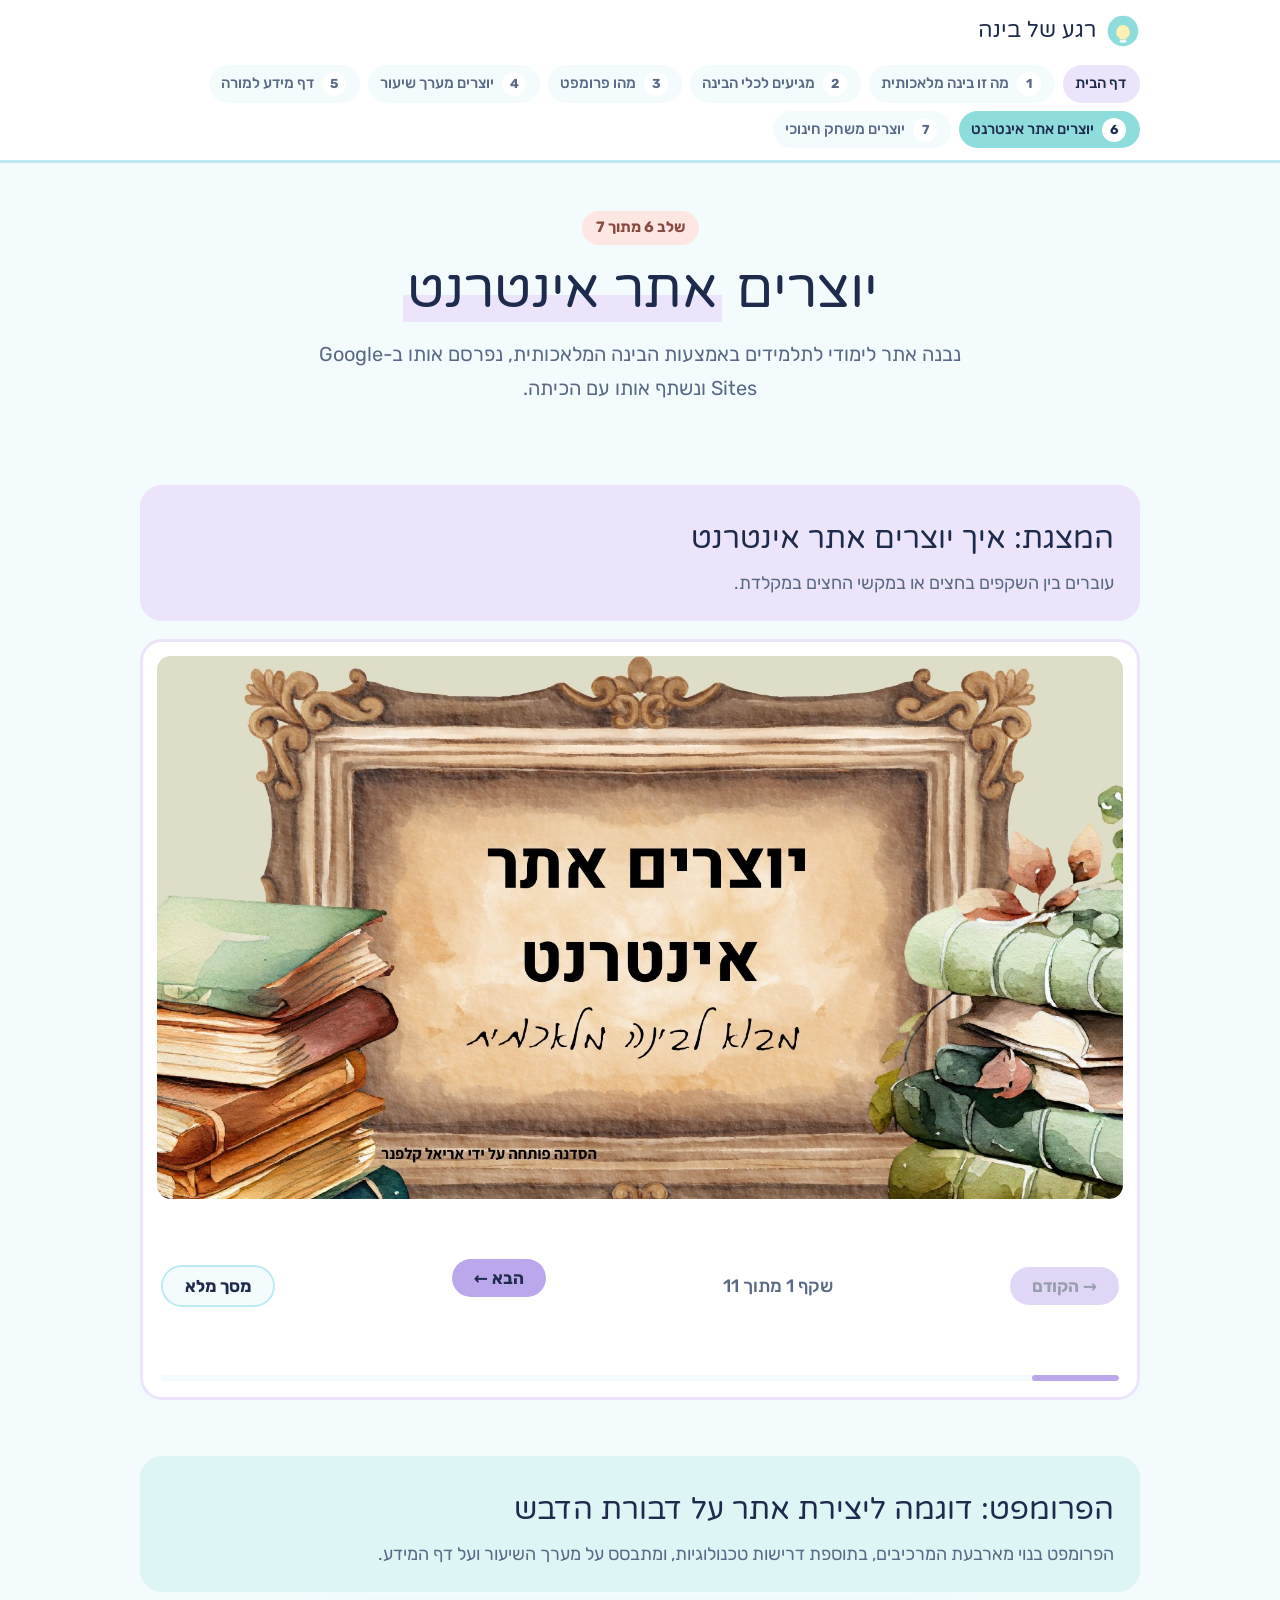
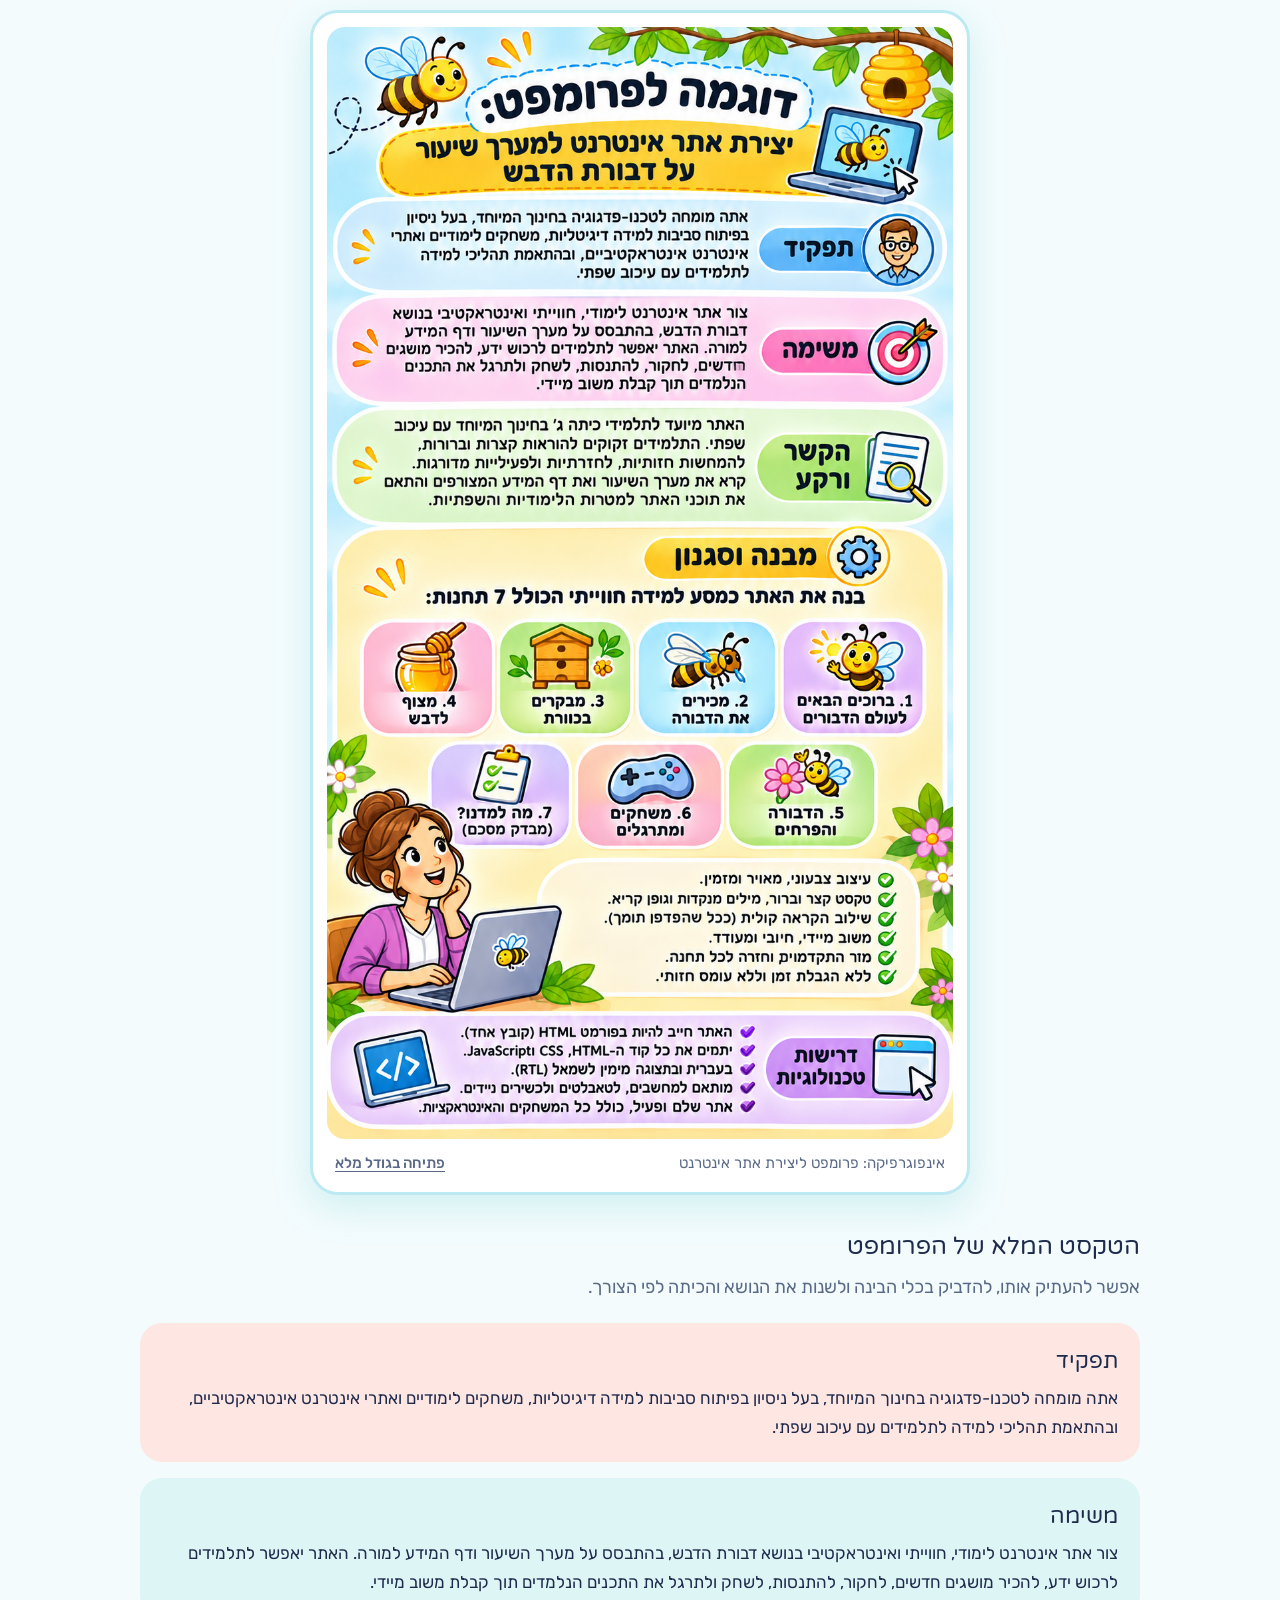
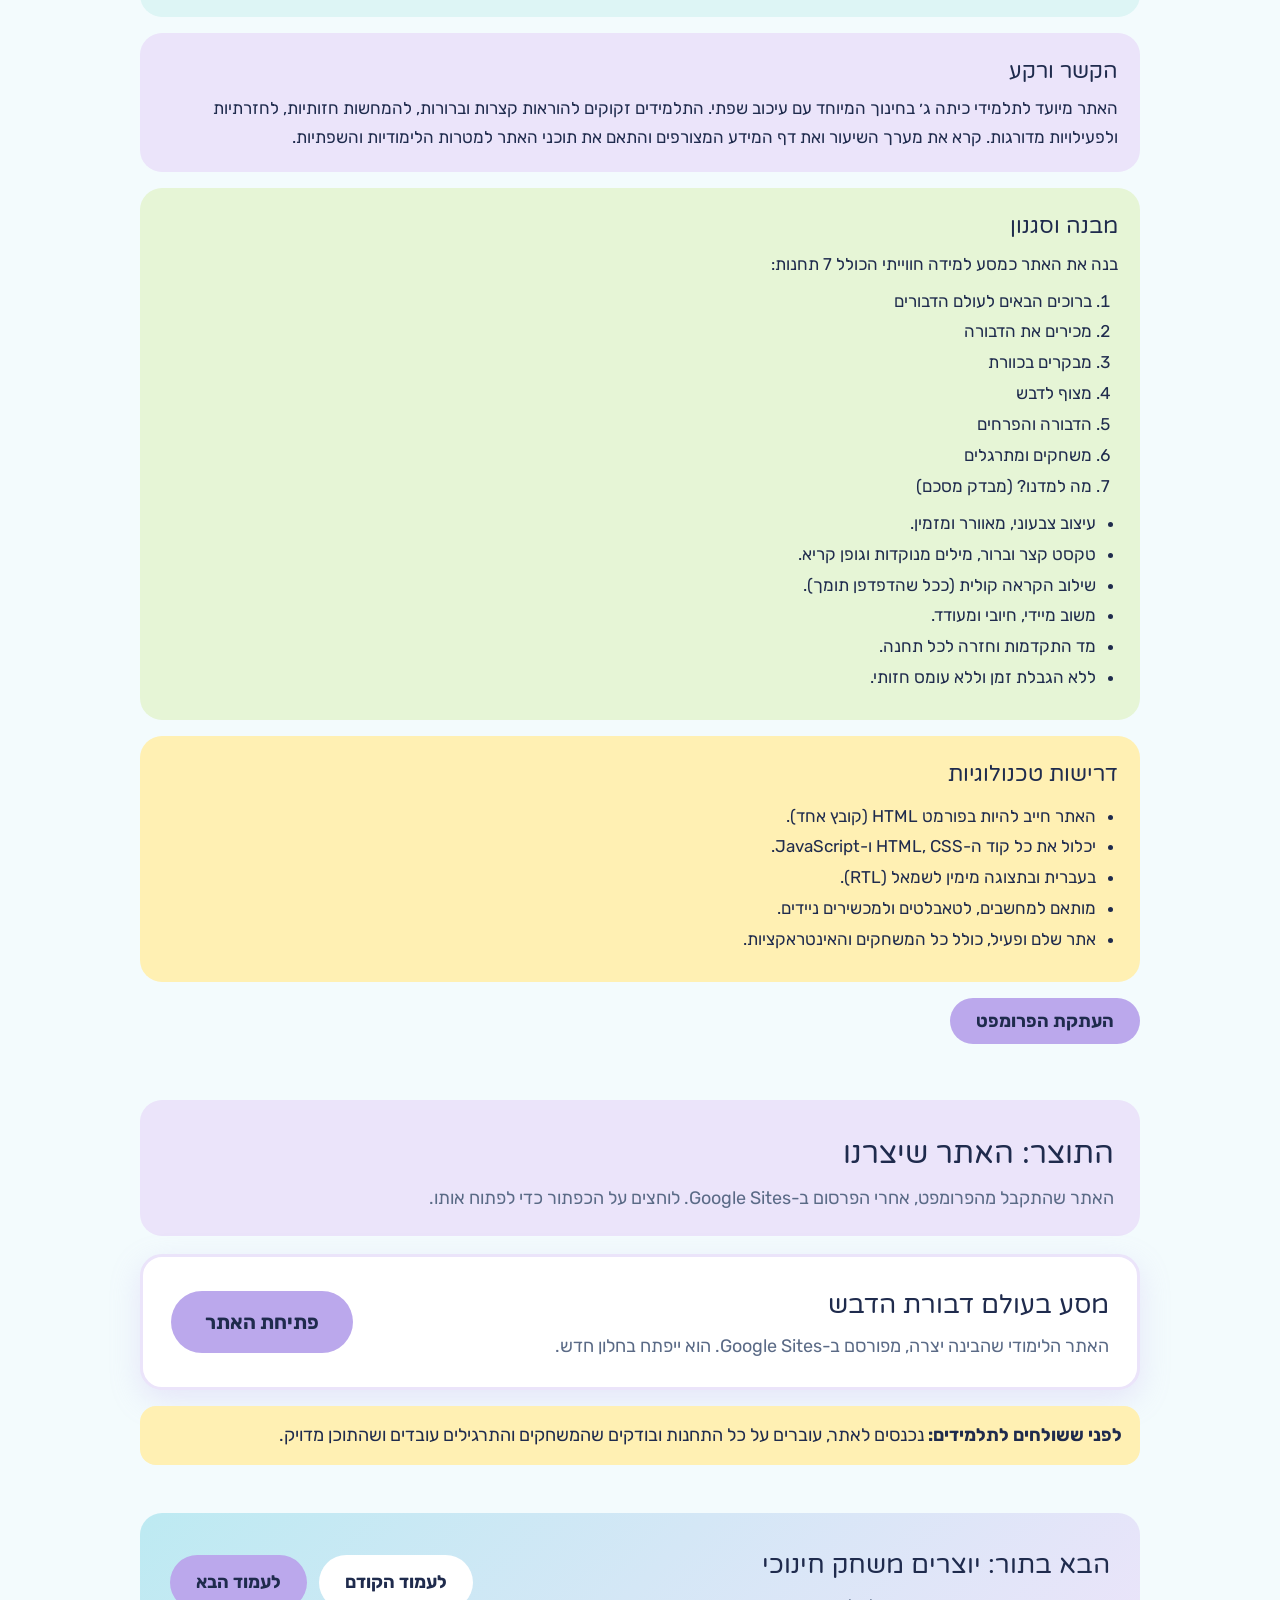
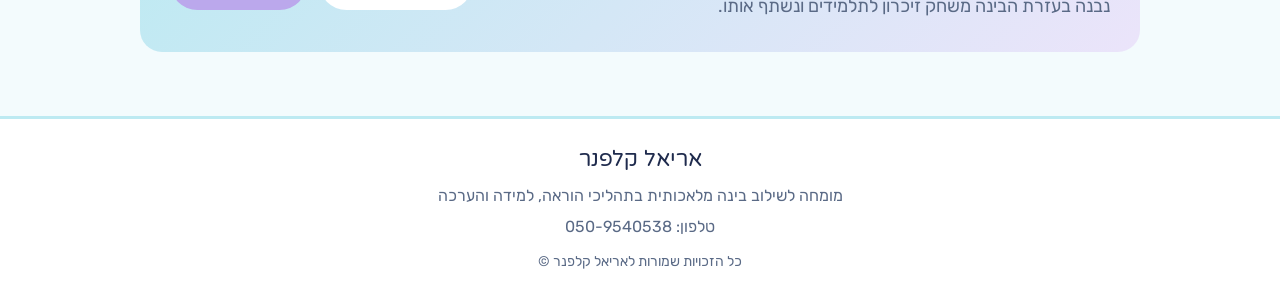
<file: web.html>
<!DOCTYPE html>
<html lang="he" dir="rtl">
<head>
<meta charset="utf-8">
<meta name="viewport" content="width=device-width, initial-scale=1">
<title>רגע של בינה - יוצרים אתר אינטרנט</title>
<link rel="preconnect" href="https://fonts.googleapis.com">
<link rel="preconnect" href="https://fonts.gstatic.com" crossorigin>
<link href="https://fonts.googleapis.com/css2?family=Rubik:wght@400;500;700&family=Varela+Round&display=swap" rel="stylesheet">
<link rel="stylesheet" href="style.css">
</head>
<body>

<header>
  <div class="bar">
    <a class="brand" href="index.html" aria-label="רגע של בינה - לדף הבית">
      <svg viewBox="0 0 40 40" aria-hidden="true"><circle cx="20" cy="20" r="18" fill="#8FDCDC"/><path d="M12 22c0-5 3.6-9 8-9s8 4 8 9c0 3-1.6 5-4 6v2h-8v-2c-2.4-1-4-3-4-6z" fill="#FFF0B3"/><rect x="16" y="31" width="8" height="2.5" rx="1.2" fill="#fff"/></svg>
      רגע של בינה
    </a>
    <button class="menu-btn" type="button" id="menu-btn" aria-expanded="false" aria-controls="site-nav"><span class="menu-ic" aria-hidden="true"></span>תפריט</button>
    <nav id="site-nav" aria-label="תפריט האתר">
      <ol>
        <li class="home"><a href="index.html">דף הבית</a></li>
        <li><a href="ai.html"><b>1</b>מה זו בינה מלאכותית</a></li>
        <li><a href="tools.html"><b>2</b>מגיעים לכלי הבינה</a></li>
        <li><a href="prompt.html"><b>3</b>מהו פרומפט</a></li>
        <li><a href="lesson.html"><b>4</b>יוצרים מערך שיעור</a></li>
        <li><a href="info.html"><b>5</b>דף מידע למורה</a></li>
        <li class="on"><a aria-current="page" href="web.html"><b>6</b>יוצרים אתר אינטרנט</a></li>
        <li><a href="game.html"><b>7</b>יוצרים משחק חינוכי</a></li>
      </ol>
    </nav>
  </div>
</header>

<main class="wrap">

  <section class="hero solo">
    <div>
      <span class="tag">שלב 6 מתוך 7</span>
      <h1>יוצרים <mark>אתר אינטרנט</mark></h1>
      <p class="lead">נבנה אתר לימודי לתלמידים באמצעות הבינה המלאכותית, נפרסם אותו ב-Google Sites ונשתף אותו עם הכיתה.</p>
    </div>
  </section>

  <section id="slides" class="part-block" aria-labelledby="slides-title">
    <div class="block-head hd1">
      <h2 id="slides-title" class="sec">המצגת: איך יוצרים אתר אינטרנט</h2>
      <p class="sub">עוברים בין השקפים בחצים או במקשי החצים במקלדת.</p>
    </div>
    <div class="viewer" data-name="web" data-count="11" tabindex="0" role="group" aria-label="מצגת: יוצרים אתר אינטרנט לשיעור ולדף המידע">
      <div class="stage"><img class="slide" src="slides/web-01.jpg" alt="שקף 1 מתוך 11" width="1600" height="900"></div>
      <div class="controls">
        <button class="vb prev" type="button" aria-label="לשקף הקודם">&rarr; הקודם</button>
        <span class="count" aria-live="polite">שקף 1 מתוך 11</span>
        <button class="vb next" type="button" aria-label="לשקף הבא">הבא &larr;</button>
        <button class="vb fs" type="button">מסך מלא</button>
      </div>
      <div class="bar-progress" aria-hidden="true"><span></span></div>
    </div>
  </section>

  <section id="prompt" class="part-block" aria-labelledby="prompt-title">
    <div class="block-head hd2">
      <h2 id="prompt-title" class="sec">הפרומפט: דוגמה ליצירת אתר על דבורת הדבש</h2>
      <p class="sub">הפרומפט בנוי מארבעת המרכיבים, בתוספת דרישות טכנולוגיות, ומתבסס על מערך השיעור ועל דף המידע.</p>
    </div>
    <figure class="figure">
      <img src="web-prompt-infographic.png" width="941" height="1672" loading="lazy"
           alt="אינפוגרפיקה: דוגמה לפרומפט ליצירת אתר אינטרנט למערך שיעור על דבורת הדבש. החלקים: תפקיד, משימה, הקשר ורקע, מבנה וסגנון עם שבע תחנות, ודרישות טכנולוגיות. הטקסט המלא מופיע מתחת לאינפוגרפיקה.">
      <figcaption>
        <span>אינפוגרפיקה: פרומפט ליצירת אתר אינטרנט</span>
        <a href="web-prompt-infographic.png" target="_blank" rel="noopener">פתיחה בגודל מלא</a>
      </figcaption>
    </figure>

    <h3 class="subhead">הטקסט המלא של הפרומפט</h3>
    <p class="sub">אפשר להעתיק אותו, להדביק בכלי הבינה ולשנות את הנושא והכיתה לפי הצורך.</p>
    <div class="parts one" id="prompt-parts">
      <article class="part p2">
        <h3>תפקיד</h3>
        <div class="body"><p>אתה מומחה לטכנו-פדגוגיה בחינוך המיוחד, בעל ניסיון בפיתוח סביבות למידה דיגיטליות, משחקים לימודיים ואתרי אינטרנט אינטראקטיביים, ובהתאמת תהליכי למידה לתלמידים עם עיכוב שפתי.</p></div>
      </article>
      <article class="part p1">
        <h3>משימה</h3>
        <div class="body"><p>צור אתר אינטרנט לימודי, חווייתי ואינטראקטיבי בנושא דבורת הדבש, בהתבסס על מערך השיעור ודף המידע למורה. האתר יאפשר לתלמידים לרכוש ידע, להכיר מושגים חדשים, לחקור, להתנסות, לשחק ולתרגל את התכנים הנלמדים תוך קבלת משוב מיידי.</p></div>
      </article>
      <article class="part p4">
        <h3>הקשר ורקע</h3>
        <div class="body"><p>האתר מיועד לתלמידי כיתה ג׳ בחינוך המיוחד עם עיכוב שפתי. התלמידים זקוקים להוראות קצרות וברורות, להמחשות חזותיות, לחזרתיות ולפעילויות מדורגות. קרא את מערך השיעור ואת דף המידע המצורפים והתאם את תוכני האתר למטרות הלימודיות והשפתיות.</p></div>
      </article>
      <article class="part p3">
        <h3>מבנה וסגנון</h3>
        <div class="body">
          <p>בנה את האתר כמסע למידה חווייתי הכולל 7 תחנות:</p>
          <ol>
            <li>ברוכים הבאים לעולם הדבורים</li>
            <li>מכירים את הדבורה</li>
            <li>מבקרים בכוורת</li>
            <li>מצוף לדבש</li>
            <li>הדבורה והפרחים</li>
            <li>משחקים ומתרגלים</li>
            <li>מה למדנו? (מבדק מסכם)</li>
          </ol>
          <ul>
            <li>עיצוב צבעוני, מאוורר ומזמין.</li>
            <li>טקסט קצר וברור, מילים מנוקדות וגופן קריא.</li>
            <li>שילוב הקראה קולית (ככל שהדפדפן תומך).</li>
            <li>משוב מיידי, חיובי ומעודד.</li>
            <li>מד התקדמות וחזרה לכל תחנה.</li>
            <li>ללא הגבלת זמן וללא עומס חזותי.</li>
          </ul>
        </div>
      </article>
      <article class="part p5">
        <h3>דרישות טכנולוגיות</h3>
        <div class="body">
          <ul>
            <li>האתר חייב להיות בפורמט HTML (קובץ אחד).</li>
            <li>יכלול את כל קוד ה-HTML, CSS ו-JavaScript.</li>
            <li>בעברית ובתצוגה מימין לשמאל (RTL).</li>
            <li>מותאם למחשבים, לטאבלטים ולמכשירים ניידים.</li>
            <li>אתר שלם ופעיל, כולל כל המשחקים והאינטראקציות.</li>
          </ul>
        </div>
      </article>
    </div>
    <div class="copy-row">
      <button class="btn" type="button" id="copy-prompt">העתקת הפרומפט</button>
      <span id="copy-status" role="status" aria-live="polite"></span>
    </div>
  </section>

  <section id="result" class="part-block" aria-labelledby="result-title">
    <div class="block-head hd1">
      <h2 id="result-title" class="sec">התוצר: האתר שיצרנו</h2>
      <p class="sub">האתר שהתקבל מהפרומפט, אחרי הפרסום ב-Google Sites. לוחצים על הכפתור כדי לפתוח אותו.</p>
    </div>
    <div class="link-card">
      <div class="link-text">
        <h3>מסע בעולם דבורת הדבש</h3>
        <p>האתר הלימודי שהבינה יצרה, מפורסם ב-Google Sites. הוא ייפתח בחלון חדש.</p>
      </div>
      <a class="btn link-btn" href="https://sites.google.com/educ.org.il/dvoradvash/full-page-embed" target="_blank" rel="noopener">פתיחת האתר</a>
    </div>
    <p class="check-note"><strong>לפני ששולחים לתלמידים:</strong> נכנסים לאתר, עוברים על כל התחנות ובודקים שהמשחקים והתרגילים עובדים ושהתוכן מדויק.</p>
  </section>

  <section class="next" aria-labelledby="next-title">
    <div>
      <h2 id="next-title">הבא בתור: יוצרים משחק חינוכי</h2>
      <p>נבנה בעזרת הבינה משחק זיכרון לתלמידים ונשתף אותו.</p>
    </div>
    <div class="btns">
      <a class="btn ghost" href="info.html">לעמוד הקודם</a>
      <a class="btn" href="game.html">לעמוד הבא</a>
    </div>
  </section>
</main>

<footer class="site-footer">
  <div class="foot-in">
    <strong class="foot-name">אריאל קלפנר</strong>
    <span class="foot-role">מומחה לשילוב בינה מלאכותית בתהליכי הוראה, למידה והערכה</span>
    <span class="foot-phone">טלפון: <bdi dir="ltr">050-9540538</bdi></span>
    <span class="foot-rights">כל הזכויות שמורות לאריאל קלפנר ©</span>
  </div>
</footer>

<script src="viewer.js"></script>
<script>
(function(){
  var btn=document.getElementById('copy-prompt'),st=document.getElementById('copy-status');
  function text(){
    return Array.prototype.map.call(document.querySelectorAll('#prompt-parts .part'),function(p){
      var out=[];
      p.querySelectorAll('.body > *').forEach(function(el){
        if(el.tagName==='UL'){el.querySelectorAll('li').forEach(function(li){out.push('- '+li.textContent);});}
        else if(el.tagName==='OL'){el.querySelectorAll('li').forEach(function(li,k){out.push((k+1)+'. '+li.textContent);});}
        else{out.push(el.textContent);}
      });
      return p.querySelector('h3').textContent+': '+out.join('\n');
    }).join('\n\n');
  }
  function done(msg){st.textContent=msg;setTimeout(function(){st.textContent='';},3000);}
  btn.addEventListener('click',function(){
    var t=text();
    if(navigator.clipboard&&navigator.clipboard.writeText){
      navigator.clipboard.writeText(t).then(function(){done('הפרומפט הועתק');},fallback);
    }else{fallback();}
    function fallback(){
      var ta=document.createElement('textarea');ta.value=t;document.body.appendChild(ta);ta.select();
      try{document.execCommand('copy');done('הפרומפט הועתק');}catch(e){done('ההעתקה לא הצליחה, סמנו את הטקסט והעתיקו ידנית');}
      document.body.removeChild(ta);
    }
  });
})();
</script>
<script src="menu.js"></script>
</body>
</html>
</file>
<file: style.css>
:root{
  /* פלטת פסטל שנגזרת מהאינפוגרפיקה: תכלת, לבנדר, ירוק מנטה, ורוד עדין וצהוב בהיר מאוד */
  --bg:#F3FBFD;
  --surface:#FFFFFF;
  --ink:#1F2B4D;
  --muted:#5A6A86;
  --sky:#BDEAF2;
  --teal:#8FDCDC;
  --teal-soft:#DDF5F5;
  --lav:#BBA8EC;
  --lav-soft:#EBE4FA;
  --mint:#B5E08A;
  --mint-soft:#E6F5D6;
  --pink:#F9B5AC;
  --pink-soft:#FEE6E2;
  --butter:#FFF0B3;
  --display:"Varela Round","Rubik",system-ui,sans-serif;
  --body:"Rubik",system-ui,sans-serif;
  --radius:22px;
  /* פריסה: כותרת עליונה עם ניווט שלבים, תוכן במרכז, כרטיסים בצבעי פסטל, כפתורי הקודם והבא */
}
*{box-sizing:border-box}
html{scroll-behavior:smooth}
body{margin:0;background:var(--bg);color:var(--ink);font-family:var(--body);font-size:18px;line-height:1.7}
a{color:inherit}
:focus-visible{outline:3px solid var(--lav);outline-offset:3px;border-radius:8px}
.wrap{max-width:1040px;margin:0 auto;padding:0 20px}

/* ניווט */
header{background:var(--surface);border-bottom:3px solid var(--sky);position:sticky;top:0;z-index:5}
.bar{display:flex;align-items:center;justify-content:space-between;gap:16px;flex-wrap:wrap;padding:12px 20px;max-width:1040px;margin:0 auto}
.brand{display:flex;align-items:center;gap:10px;font-family:var(--display);font-size:22px;color:var(--ink);text-decoration:none}
.brand svg{width:34px;height:34px}
nav ol{list-style:none;margin:0;padding:0;display:flex;gap:8px;flex-wrap:wrap}
nav li a,nav li span{display:flex;align-items:center;gap:8px;padding:6px 14px 6px 12px;border-radius:999px;font-size:15px;font-weight:500;text-decoration:none;background:var(--bg);color:var(--muted)}
nav li a:hover{background:var(--teal-soft)}
nav li b{display:grid;place-items:center;width:24px;height:24px;border-radius:50%;background:#fff;font-size:13px;color:var(--muted)}
nav li.on a{background:var(--teal);color:var(--ink)}
nav li.on b{background:#fff;color:var(--ink)}
nav li.soon span{opacity:.8}
nav small{font-size:12px;background:var(--butter);color:#6B5A1E;padding:0 8px;border-radius:999px}

/* פתיח */
.hero{padding:48px 0 24px;display:grid;grid-template-columns:1.2fr .8fr;gap:32px;align-items:center}
.hero.solo{grid-template-columns:1fr;text-align:center;justify-items:center}
.tag{display:inline-block;background:var(--pink-soft);color:#8A4A42;font-weight:700;font-size:15px;padding:4px 14px;border-radius:999px;margin-bottom:14px}
h1{font-family:var(--display);font-weight:400;font-size:clamp(34px,5.5vw,54px);line-height:1.15;margin:0 0 16px;text-wrap:balance}
h1 mark{background:linear-gradient(transparent 58%,var(--lav-soft) 58%);color:inherit;padding:0 4px}
.lead{font-size:20px;color:var(--muted);margin:0;max-width:34em}
.art{width:100%;max-width:340px;justify-self:center}

/* הגדרה */
.def{background:var(--surface);border-radius:var(--radius);padding:28px 30px;margin:24px 0;border-inline-start:10px solid var(--teal);box-shadow:0 8px 24px rgba(143,220,220,.28)}
.def h2{font-family:var(--display);font-weight:400;font-size:26px;margin:0 0 8px}
.def p{margin:0;font-size:20px;max-width:46em}
.def .simple{margin-top:14px;padding:12px 16px;background:var(--butter);border-radius:14px;font-size:18px}

h2.sec{font-family:var(--display);font-weight:400;font-size:30px;margin:48px 0 6px}
.sub{color:var(--muted);margin:0 0 20px}

/* כרטיסים */
.cards{display:grid;grid-template-columns:repeat(3,1fr);gap:18px}
.card{border-radius:var(--radius);padding:24px;display:flex;flex-direction:column;gap:8px}
.card .ic{width:52px;height:52px;border-radius:16px;display:grid;place-items:center;background:#fff}
.card .ic svg{width:30px;height:30px}
.card h3{font-family:var(--display);font-weight:400;font-size:22px;margin:6px 0 0}
.card p{margin:0;font-size:17px}
.c1{background:var(--lav-soft)} .c1 svg{stroke:#8E78DC}
.c2{background:var(--pink-soft)} .c2 svg{stroke:#E58C80}
.c3{background:var(--teal-soft)} .c3 svg{stroke:#48B7B7}

/* סרטון */
.video-box{background:var(--surface);border-radius:var(--radius);padding:16px;box-shadow:0 10px 30px rgba(187,168,236,.30);border:3px solid var(--lav-soft)}
.video{position:relative;aspect-ratio:16/9;border-radius:14px;overflow:hidden;background:#1F2B4D}
.video iframe{position:absolute;inset:0;width:100%;height:100%;border:0}
.video-note{margin:12px 6px 2px;font-size:15px;color:var(--muted)}

/* שאלות למחשבה */
.think{display:grid;grid-template-columns:repeat(2,1fr);gap:16px}
.q{background:var(--surface);border-radius:var(--radius);padding:20px 22px;display:flex;gap:14px;align-items:flex-start;border:2px solid var(--butter)}
.q span{flex:none;width:34px;height:34px;border-radius:50%;background:var(--butter);display:grid;place-items:center;font-weight:700;font-family:var(--display)}
.q p{margin:0}

/* אינפוגרפיקה */
.figure{margin:8px auto 0;max-width:660px;background:var(--surface);border-radius:28px;padding:14px;border:3px solid var(--sky);box-shadow:0 12px 34px rgba(143,220,220,.35)}
.figure img{display:block;width:100%;height:auto;border-radius:18px}
.figure figcaption{display:flex;justify-content:space-between;align-items:center;gap:12px;flex-wrap:wrap;padding:12px 8px 2px;font-size:15px;color:var(--muted)}
.figure figcaption a{font-weight:500;text-decoration:underline;text-underline-offset:3px}

/* סיכום טקסטואלי: ארבעת המרכיבים */
.parts{display:grid;grid-template-columns:repeat(2,1fr);gap:16px}
.part{border-radius:var(--radius);padding:20px 22px}
.part h3{font-family:var(--display);font-weight:400;font-size:22px;margin:0 0 4px}
.part p{margin:0;font-size:17px}
.p1{background:var(--teal-soft)}
.p2{background:var(--pink-soft)}
.p3{background:var(--mint-soft)}
.p4{background:var(--lav-soft)}

/* דוגמה */
.example{display:grid;grid-template-columns:repeat(2,1fr);gap:16px}
.ex{background:var(--surface);border-radius:var(--radius);padding:20px 22px;border:3px solid var(--sky)}
.ex.good{border-color:var(--mint)}
.ex h3{font-family:var(--display);font-weight:400;font-size:20px;margin:0 0 8px}
.ex .label{display:inline-block;font-size:14px;font-weight:700;padding:2px 12px;border-radius:999px;margin-bottom:10px;background:var(--pink-soft);color:#8A4A42}
.ex.good .label{background:var(--mint-soft);color:#3F6B1A}
.ex blockquote{margin:0;padding:12px 16px;background:var(--bg);border-radius:14px;font-size:17px}

/* המשך וחזרה */
.next{margin:48px 0 64px;background:linear-gradient(135deg,var(--sky) 0%,var(--lav-soft) 100%);border-radius:var(--radius);padding:30px;display:flex;align-items:center;justify-content:space-between;gap:20px;flex-wrap:wrap}
.next h2{font-family:var(--display);font-weight:400;font-size:26px;margin:0 0 4px}
.next p{margin:0;color:var(--muted)}
.btns{display:flex;gap:12px;flex-wrap:wrap}
.btn{font-family:var(--body);font-weight:700;font-size:18px;border:0;border-radius:999px;padding:12px 26px;background:var(--lav);color:var(--ink);cursor:pointer;text-decoration:none;display:inline-block}
.btn.ghost{background:#fff}
.btn[disabled]{cursor:not-allowed;opacity:.7}



@media (max-width:820px){
  .hero{grid-template-columns:1fr}
  .art{max-width:240px;order:-1}
  .cards,.think,.parts,.example{grid-template-columns:1fr}
}
@media (prefers-reduced-motion:no-preference){
  .card,.q,.part{transition:transform .2s}
  .card:hover,.q:hover,.part:hover{transform:translateY(-4px)}
}

/* עמוד כלי הבינה */
.choices{display:grid;grid-template-columns:repeat(2,1fr);gap:18px;margin:8px 0 8px}
.choice{display:flex;flex-direction:column;gap:8px;border-radius:var(--radius);padding:26px;text-decoration:none;transition:transform .2s}
.choice h2{font-family:var(--display);font-weight:400;font-size:26px;line-height:1.25;margin:0}
.choice p{margin:0;font-size:17px}
.choice .go{margin-top:auto;align-self:flex-start;font-weight:700;background:#fff;border-radius:999px;padding:6px 18px}
.ch-num{align-self:flex-start;font-size:14px;font-weight:700;background:#fff;border-radius:999px;padding:2px 12px}
.ch1{background:var(--lav-soft)} .ch2{background:var(--teal-soft)}
.choice:hover{transform:translateY(-4px)}
.part-block{margin-top:56px;scroll-margin-top:90px}
.block-head{border-radius:var(--radius);padding:22px 26px;margin-bottom:18px}
.block-head h2.sec{margin:6px 0 4px}
.block-head .sub{margin:0}
.hd1{background:var(--lav-soft)} .hd2{background:var(--teal-soft)}
.hd1 .ch-num,.hd2 .ch-num{display:inline-block}
.steps{list-style:none;margin:0;padding:0;display:grid;gap:16px}
.step{background:var(--surface);border-radius:var(--radius);padding:20px 22px;display:grid;grid-template-columns:1fr minmax(0,420px);gap:22px;align-items:center;border:3px solid var(--lav-soft)}
.step.s2{border-color:var(--teal-soft)}
.step-text{display:flex;gap:14px;align-items:flex-start}
.step .num{flex:none;width:44px;height:44px;border-radius:50%;display:grid;place-items:center;font-family:var(--display);font-size:22px;background:var(--lav-soft);color:var(--ink)}
.step.s2 .num{background:var(--teal)}
.step h3{margin:2px 0 0;font-weight:500;font-size:21px;line-height:1.45}
.step-sub{margin:6px 0 0;font-size:19px}
.step-note{margin:12px 0 0;padding:10px 14px;background:var(--butter);border-radius:14px;font-size:16px;line-height:1.55}
.shot{position:relative;display:block;width:100%;padding:0;border:2px solid var(--sky);background:var(--bg);border-radius:16px;overflow:hidden;cursor:zoom-in;font:inherit}
.shot img{display:block;width:100%;height:auto;max-height:340px;object-fit:contain}
.shot .zoom{position:absolute;inset-inline-start:10px;bottom:10px;font-size:13px;font-weight:500;background:rgba(255,255,255,.92);color:var(--ink);padding:2px 12px;border-radius:999px}
.done{margin:16px 0 0;text-align:center;font-family:var(--display);font-size:22px;padding:14px;border-radius:var(--radius)}
.d1{background:var(--lav-soft)} .d2{background:var(--teal-soft)}
dialog#lightbox{border:0;border-radius:20px;padding:14px;max-width:min(96vw,1200px);background:#fff;box-shadow:0 20px 60px rgba(31,43,77,.35)}
dialog#lightbox::backdrop{background:rgba(31,43,77,.55)}
dialog#lightbox img{display:block;max-width:100%;max-height:80vh;margin:8px auto 0;border-radius:12px}
dialog#lightbox .close{font-family:var(--body);font-weight:700;font-size:16px;border:0;border-radius:999px;padding:8px 20px;background:var(--lav);color:var(--ink);cursor:pointer}
@media (max-width:820px){
  .choices{grid-template-columns:1fr}
  .step{grid-template-columns:1fr}
}

/* מציג מצגות */
.viewer{background:var(--surface);border-radius:var(--radius);padding:14px;border:3px solid var(--lav-soft);margin-bottom:16px}
#gemini .viewer{border-color:var(--teal-soft)}
.viewer:focus-visible{outline:3px solid var(--lav)}
.stage{background:var(--bg);border-radius:14px;overflow:hidden;display:flex;justify-content:center}
.stage:fullscreen{background:#1F2B4D;align-items:center}
.stage .slide{display:block;width:100%;height:auto;max-height:100%;object-fit:contain;aspect-ratio:16/9}
.controls{display:flex;align-items:center;justify-content:space-between;gap:10px;flex-wrap:wrap;padding:12px 4px 4px}
.vb{font-family:var(--body);font-weight:700;font-size:17px;border:0;border-radius:999px;padding:9px 22px;background:var(--lav);color:var(--ink);cursor:pointer}
#gemini .vb{background:var(--teal)}
.vb.fs{background:var(--bg);border:2px solid var(--sky)}
.vb[disabled]{opacity:.45;cursor:not-allowed}
.count{font-weight:500;color:var(--muted)}
.bar-progress{height:6px;border-radius:999px;background:var(--bg);margin:10px 4px 2px;overflow:hidden}
.bar-progress span{display:block;height:100%;width:0;background:var(--lav);border-radius:999px;float:right;transition:width .25s}
#gemini .bar-progress span{background:var(--teal)}
details.written{margin-top:8px}
details.written>summary{cursor:pointer;font-weight:700;padding:12px 18px;background:var(--butter);border-radius:16px;list-style:none;margin-bottom:14px}
details.written>summary::-webkit-details-marker{display:none}
details.written>summary::before{content:"+ ";font-weight:700}
details.written[open]>summary::before{content:"− "}
@media (max-width:560px){.vb{padding:8px 14px;font-size:16px}.vb.fs{display:none}}

/* עמוד מערך שיעור */
.subhead{font-family:var(--display);font-weight:400;font-size:24px;margin:32px 0 4px}
.parts.one{grid-template-columns:1fr}
.parts.one .part p{max-width:60em}
.copy-row{display:flex;align-items:center;gap:14px;margin-top:16px;flex-wrap:wrap}
#copy-status{color:#3F6B1A;font-weight:700}
.doc-box{background:var(--surface);border-radius:var(--radius);padding:14px;border:3px solid var(--lav-soft);box-shadow:0 10px 30px rgba(187,168,236,.25)}
.doc-box iframe{display:block;width:100%;height:760px;border:0;border-radius:12px;background:#fff}
.check-note{margin:16px 0 0;padding:14px 18px;background:var(--butter);border-radius:16px}
.video-sec{margin-top:36px}
@media (max-width:820px){.doc-box iframe{height:620px}}

/* מסמך PDF */
.pdf-box{background:var(--surface);border-radius:var(--radius);padding:16px;border:3px solid var(--lav-soft);box-shadow:0 10px 30px rgba(187,168,236,.25)}
.pdf-bar{display:flex;align-items:center;justify-content:space-between;gap:12px;flex-wrap:wrap;padding:2px 4px 14px}
.pdf-name{font-family:var(--display);font-size:20px}
.pdf-bar .btn{font-size:16px;padding:9px 20px}
.pdf-pages{display:grid;gap:16px;justify-items:center;background:var(--bg);border-radius:14px;padding:16px}
.pdf-pages img{display:block;width:100%;max-width:820px;height:auto;background:#fff;box-shadow:0 4px 16px rgba(31,43,77,.14);border-radius:4px}

.part .body ul{margin:8px 0;padding-inline-start:22px}
.part .body li{margin:2px 0;font-size:17px}
.part .body p{margin:6px 0 0;font-size:17px}
.part .body p:first-child{margin-top:0}

.p5{background:var(--butter)}
.part .body ol{margin:8px 0;padding-inline-start:26px}
.part .body ol li{margin:2px 0;font-size:17px}

/* דף שער וכותרת תחתונה */
.visually-hidden{position:absolute;width:1px;height:1px;margin:-1px;padding:0;overflow:hidden;clip:rect(0 0 0 0);white-space:nowrap;border:0}
.cover-fig{margin:28px 0 0;border-radius:28px;overflow:hidden;box-shadow:0 14px 40px rgba(143,220,220,.4);border:4px solid #fff}
.cover-fig img{display:block;width:100%;height:auto}
.cover-intro{text-align:center;padding:28px 0 8px;display:flex;flex-direction:column;align-items:center;gap:18px}
.cover-sub{font-size:22px;color:var(--muted);margin:0;max-width:34em;text-wrap:balance}
.cover-btn{font-size:22px;padding:14px 40px}
.toc-wrap{margin-top:28px}
.toc{display:grid;grid-template-columns:repeat(2,1fr);gap:14px}
.toc-item{display:flex;align-items:center;gap:14px;padding:16px 20px;border-radius:var(--radius);text-decoration:none;font-family:var(--display);font-size:20px;transition:transform .2s}
.toc-item:hover{transform:translateY(-3px)}
.toc-num{flex:none;width:40px;height:40px;border-radius:50%;background:#fff;display:grid;place-items:center;font-weight:700}
.t1{background:var(--teal-soft)} .t2{background:var(--lav-soft)} .t3{background:var(--pink-soft)} .t4{background:var(--mint-soft)} .t5{background:var(--butter)}
.site-footer{margin-top:24px;background:var(--surface);border-top:3px solid var(--sky);padding:22px 20px 26px;text-align:center;color:var(--muted);font-size:16px}
.foot-in{max-width:1040px;margin:0 auto;display:flex;flex-direction:column;gap:4px;align-items:center}
.foot-name{font-family:var(--display);font-weight:400;font-size:22px;color:var(--ink)}
.foot-rights{margin-top:6px;font-size:14px}
@media (max-width:820px){.toc{grid-template-columns:1fr}.cover-sub{font-size:19px}}

/* תפריט האתר */
.menu-btn{display:none;align-items:center;gap:10px;font-family:var(--body);font-weight:700;font-size:16px;border:0;border-radius:999px;padding:8px 18px;background:var(--lav);color:var(--ink);cursor:pointer}
.menu-ic{display:inline-block;width:18px;height:2px;background:var(--ink);box-shadow:0 -6px 0 var(--ink),0 6px 0 var(--ink)}
nav li.home a{background:var(--lav-soft);color:var(--ink)}
nav li.home.on a{background:var(--teal)}
.about{display:flex;flex-direction:column;gap:2px;align-items:center;font-size:19px;color:var(--muted)}
.about-name{font-family:var(--display);font-weight:400;font-size:30px;color:var(--ink)}
.about-role{max-width:30em;text-wrap:balance}
.about-phone{margin-top:4px;font-weight:500;color:var(--ink)}
@media (max-width:900px){
  .menu-btn{display:inline-flex}
  nav#site-nav{display:none;width:100%}
  nav#site-nav.open{display:block}
  nav#site-nav ol{flex-direction:column;gap:6px;padding:8px 0 4px}
  nav#site-nav li a,nav#site-nav li span{border-radius:16px;padding:10px 14px}
}

.cover-menu{display:flex;flex-wrap:wrap;justify-content:center;gap:12px;margin:26px 0 0}
.cover-menu .toc-item{font-size:19px;padding:12px 20px}
.cover-intro{padding-top:30px}
.cover-page .foot-rights{margin-top:0;font-size:15px}

/* כרטיס קישור לאתר חיצוני */
.link-card{display:flex;align-items:center;justify-content:space-between;gap:20px;flex-wrap:wrap;background:var(--surface);border-radius:var(--radius);padding:26px 28px;border:3px solid var(--lav-soft);box-shadow:0 10px 30px rgba(187,168,236,.25)}
.link-text h3{font-family:var(--display);font-weight:400;font-size:26px;margin:0 0 4px}
.link-text p{margin:0;color:var(--muted)}
.link-btn{font-size:20px;padding:14px 34px}
</file>
